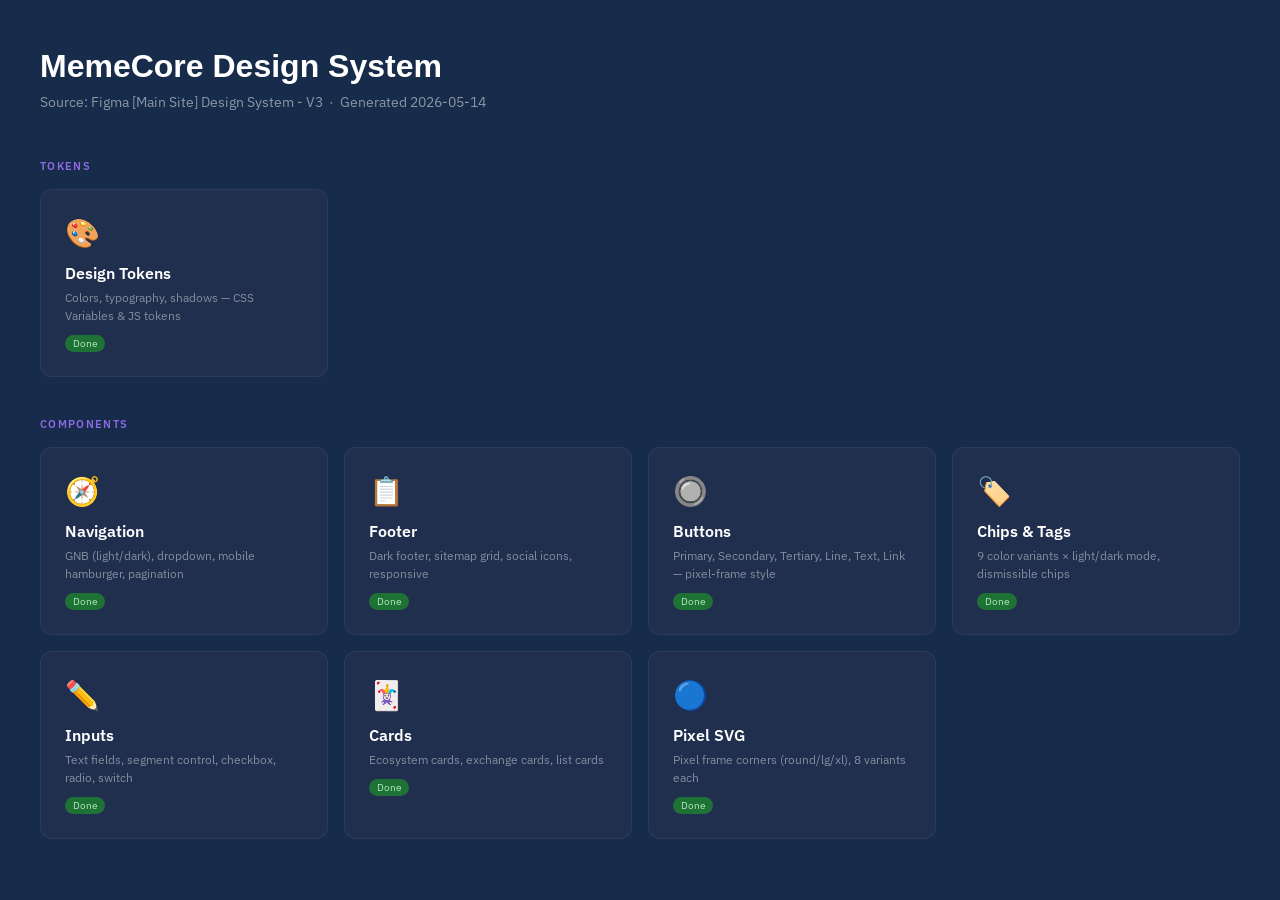
<file: DesignSystem/index.html>
<!DOCTYPE html>
<html lang="ko">
<head>
  <meta charset="UTF-8" />
  <meta name="viewport" content="width=device-width, initial-scale=1.0" />
  <title>MemeCore Design System</title>
  <link rel="stylesheet" href="tokens.css" />
  <style>
    * { box-sizing: border-box; margin: 0; padding: 0; }
    body { background: var(--color-bg-night); color: var(--color-white); font-family: var(--font-body); padding: 48px 40px; }
    h1 { font-family: var(--font-display); font-size: 32px; margin-bottom: 8px; }
    .subtitle { color: rgba(255,255,255,0.5); font-size: 14px; margin-bottom: 48px; }
    .grid { display: grid; grid-template-columns: repeat(auto-fill, minmax(240px, 1fr)); gap: 16px; }
    .card {
      background: var(--color-bg-night-mid);
      border-radius: 12px;
      padding: 24px;
      text-decoration: none;
      color: var(--color-white);
      transition: background 0.15s, transform 0.15s;
      border: 1px solid rgba(255,255,255,0.06);
    }
    .card:hover { background: #263450; transform: translateY(-2px); }
    .card-icon { font-size: 28px; margin-bottom: 12px; }
    .card-title { font-weight: 600; font-size: 16px; margin-bottom: 6px; }
    .card-desc { font-size: 12px; color: rgba(255,255,255,0.45); line-height: 1.5; }
    .card-status { display: inline-block; margin-top: 10px; font-size: 10px; padding: 2px 8px; border-radius: 999px; }
    .done { background: #1f7236; color: #b6ebc5; }
    .section-title { font-size: 11px; font-weight: 600; letter-spacing: 0.12em; text-transform: uppercase; color: var(--color-primary-light); margin: 40px 0 16px; }
  </style>
</head>
<body>
  <h1>MemeCore Design System</h1>
  <p class="subtitle">Source: Figma [Main Site] Design System - V3 &nbsp;·&nbsp; Generated 2026-05-14</p>

  <div class="section-title">Tokens</div>
  <div class="grid">
    <a class="card" href="tokens-preview.html">
      <div class="card-icon">🎨</div>
      <div class="card-title">Design Tokens</div>
      <div class="card-desc">Colors, typography, shadows — CSS Variables &amp; JS tokens</div>
      <span class="card-status done">Done</span>
    </a>
  </div>

  <div class="section-title">Components</div>
  <div class="grid">
    <a class="card" href="components/navigation-preview.html">
      <div class="card-icon">🧭</div>
      <div class="card-title">Navigation</div>
      <div class="card-desc">GNB (light/dark), dropdown, mobile hamburger, pagination</div>
      <span class="card-status done">Done</span>
    </a>
    <a class="card" href="components/footer-preview.html">
      <div class="card-icon">📋</div>
      <div class="card-title">Footer</div>
      <div class="card-desc">Dark footer, sitemap grid, social icons, responsive</div>
      <span class="card-status done">Done</span>
    </a>
    <a class="card" href="components/buttons.html">
      <div class="card-icon">🔘</div>
      <div class="card-title">Buttons</div>
      <div class="card-desc">Primary, Secondary, Tertiary, Line, Text, Link — pixel-frame style</div>
      <span class="card-status done">Done</span>
    </a>
    <a class="card" href="components/chips-preview.html">
      <div class="card-icon">🏷️</div>
      <div class="card-title">Chips &amp; Tags</div>
      <div class="card-desc">9 color variants × light/dark mode, dismissible chips</div>
      <span class="card-status done">Done</span>
    </a>
    <a class="card" href="components/inputs-preview.html">
      <div class="card-icon">✏️</div>
      <div class="card-title">Inputs</div>
      <div class="card-desc">Text fields, segment control, checkbox, radio, switch</div>
      <span class="card-status done">Done</span>
    </a>
    <a class="card" href="components/cards-preview.html">
      <div class="card-icon">🃏</div>
      <div class="card-title">Cards</div>
      <div class="card-desc">Ecosystem cards, exchange cards, list cards</div>
      <span class="card-status done">Done</span>
    </a>
    <a class="card" href="components/cards-preview.html#pixel-svg">
      <div class="card-icon">🔵</div>
      <div class="card-title">Pixel SVG</div>
      <div class="card-desc">Pixel frame corners (round/lg/xl), 8 variants each</div>
      <span class="card-status done">Done</span>
    </a>
  </div>
</body>
</html>
</file>
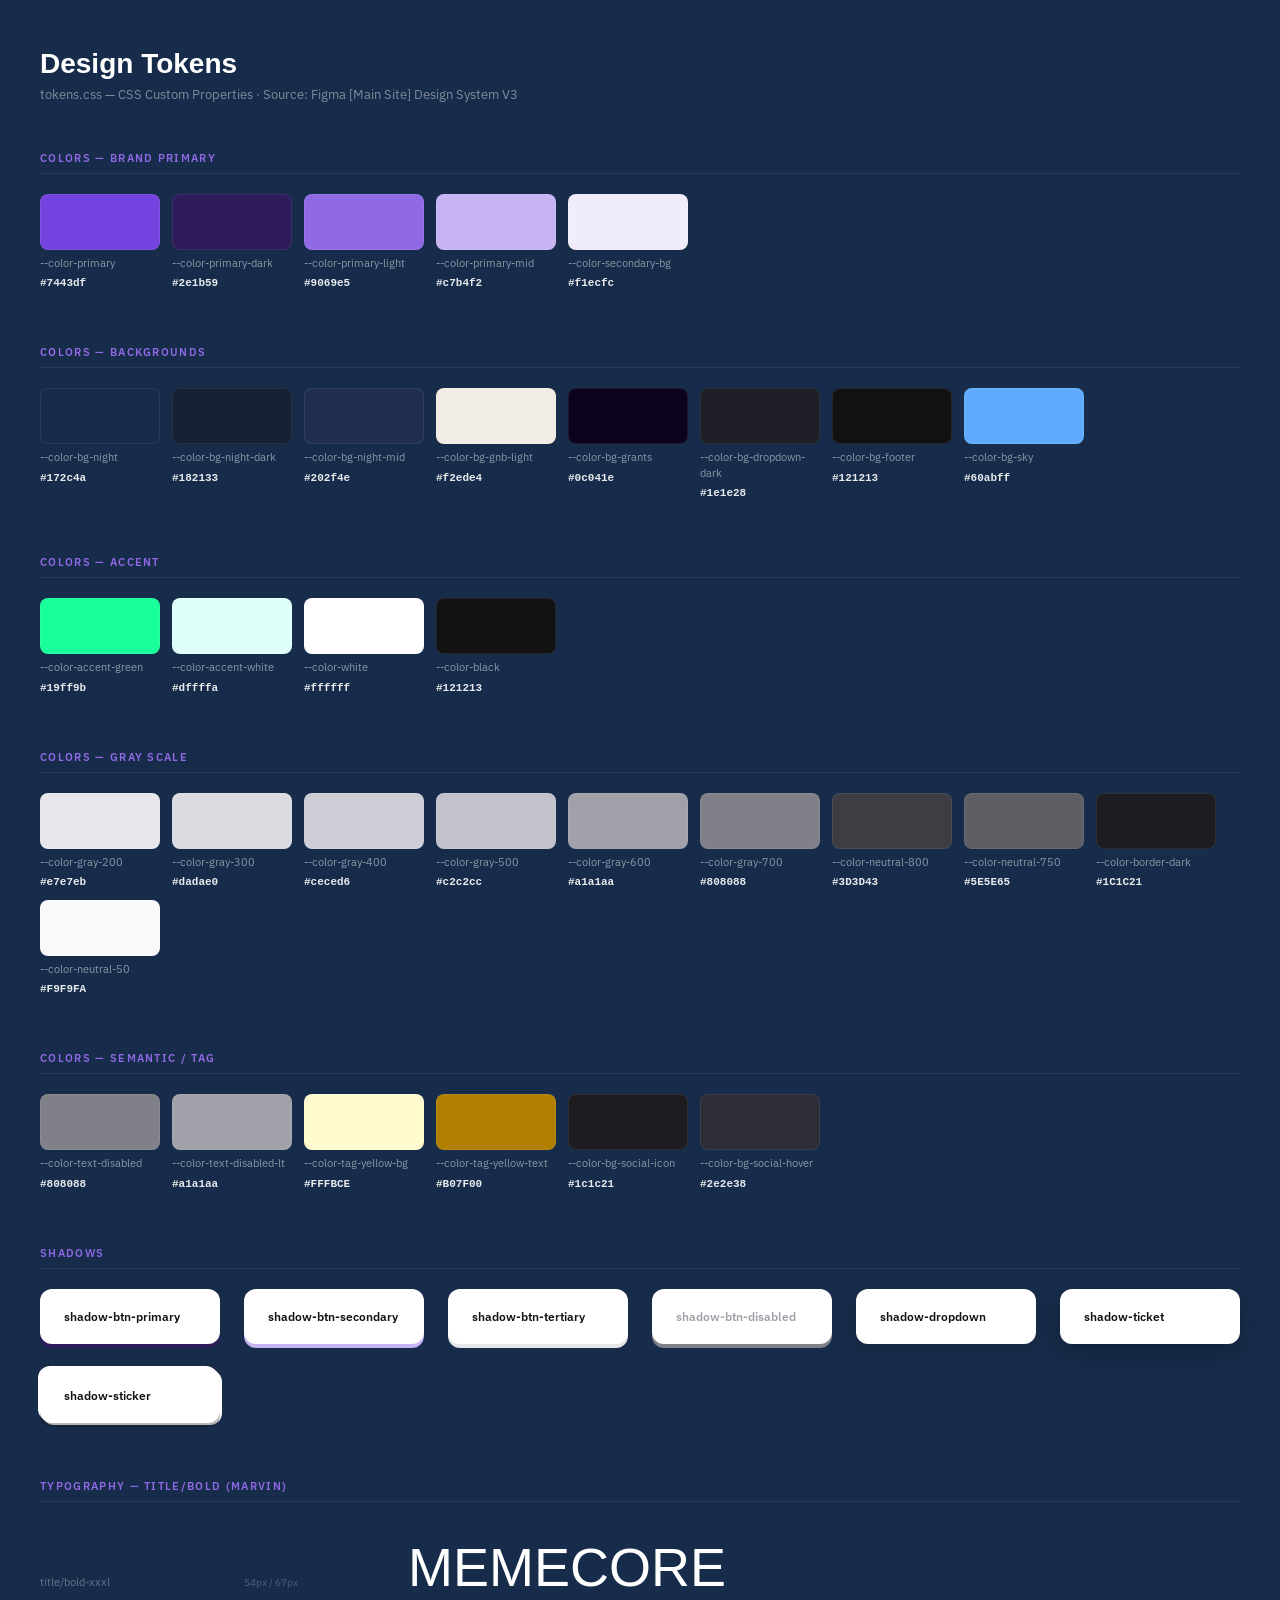
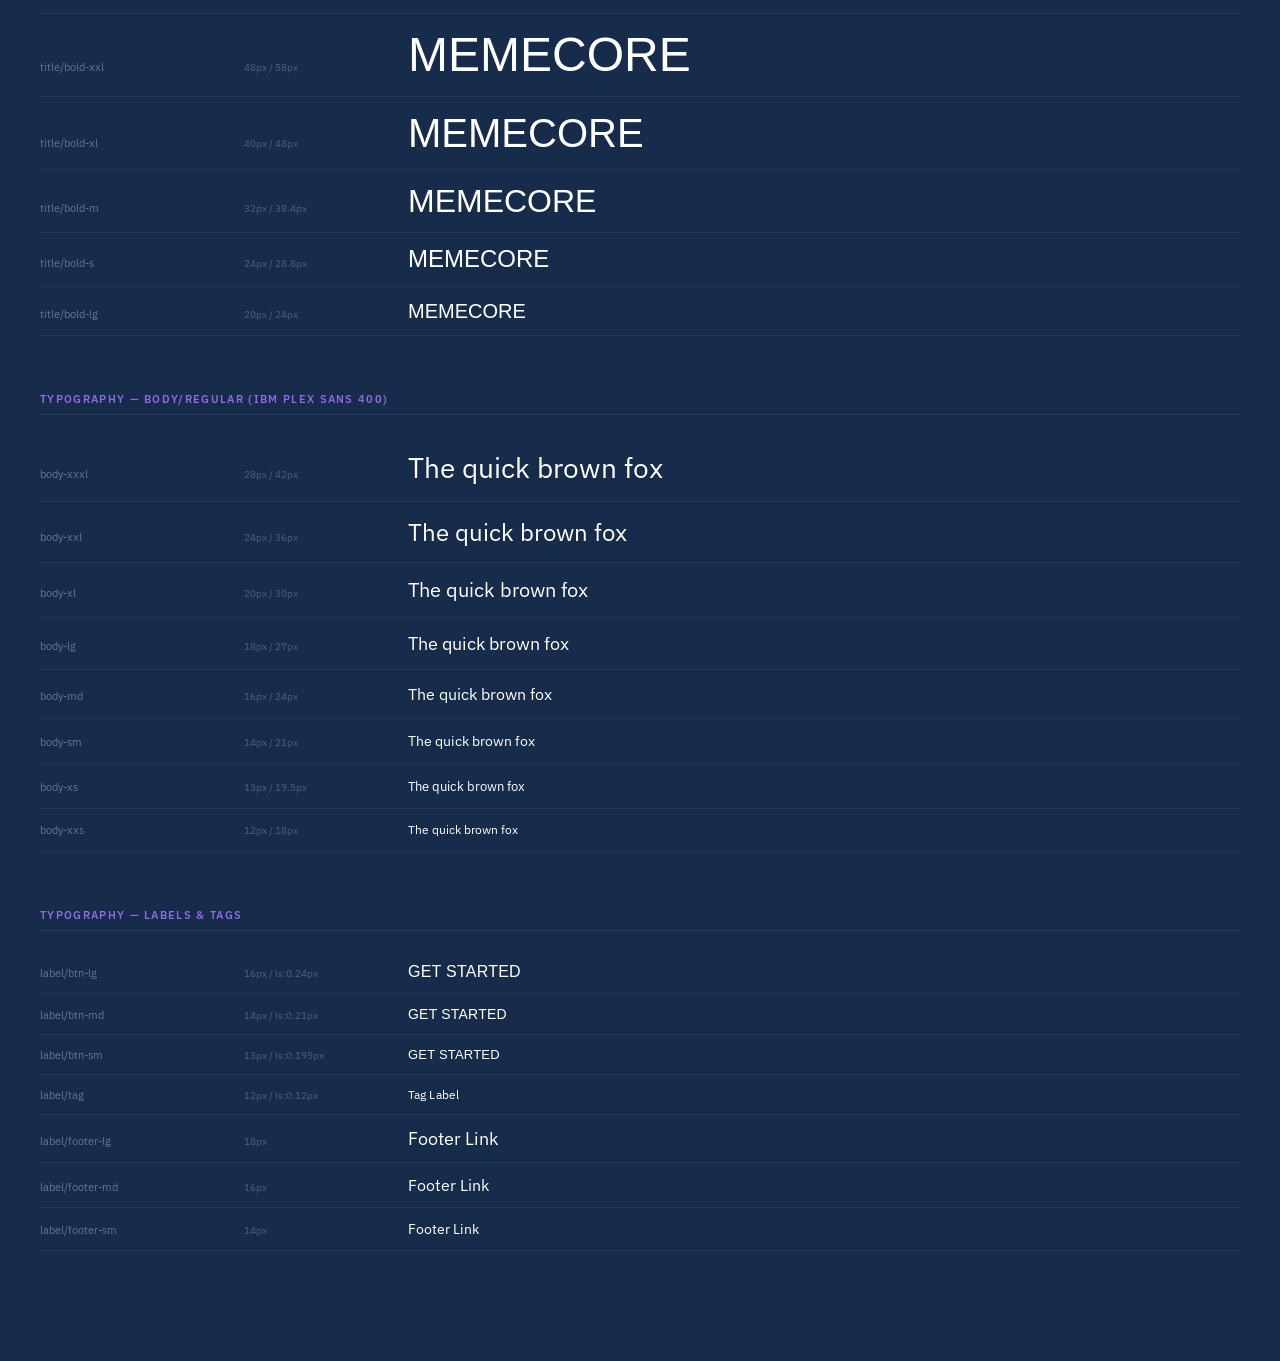
<file: DesignSystem/tokens-preview.html>
<!DOCTYPE html>
<html lang="ko">
<head>
  <meta charset="UTF-8" />
  <meta name="viewport" content="width=device-width, initial-scale=1.0" />
  <title>MemeCore — Design Tokens</title>
  <link rel="stylesheet" href="tokens.css" />
  <style>
    * { box-sizing: border-box; margin: 0; padding: 0; }
    body { background: var(--color-bg-night); color: var(--color-white); font-family: var(--font-body); padding: 48px 40px; }
    h1 { font-family: var(--font-display); font-size: 28px; margin-bottom: 6px; }
    .subtitle { color: rgba(255,255,255,0.45); font-size: 13px; margin-bottom: 48px; }
    .section { margin-bottom: 56px; }
    .section-title { font-size: 11px; font-weight: 600; letter-spacing: 0.12em; text-transform: uppercase; color: var(--color-primary-light); margin-bottom: 20px; padding-bottom: 8px; border-bottom: 1px solid rgba(255,255,255,0.08); }

    /* Color grid */
    .color-grid { display: flex; flex-wrap: wrap; gap: 12px; }
    .color-chip { display: flex; flex-direction: column; gap: 6px; width: 120px; }
    .color-swatch { height: 56px; border-radius: 8px; border: 1px solid rgba(255,255,255,0.08); }
    .color-name { font-size: 11px; color: rgba(255,255,255,0.5); line-height: 1.4; }
    .color-value { font-size: 11px; font-weight: 600; color: rgba(255,255,255,0.9); font-family: 'IBM Plex Mono', monospace; }

    /* Typography specimens */
    .type-row { display: flex; align-items: baseline; gap: 24px; padding: 12px 0; border-bottom: 1px solid rgba(255,255,255,0.05); }
    .type-label { font-size: 11px; color: rgba(255,255,255,0.35); width: 180px; flex-shrink: 0; }
    .type-spec { font-size: 10px; color: rgba(255,255,255,0.25); width: 140px; flex-shrink: 0; }

    /* Shadow samples */
    .shadow-grid { display: flex; flex-wrap: wrap; gap: 24px; }
    .shadow-chip { background: var(--color-white); border-radius: 12px; padding: 20px 24px; color: var(--color-black); font-size: 12px; font-weight: 600; min-width: 180px; }

    /* Spacing strip */
    .space-row { display: flex; align-items: center; gap: 16px; margin-bottom: 8px; }
    .space-bar { background: var(--color-primary-light); border-radius: 2px; height: 8px; }
    .space-label { font-size: 11px; color: rgba(255,255,255,0.45); }
  </style>
</head>
<body>

  <h1>Design Tokens</h1>
  <p class="subtitle">tokens.css — CSS Custom Properties · Source: Figma [Main Site] Design System V3</p>

  <!-- COLORS: Brand -->
  <div class="section">
    <div class="section-title">Colors — Brand Primary</div>
    <div class="color-grid">
      <div class="color-chip">
        <div class="color-swatch" style="background:var(--color-primary)"></div>
        <div class="color-name">--color-primary</div>
        <div class="color-value">#7443df</div>
      </div>
      <div class="color-chip">
        <div class="color-swatch" style="background:var(--color-primary-dark)"></div>
        <div class="color-name">--color-primary-dark</div>
        <div class="color-value">#2e1b59</div>
      </div>
      <div class="color-chip">
        <div class="color-swatch" style="background:var(--color-primary-light)"></div>
        <div class="color-name">--color-primary-light</div>
        <div class="color-value">#9069e5</div>
      </div>
      <div class="color-chip">
        <div class="color-swatch" style="background:var(--color-primary-mid)"></div>
        <div class="color-name">--color-primary-mid</div>
        <div class="color-value">#c7b4f2</div>
      </div>
      <div class="color-chip">
        <div class="color-swatch" style="background:var(--color-secondary-bg)"></div>
        <div class="color-name">--color-secondary-bg</div>
        <div class="color-value">#f1ecfc</div>
      </div>
    </div>
  </div>

  <!-- COLORS: Backgrounds -->
  <div class="section">
    <div class="section-title">Colors — Backgrounds</div>
    <div class="color-grid">
      <div class="color-chip">
        <div class="color-swatch" style="background:var(--color-bg-night)"></div>
        <div class="color-name">--color-bg-night</div>
        <div class="color-value">#172c4a</div>
      </div>
      <div class="color-chip">
        <div class="color-swatch" style="background:var(--color-bg-night-dark)"></div>
        <div class="color-name">--color-bg-night-dark</div>
        <div class="color-value">#182133</div>
      </div>
      <div class="color-chip">
        <div class="color-swatch" style="background:var(--color-bg-night-mid)"></div>
        <div class="color-name">--color-bg-night-mid</div>
        <div class="color-value">#202f4e</div>
      </div>
      <div class="color-chip">
        <div class="color-swatch" style="background:var(--color-bg-gnb-light)"></div>
        <div class="color-name">--color-bg-gnb-light</div>
        <div class="color-value">#f2ede4</div>
      </div>
      <div class="color-chip">
        <div class="color-swatch" style="background:var(--color-bg-grants)"></div>
        <div class="color-name">--color-bg-grants</div>
        <div class="color-value">#0c041e</div>
      </div>
      <div class="color-chip">
        <div class="color-swatch" style="background:var(--color-bg-dropdown-dark)"></div>
        <div class="color-name">--color-bg-dropdown-dark</div>
        <div class="color-value">#1e1e28</div>
      </div>
      <div class="color-chip">
        <div class="color-swatch" style="background:var(--color-bg-footer)"></div>
        <div class="color-name">--color-bg-footer</div>
        <div class="color-value">#121213</div>
      </div>
      <div class="color-chip">
        <div class="color-swatch" style="background:var(--color-bg-sky)"></div>
        <div class="color-name">--color-bg-sky</div>
        <div class="color-value">#60abff</div>
      </div>
    </div>
  </div>

  <!-- COLORS: Accent -->
  <div class="section">
    <div class="section-title">Colors — Accent</div>
    <div class="color-grid">
      <div class="color-chip">
        <div class="color-swatch" style="background:var(--color-accent-green)"></div>
        <div class="color-name">--color-accent-green</div>
        <div class="color-value">#19ff9b</div>
      </div>
      <div class="color-chip">
        <div class="color-swatch" style="background:var(--color-accent-white)"></div>
        <div class="color-name">--color-accent-white</div>
        <div class="color-value">#dffffa</div>
      </div>
      <div class="color-chip">
        <div class="color-swatch" style="background:var(--color-white); border:1px solid rgba(255,255,255,0.15)"></div>
        <div class="color-name">--color-white</div>
        <div class="color-value">#ffffff</div>
      </div>
      <div class="color-chip">
        <div class="color-swatch" style="background:var(--color-black)"></div>
        <div class="color-name">--color-black</div>
        <div class="color-value">#121213</div>
      </div>
    </div>
  </div>

  <!-- COLORS: Gray Scale -->
  <div class="section">
    <div class="section-title">Colors — Gray Scale</div>
    <div class="color-grid">
      <div class="color-chip">
        <div class="color-swatch" style="background:var(--color-gray-200)"></div>
        <div class="color-name">--color-gray-200</div>
        <div class="color-value">#e7e7eb</div>
      </div>
      <div class="color-chip">
        <div class="color-swatch" style="background:var(--color-gray-300)"></div>
        <div class="color-name">--color-gray-300</div>
        <div class="color-value">#dadae0</div>
      </div>
      <div class="color-chip">
        <div class="color-swatch" style="background:var(--color-gray-400)"></div>
        <div class="color-name">--color-gray-400</div>
        <div class="color-value">#ceced6</div>
      </div>
      <div class="color-chip">
        <div class="color-swatch" style="background:var(--color-gray-500)"></div>
        <div class="color-name">--color-gray-500</div>
        <div class="color-value">#c2c2cc</div>
      </div>
      <div class="color-chip">
        <div class="color-swatch" style="background:var(--color-gray-600)"></div>
        <div class="color-name">--color-gray-600</div>
        <div class="color-value">#a1a1aa</div>
      </div>
      <div class="color-chip">
        <div class="color-swatch" style="background:var(--color-gray-700)"></div>
        <div class="color-name">--color-gray-700</div>
        <div class="color-value">#808088</div>
      </div>
      <div class="color-chip">
        <div class="color-swatch" style="background:var(--color-neutral-800)"></div>
        <div class="color-name">--color-neutral-800</div>
        <div class="color-value">#3D3D43</div>
      </div>
      <div class="color-chip">
        <div class="color-swatch" style="background:var(--color-neutral-750)"></div>
        <div class="color-name">--color-neutral-750</div>
        <div class="color-value">#5E5E65</div>
      </div>
      <div class="color-chip">
        <div class="color-swatch" style="background:var(--color-border-dark)"></div>
        <div class="color-name">--color-border-dark</div>
        <div class="color-value">#1C1C21</div>
      </div>
      <div class="color-chip">
        <div class="color-swatch" style="background:var(--color-neutral-50); border:1px solid rgba(255,255,255,0.12)"></div>
        <div class="color-name">--color-neutral-50</div>
        <div class="color-value">#F9F9FA</div>
      </div>
    </div>
  </div>

  <!-- COLORS: Semantic -->
  <div class="section">
    <div class="section-title">Colors — Semantic / Tag</div>
    <div class="color-grid">
      <div class="color-chip">
        <div class="color-swatch" style="background:var(--color-text-disabled)"></div>
        <div class="color-name">--color-text-disabled</div>
        <div class="color-value">#808088</div>
      </div>
      <div class="color-chip">
        <div class="color-swatch" style="background:var(--color-text-disabled-lt)"></div>
        <div class="color-name">--color-text-disabled-lt</div>
        <div class="color-value">#a1a1aa</div>
      </div>
      <div class="color-chip">
        <div class="color-swatch" style="background:var(--color-tag-yellow-bg)"></div>
        <div class="color-name">--color-tag-yellow-bg</div>
        <div class="color-value">#FFFBCE</div>
      </div>
      <div class="color-chip">
        <div class="color-swatch" style="background:var(--color-tag-yellow-text)"></div>
        <div class="color-name">--color-tag-yellow-text</div>
        <div class="color-value">#B07F00</div>
      </div>
      <div class="color-chip">
        <div class="color-swatch" style="background:var(--color-bg-social-icon)"></div>
        <div class="color-name">--color-bg-social-icon</div>
        <div class="color-value">#1c1c21</div>
      </div>
      <div class="color-chip">
        <div class="color-swatch" style="background:var(--color-bg-social-hover)"></div>
        <div class="color-name">--color-bg-social-hover</div>
        <div class="color-value">#2e2e38</div>
      </div>
    </div>
  </div>

  <!-- SHADOWS -->
  <div class="section">
    <div class="section-title">Shadows</div>
    <div class="shadow-grid">
      <div class="shadow-chip" style="box-shadow:var(--shadow-btn-primary)">shadow-btn-primary</div>
      <div class="shadow-chip" style="box-shadow:var(--shadow-btn-secondary)">shadow-btn-secondary</div>
      <div class="shadow-chip" style="box-shadow:var(--shadow-btn-tertiary)">shadow-btn-tertiary</div>
      <div class="shadow-chip" style="box-shadow:var(--shadow-btn-disabled); color:#a1a1aa">shadow-btn-disabled</div>
      <div class="shadow-chip" style="box-shadow:var(--shadow-dropdown)">shadow-dropdown</div>
      <div class="shadow-chip" style="box-shadow:var(--shadow-ticket)">shadow-ticket</div>
      <div class="shadow-chip" style="box-shadow:var(--shadow-sticker)">shadow-sticker</div>
    </div>
  </div>

  <!-- TYPOGRAPHY: Marvin Display -->
  <div class="section">
    <div class="section-title">Typography — title/bold (Marvin)</div>
    <div class="type-row">
      <div class="type-label">title/bold-xxxl</div>
      <div class="type-spec">54px / 67px</div>
      <div style="font-family:var(--font-display);font-size:var(--text-title-bold-xxxl);line-height:var(--lh-title-bold-xxxl)">MEMECORE</div>
    </div>
    <div class="type-row">
      <div class="type-label">title/bold-xxl</div>
      <div class="type-spec">48px / 58px</div>
      <div style="font-family:var(--font-display);font-size:var(--text-title-bold-xxl);line-height:var(--lh-title-bold-xxl)">MEMECORE</div>
    </div>
    <div class="type-row">
      <div class="type-label">title/bold-xl</div>
      <div class="type-spec">40px / 48px</div>
      <div style="font-family:var(--font-display);font-size:var(--text-title-bold-xl);line-height:var(--lh-title-bold-xl)">MEMECORE</div>
    </div>
    <div class="type-row">
      <div class="type-label">title/bold-m</div>
      <div class="type-spec">32px / 38.4px</div>
      <div style="font-family:var(--font-display);font-size:var(--text-title-bold-m);line-height:var(--lh-title-bold-m)">MEMECORE</div>
    </div>
    <div class="type-row">
      <div class="type-label">title/bold-s</div>
      <div class="type-spec">24px / 28.8px</div>
      <div style="font-family:var(--font-display);font-size:var(--text-title-bold-s);line-height:var(--lh-title-bold-s)">MEMECORE</div>
    </div>
    <div class="type-row">
      <div class="type-label">title/bold-lg</div>
      <div class="type-spec">20px / 24px</div>
      <div style="font-family:var(--font-display);font-size:var(--text-title-bold-lg);line-height:var(--lh-title-bold-lg)">MEMECORE</div>
    </div>
  </div>

  <!-- TYPOGRAPHY: IBM Plex Sans Body -->
  <div class="section">
    <div class="section-title">Typography — body/regular (IBM Plex Sans 400)</div>
    <div class="type-row">
      <div class="type-label">body-xxxl</div>
      <div class="type-spec">28px / 42px</div>
      <div style="font-size:var(--text-body-xxxl);line-height:var(--lh-body-xxxl)">The quick brown fox</div>
    </div>
    <div class="type-row">
      <div class="type-label">body-xxl</div>
      <div class="type-spec">24px / 36px</div>
      <div style="font-size:var(--text-body-xxl);line-height:var(--lh-body-xxl)">The quick brown fox</div>
    </div>
    <div class="type-row">
      <div class="type-label">body-xl</div>
      <div class="type-spec">20px / 30px</div>
      <div style="font-size:var(--text-body-xl);line-height:var(--lh-body-xl)">The quick brown fox</div>
    </div>
    <div class="type-row">
      <div class="type-label">body-lg</div>
      <div class="type-spec">18px / 27px</div>
      <div style="font-size:var(--text-body-lg);line-height:var(--lh-body-lg)">The quick brown fox</div>
    </div>
    <div class="type-row">
      <div class="type-label">body-md</div>
      <div class="type-spec">16px / 24px</div>
      <div style="font-size:var(--text-body-md);line-height:var(--lh-body-md)">The quick brown fox</div>
    </div>
    <div class="type-row">
      <div class="type-label">body-sm</div>
      <div class="type-spec">14px / 21px</div>
      <div style="font-size:var(--text-body-sm);line-height:var(--lh-body-sm)">The quick brown fox</div>
    </div>
    <div class="type-row">
      <div class="type-label">body-xs</div>
      <div class="type-spec">13px / 19.5px</div>
      <div style="font-size:var(--text-body-xs);line-height:var(--lh-body-xs)">The quick brown fox</div>
    </div>
    <div class="type-row">
      <div class="type-label">body-xxs</div>
      <div class="type-spec">12px / 18px</div>
      <div style="font-size:var(--text-body-xxs);line-height:var(--lh-body-xxs)">The quick brown fox</div>
    </div>
  </div>

  <!-- TYPOGRAPHY: Labels -->
  <div class="section">
    <div class="section-title">Typography — Labels &amp; Tags</div>
    <div class="type-row">
      <div class="type-label">label/btn-lg</div>
      <div class="type-spec">16px / ls:0.24px</div>
      <div style="font-family:var(--font-display);font-size:var(--text-label-btn-lg);letter-spacing:var(--ls-label-btn-lg)">GET STARTED</div>
    </div>
    <div class="type-row">
      <div class="type-label">label/btn-md</div>
      <div class="type-spec">14px / ls:0.21px</div>
      <div style="font-family:var(--font-display);font-size:var(--text-label-btn-md);letter-spacing:var(--ls-label-btn-md)">GET STARTED</div>
    </div>
    <div class="type-row">
      <div class="type-label">label/btn-sm</div>
      <div class="type-spec">13px / ls:0.195px</div>
      <div style="font-family:var(--font-display);font-size:var(--text-label-btn-sm);letter-spacing:var(--ls-label-btn-sm)">GET STARTED</div>
    </div>
    <div class="type-row">
      <div class="type-label">label/tag</div>
      <div class="type-spec">12px / ls:0.12px</div>
      <div style="font-size:var(--text-label-tag);letter-spacing:var(--ls-label-tag)">Tag Label</div>
    </div>
    <div class="type-row">
      <div class="type-label">label/footer-lg</div>
      <div class="type-spec">18px</div>
      <div style="font-size:var(--text-label-footer-lg)">Footer Link</div>
    </div>
    <div class="type-row">
      <div class="type-label">label/footer-md</div>
      <div class="type-spec">16px</div>
      <div style="font-size:var(--text-label-footer-md)">Footer Link</div>
    </div>
    <div class="type-row">
      <div class="type-label">label/footer-sm</div>
      <div class="type-spec">14px</div>
      <div style="font-size:var(--text-label-footer-sm)">Footer Link</div>
    </div>
  </div>

</body>
</html>
</file>
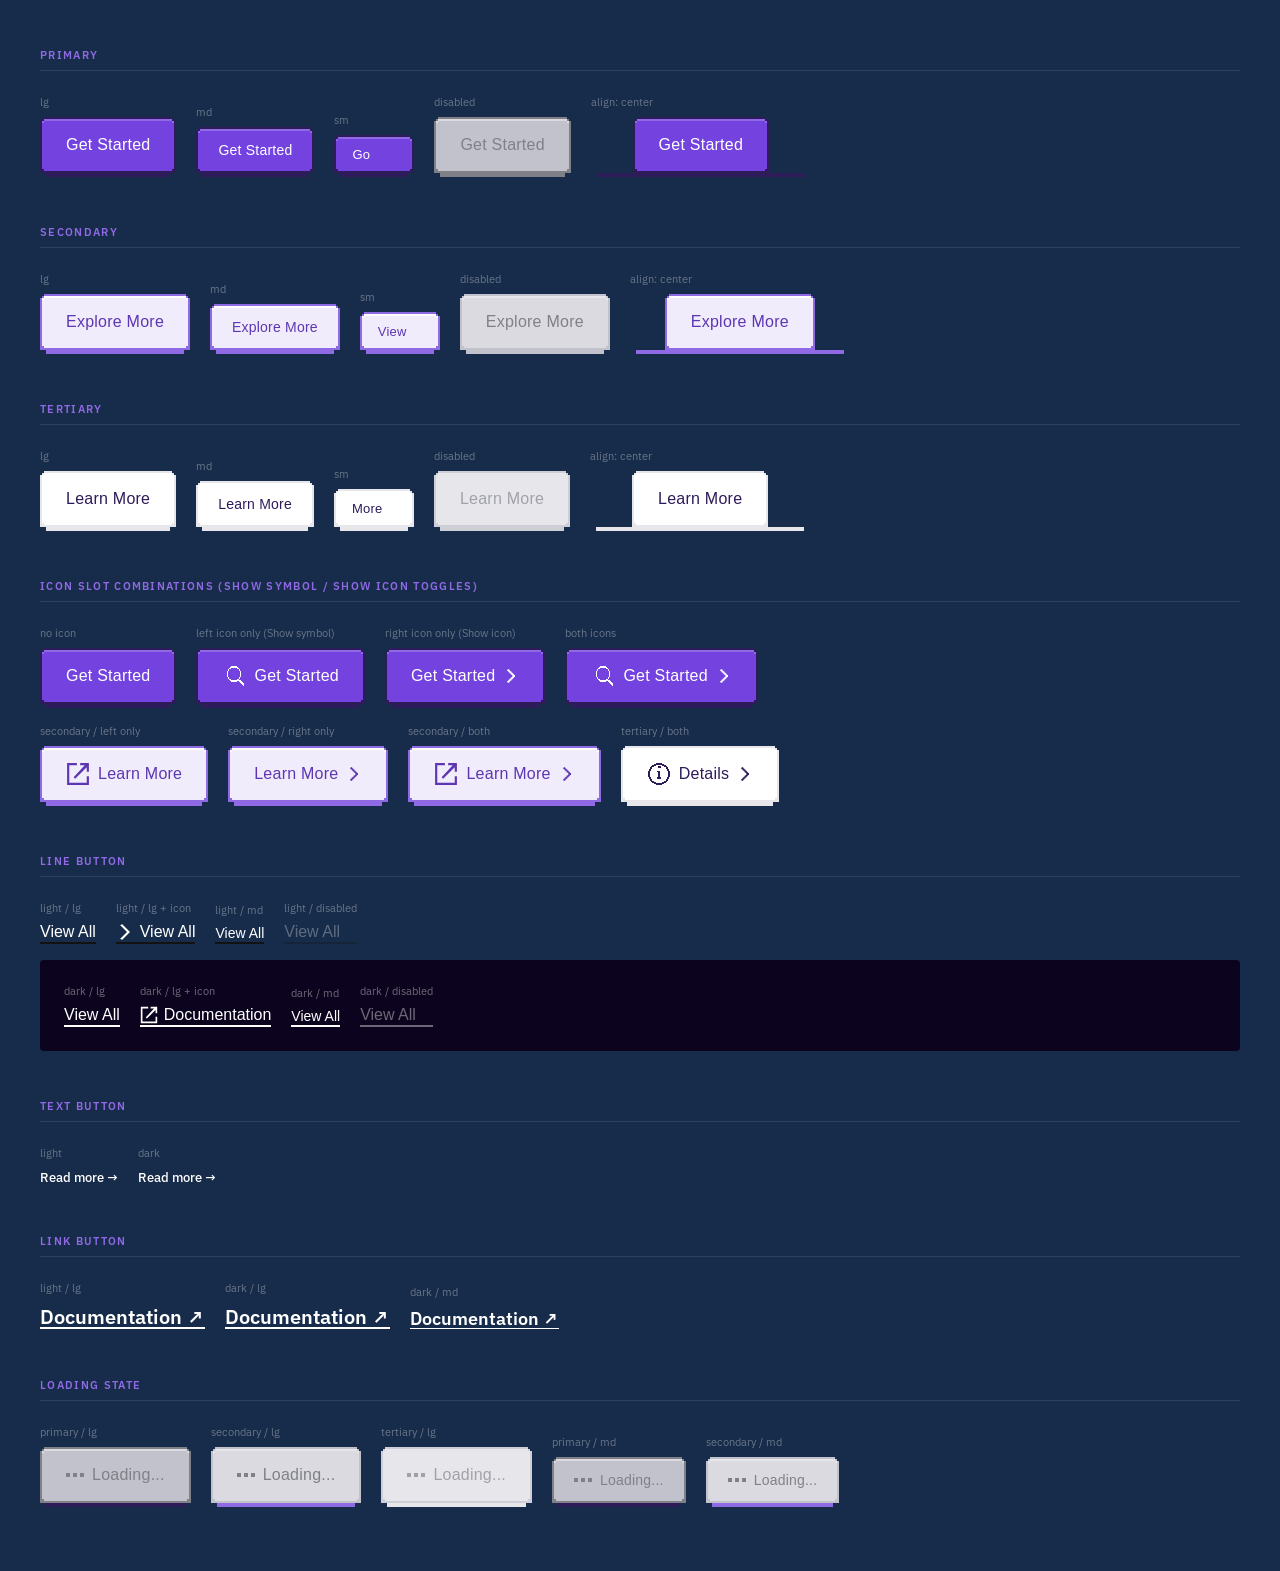
<file: DesignSystem/components/buttons.html>
<!DOCTYPE html>
<html lang="ko">
<head>
  <meta charset="UTF-8" />
  <meta name="viewport" content="width=device-width, initial-scale=1.0" />
  <title>MemeCore — Buttons</title>
  <link rel="stylesheet" href="../tokens.css" />
  <link rel="stylesheet" href="buttons.css" />
  <style>
    * { box-sizing: border-box; margin: 0; padding: 0; }
    body { background: var(--color-bg-night); color: var(--color-white); font-family: var(--font-body); padding: 48px 40px; }
    h2 { font-size: 11px; font-weight: 600; letter-spacing: 0.12em; text-transform: uppercase; color: var(--color-primary-light); margin: 48px 0 24px; padding-bottom: 8px; border-bottom: 1px solid rgba(255,255,255,0.1); }
    h2:first-of-type { margin-top: 0; }
    .row { display: flex; align-items: flex-end; gap: 20px; flex-wrap: wrap; margin-bottom: 16px; }
    .label { font-size: 11px; color: rgba(255,255,255,0.35); margin-bottom: 8px; }
    .col { display: flex; flex-direction: column; }
    .dark-bg { background: var(--color-bg-grants); padding: 24px; border-radius: 4px; display: flex; gap: 20px; flex-wrap: wrap; align-items: flex-end; }
  </style>
</head>
<body>

<!-- ═══════════════════════════════════════════════════════════
     Inline SVG sprite — all pixel icons as <symbol> elements
     Usage: <use href="#icon-NAME"/>
═══════════════════════════════════════════════════════════ -->
<svg xmlns="http://www.w3.org/2000/svg" style="display:none" aria-hidden="true">
  <symbol id="icon-arrow-down" viewBox="31.0 24.0 18.0 11.0">
    <path d="M48 26V27H47V28H46V29H45V30H44V31H43V32H42V33H41V34H39V33H38V32H37V31H36V30H35V29H34V28H33V27H32V26H33V25H34V26H35V27H36V28H37V29H38V30H39V31H41V30H42V29H43V28H44V27H45V26H46V25H47V26H48Z" fill="currentColor"/>
  </symbol>
  <symbol id="icon-arrow-left" viewBox="34.0 21.0 11.0 18.0">
    <path fill-rule="evenodd" clip-rule="evenodd" d="M42.5 22H43.5V23H44.5V24H43.5V25H42.5V26H41.5V27H40.5V28H39.5V29H38.5V30V31H39.5V32H40.5V33H41.5V34H42.5V35H43.5V36H44.5V37H43.5V38H42.5V37H41.5V36H40.5V35H39.5V34H38.5V33H37.5V32H36.5V31H35.5V29H36.5V28H37.5V27H38.5V26H39.5V25H40.5V24H41.5V23H42.5V22Z" fill="currentColor"/>
  </symbol>
  <symbol id="icon-arrow-right" viewBox="34.0 21.0 11.0 18.0">
    <path fill-rule="evenodd" clip-rule="evenodd" d="M37 22H36V23H35V24H36V25H37V26H38V27H39V28H40V29H41V30V31H40V32H39V33H38V34H37V35H36V36H35V37H36V38H37V37H38V36H39V35H40V34H41V33H42V32H43V31H44V29H43V28H42V27H41V26H40V25H39V24H38V23H37V22Z" fill="currentColor"/>
  </symbol>
  <symbol id="icon-arrow-up" viewBox="31.0 24.0 18.0 11.0">
    <path fill-rule="evenodd" clip-rule="evenodd" d="M39 25H41V26H42V27H43V28H44V29H45V30H46V31H47V32H46V33H45V32H44V31H43V30H42V29H41V28H40V27H39V28H38V29H37V30H36V31H35V32H34V33H33V32H32V31H33V30H34V29H35V28H36V27H37V26H38V25H39Z" fill="currentColor"/>
  </symbol>
  <symbol id="icon-check" viewBox="29.0 21.0 22.0 16.0">
    <path d="M50 [base64]" fill="currentColor"/>
  </symbol>
  <symbol id="icon-check-circle" viewBox="18.0 18.0 24.0 24.0">
    <path d="M37 27V28H36V29H35V30H34V31H33V32H32V33H31V34H30V35H28V34H27V33H26V32H25V31H24V30H25V29H26V30H27V31H28V32H30V31H31V30H32V29H33V28H34V27H35V26H36V27H37Z" fill="currentColor"/>
    <path d="M40 27V25H39V23H38V22H37V21H35V20H33V19H27V20H25V21H23V22H22V23H21V25H20V27H19V33H20V35H21V37H22V38H23V39H25V40H27V41H33V40H35V39H37V38H38V37H39V35H40V33H41V27H40ZM38 33V35H37V37H35V38H33V39H27V38H25V37H23V35H22V33H21V27H22V25H23V23H25V22H27V21H33V22H35V23H37V25H38V27H39V33H38Z" fill="currentColor"/>
  </symbol>
  <symbol id="icon-copy" viewBox="21.0 19.0 26.0 30.0">
    <path fill-rule="evenodd" clip-rule="evenodd" d="M29 20H39V27H46V43H45V44H29V43H28V27H29V20ZM38 21H30V27H29V43H45V28H38V21ZM39 21V27H45L39 21Z" fill="currentColor"/>
  </symbol>
  <symbol id="icon-delete" viewBox="20.0 18.0 21.0 24.0">
    <path d="M36.5 23V22H35.5V21H34.5V20H33.5V19H27.5V20H26.5V21H25.5V22H24.5V23H20.5V25H21.5V24H39.5V25H40.5V23H36.5Z" fill="currentColor"/>
    <path d="M38.5 25H22.5V41H23.5V42H37.5V41H38.5V25ZM24.5 26H23.5V41H24.5V26ZM37.5 26H36.5V41H37.5V26Z" fill="currentColor"/>
    <path d="M28.5 27H27.5V40H28.5V27Z" fill="currentColor"/>
    <path d="M31.5 27H30.5V40H31.5V27Z" fill="currentColor"/>
    <path d="M34.5 27H33.5V40H34.5V27Z" fill="currentColor"/>
  </symbol>
  <symbol id="icon-info-circle" viewBox="18.0 18.0 24.0 24.0">
    <path d="M32 33V35H28V33H29V28H28V27H31V33H32Z" fill="currentColor"/>
    <path d="M32 24V22H29V24H32Z" fill="currentColor"/>
    <path d="M40 27V25H39V23H38V22H37V21H35V20H33V19H27V20H25V21H23V22H22V23H21V25H20V27H19V33H20V35H21V37H22V38H23V39H25V40H27V41H33V40H35V39H37V38H38V37H39V35H40V33H41V27H40ZM38 33V35H37V37H35V38H33V39H27V38H25V37H23V35H22V33H21V27H22V25H23V23H25V22H27V21H33V22H35V23H37V25H38V27H39V33H38Z" fill="currentColor"/>
    <path d="M29 27V28H31V27H29Z" fill="currentColor"/>
  </symbol>
  <symbol id="icon-minus" viewBox="21.0 28.0 18.0 4.0">
    <path fill-rule="evenodd" clip-rule="evenodd" d="M39 29H21V31H39V29Z" fill="currentColor"/>
  </symbol>
  <symbol id="icon-more-dot" viewBox="18.0 40.0 24.0 8.0">
    <path d="M32 43H33V45H32V46H31V47H29V46H28V45H27V43H28V42H29V41H31V42H32V43Z" fill="currentColor"/>
    <path d="M22 43H23V45H22V46H21V47H19V46H18V45H17V43H18V42H19V41H21V42H22V43Z" fill="currentColor"/>
    <path d="M42 43H43V45H42V46H41V47H39V46H38V45H37V43H38V42H39V41H41V42H42V43Z" fill="currentColor"/>
  </symbol>
  <symbol id="icon-outlink" viewBox="19.0 19.0 22.0 22.0">
    <path fill-rule="evenodd" clip-rule="evenodd" d="M20 20H29V22H22V38H38V32H40V40H20V20ZM32 20H40V28H38V23.83L27.41 34.41L26 33L36.17 22H32V20Z" fill="currentColor"/>
  </symbol>
  <symbol id="icon-plus" viewBox="21.0 21.0 18.0 18.0">
    <path fill-rule="evenodd" clip-rule="evenodd" d="M31 22H29V29H22V31H29V38H31V31H38V29H31V22Z" fill="currentColor"/>
  </symbol>
  <symbol id="icon-refresh" viewBox="20.0 18.0 20.0 24.0">
    <path fill-rule="evenodd" clip-rule="evenodd" d="M35 23H23H21V25V29H23V25H35V26H37V28H38V30H37V32H36V33H35V34H23V30H21V42H39V30H37V34H35V36H23V32H25V34H35V32H37V30H39V28H38V26H37V24H35V23Z" fill="currentColor"/>
  </symbol>
  <symbol id="icon-search" viewBox="18.0 18.0 24.0 24.0">
    <path d="M40 38V37H39V36H38V35H37V34H35V33H36V31H37V25H36V23H35V22H34V21H33V20H27V21H26V22H25V23H24V25H23V31H24V33H25V34H26V35H27V36H33V35H35V36H36V37H37V38H38V39H39V40H40V38ZM35 31V33H33V34H27V33H25V31H24V25H25V23H27V22H33V23H35V25H36V31H35Z" fill="currentColor"/>
  </symbol>
  <symbol id="icon-warning" viewBox="18.0 18.0 24.0 24.0">
    <path d="M40 38V36H39V34H38V32H37V30H36V28H35V26H34V24H33V22H32V20H31V19H29V20H28V22H27V24H26V26H25V28H24V30H23V32H22V34H21V36H20V38H19V41H21V42H39V41H41V38H40ZM30 22H31V24H32V26H33V28H34V30H35V32H36V34H37V36H38V38H39V40H21V38H22V36H23V34H24V32H25V30H26V28H27V26H28V24H29V22H30Z" fill="currentColor"/>
    <path d="M31 33V24H30V33H31Z" fill="currentColor"/>
    <path d="M31 36V34H30V36H31Z" fill="currentColor"/>
  </symbol>
  <symbol id="icon-x-circle" viewBox="18.0 18.0 24.0 24.0">
    <path d="M40 27V25H39V23H38V22H37V21H35V20H33V19H27V20H25V21H23V22H22V23H21V25H20V27H19V33H20V35H21V37H22V38H23V39H25V40H27V41H33V40H35V39H37V38H38V37H39V35H40V33H41V27H40ZM38 33V35H37V37H35V38H33V39H27V38H25V37H23V35H22V33H21V27H22V25H23V23H25V22H27V21H33V22H35V23H37V25H38V27H39V33H38Z" fill="currentColor"/>
    <path d="M35 25V24H34V25H33V26H32V27H31V28H30V29H29V30H28V31H27V32H26V33H27V32H28V31H29V30H30V29H31V28H32V27H33V26H34V25H35Z" fill="currentColor"/>
  </symbol>
  <symbol id="icon-x-close" viewBox="21.0 22.0 18.0 16.0">
    <path fill-rule="evenodd" clip-rule="evenodd" d="M22 23H26V25H28V27H32V25H34V23H38V25H36V27H34V29H32V31H34V33H36V35H38V37H34V35H32V33H30V31H28V33H26V35H24V37H22V35H24V33H26V31H28V29H26V27H24V25H22V23Z" fill="currentColor"/>
  </symbol>
</svg>

<!-- ═══════════════════════════════════════════════════════════ -->

  <h2>Primary</h2>
  <div class="row">
    <div class="col"><div class="label">lg</div>
      <button class="btn btn-primary btn-lg">
        <span class="btn-body">
          <svg class="btn-icon-left" aria-hidden="true"><use href="#icon-check-circle"/></svg>
          Get Started
          <svg class="btn-icon-right" aria-hidden="true"><use href="#icon-arrow-right"/></svg>
        </span>
      </button>
    </div>
    <div class="col"><div class="label">md</div>
      <button class="btn btn-primary btn-md">
        <span class="btn-body">
          <svg class="btn-icon-left" aria-hidden="true"><use href="#icon-check-circle"/></svg>
          Get Started
          <svg class="btn-icon-right" aria-hidden="true"><use href="#icon-arrow-right"/></svg>
        </span>
      </button>
    </div>
    <div class="col"><div class="label">sm</div>
      <button class="btn btn-primary btn-sm">
        <span class="btn-body">
          <svg class="btn-icon-left" aria-hidden="true"><use href="#icon-check-circle"/></svg>
          Go
          <svg class="btn-icon-right" aria-hidden="true"><use href="#icon-arrow-right"/></svg>
        </span>
      </button>
    </div>
    <div class="col"><div class="label">disabled</div>
      <button class="btn btn-primary btn-lg" disabled>
        <span class="btn-body">
          <svg class="btn-icon-left" aria-hidden="true"><use href="#icon-check-circle"/></svg>
          Get Started
          <svg class="btn-icon-right" aria-hidden="true"><use href="#icon-arrow-right"/></svg>
        </span>
      </button>
    </div>
    <div class="col"><div class="label">align: center</div>
      <button class="btn btn-primary btn-lg btn-center" style="width:220px">
        <span class="btn-body">
          <svg class="btn-icon-left" aria-hidden="true"><use href="#icon-check-circle"/></svg>
          Get Started
          <svg class="btn-icon-right" aria-hidden="true"><use href="#icon-arrow-right"/></svg>
        </span>
      </button>
    </div>
  </div>

  <h2>Secondary</h2>
  <div class="row">
    <div class="col"><div class="label">lg</div>
      <button class="btn btn-secondary btn-lg">
        <span class="btn-body">
          <svg class="btn-icon-left" aria-hidden="true"><use href="#icon-outlink"/></svg>
          Explore More
          <svg class="btn-icon-right" aria-hidden="true"><use href="#icon-arrow-right"/></svg>
        </span>
      </button>
    </div>
    <div class="col"><div class="label">md</div>
      <button class="btn btn-secondary btn-md">
        <span class="btn-body">
          <svg class="btn-icon-left" aria-hidden="true"><use href="#icon-outlink"/></svg>
          Explore More
          <svg class="btn-icon-right" aria-hidden="true"><use href="#icon-arrow-right"/></svg>
        </span>
      </button>
    </div>
    <div class="col"><div class="label">sm</div>
      <button class="btn btn-secondary btn-sm">
        <span class="btn-body">
          <svg class="btn-icon-left" aria-hidden="true"><use href="#icon-outlink"/></svg>
          View
          <svg class="btn-icon-right" aria-hidden="true"><use href="#icon-arrow-right"/></svg>
        </span>
      </button>
    </div>
    <div class="col"><div class="label">disabled</div>
      <button class="btn btn-secondary btn-lg" disabled>
        <span class="btn-body">
          <svg class="btn-icon-left" aria-hidden="true"><use href="#icon-outlink"/></svg>
          Explore More
          <svg class="btn-icon-right" aria-hidden="true"><use href="#icon-arrow-right"/></svg>
        </span>
      </button>
    </div>
    <div class="col"><div class="label">align: center</div>
      <button class="btn btn-secondary btn-lg btn-center" style="width:220px">
        <span class="btn-body">
          <svg class="btn-icon-left" aria-hidden="true"><use href="#icon-outlink"/></svg>
          Explore More
          <svg class="btn-icon-right" aria-hidden="true"><use href="#icon-arrow-right"/></svg>
        </span>
      </button>
    </div>
  </div>

  <h2>Tertiary</h2>
  <div class="row">
    <div class="col"><div class="label">lg</div>
      <button class="btn btn-tertiary btn-lg">
        <span class="btn-body">
          <svg class="btn-icon-left" aria-hidden="true"><use href="#icon-info-circle"/></svg>
          Learn More
          <svg class="btn-icon-right" aria-hidden="true"><use href="#icon-arrow-right"/></svg>
        </span>
      </button>
    </div>
    <div class="col"><div class="label">md</div>
      <button class="btn btn-tertiary btn-md">
        <span class="btn-body">
          <svg class="btn-icon-left" aria-hidden="true"><use href="#icon-info-circle"/></svg>
          Learn More
          <svg class="btn-icon-right" aria-hidden="true"><use href="#icon-arrow-right"/></svg>
        </span>
      </button>
    </div>
    <div class="col"><div class="label">sm</div>
      <button class="btn btn-tertiary btn-sm">
        <span class="btn-body">
          <svg class="btn-icon-left" aria-hidden="true"><use href="#icon-info-circle"/></svg>
          More
          <svg class="btn-icon-right" aria-hidden="true"><use href="#icon-arrow-right"/></svg>
        </span>
      </button>
    </div>
    <div class="col"><div class="label">disabled</div>
      <button class="btn btn-tertiary btn-lg" disabled>
        <span class="btn-body">
          <svg class="btn-icon-left" aria-hidden="true"><use href="#icon-info-circle"/></svg>
          Learn More
          <svg class="btn-icon-right" aria-hidden="true"><use href="#icon-arrow-right"/></svg>
        </span>
      </button>
    </div>
    <div class="col"><div class="label">align: center</div>
      <button class="btn btn-tertiary btn-lg btn-center" style="width:220px">
        <span class="btn-body">
          <svg class="btn-icon-left" aria-hidden="true"><use href="#icon-info-circle"/></svg>
          Learn More
          <svg class="btn-icon-right" aria-hidden="true"><use href="#icon-arrow-right"/></svg>
        </span>
      </button>
    </div>
  </div>

  <h2>Icon Slot Combinations (Show symbol / Show icon toggles)</h2>
  <div class="row">
    <div class="col"><div class="label">no icon</div>
      <button class="btn btn-primary btn-lg">
        <span class="btn-body">
          <svg class="btn-icon-left" aria-hidden="true"><use href="#icon-search"/></svg>
          Get Started
          <svg class="btn-icon-right" aria-hidden="true"><use href="#icon-arrow-right"/></svg>
        </span>
      </button>
    </div>
    <div class="col"><div class="label">left icon only (Show symbol)</div>
      <button class="btn btn-primary btn-lg has-left-icon">
        <span class="btn-body">
          <svg class="btn-icon-left" aria-hidden="true"><use href="#icon-search"/></svg>
          Get Started
          <svg class="btn-icon-right" aria-hidden="true"><use href="#icon-arrow-right"/></svg>
        </span>
      </button>
    </div>
    <div class="col"><div class="label">right icon only (Show icon)</div>
      <button class="btn btn-primary btn-lg has-right-icon">
        <span class="btn-body">
          <svg class="btn-icon-left" aria-hidden="true"><use href="#icon-search"/></svg>
          Get Started
          <svg class="btn-icon-right" aria-hidden="true"><use href="#icon-arrow-right"/></svg>
        </span>
      </button>
    </div>
    <div class="col"><div class="label">both icons</div>
      <button class="btn btn-primary btn-lg has-left-icon has-right-icon">
        <span class="btn-body">
          <svg class="btn-icon-left" aria-hidden="true"><use href="#icon-search"/></svg>
          Get Started
          <svg class="btn-icon-right" aria-hidden="true"><use href="#icon-arrow-right"/></svg>
        </span>
      </button>
    </div>
  </div>
  <div class="row">
    <div class="col"><div class="label">secondary / left only</div>
      <button class="btn btn-secondary btn-lg has-left-icon">
        <span class="btn-body">
          <svg class="btn-icon-left" aria-hidden="true"><use href="#icon-outlink"/></svg>
          Learn More
          <svg class="btn-icon-right" aria-hidden="true"><use href="#icon-arrow-right"/></svg>
        </span>
      </button>
    </div>
    <div class="col"><div class="label">secondary / right only</div>
      <button class="btn btn-secondary btn-lg has-right-icon">
        <span class="btn-body">
          <svg class="btn-icon-left" aria-hidden="true"><use href="#icon-outlink"/></svg>
          Learn More
          <svg class="btn-icon-right" aria-hidden="true"><use href="#icon-arrow-right"/></svg>
        </span>
      </button>
    </div>
    <div class="col"><div class="label">secondary / both</div>
      <button class="btn btn-secondary btn-lg has-left-icon has-right-icon">
        <span class="btn-body">
          <svg class="btn-icon-left" aria-hidden="true"><use href="#icon-outlink"/></svg>
          Learn More
          <svg class="btn-icon-right" aria-hidden="true"><use href="#icon-arrow-right"/></svg>
        </span>
      </button>
    </div>
    <div class="col"><div class="label">tertiary / both</div>
      <button class="btn btn-tertiary btn-lg has-left-icon has-right-icon">
        <span class="btn-body">
          <svg class="btn-icon-left" aria-hidden="true"><use href="#icon-info-circle"/></svg>
          Details
          <svg class="btn-icon-right" aria-hidden="true"><use href="#icon-arrow-right"/></svg>
        </span>
      </button>
    </div>
  </div>

  <h2>Line Button</h2>
  <div class="row">
    <div class="col"><div class="label">light / lg</div>
      <button class="btn-line btn-line-light btn-lg" style="color:var(--color-white)">View All</button>
    </div>
    <div class="col"><div class="label">light / lg + icon</div>
      <button class="btn-line btn-line-light btn-lg" style="color:var(--color-white)">
        <svg class="btn-icon" aria-hidden="true"><use href="#icon-arrow-right"/></svg>
        View All
      </button>
    </div>
    <div class="col"><div class="label">light / md</div>
      <button class="btn-line btn-line-light btn-md" style="color:var(--color-white)">View All</button>
    </div>
    <div class="col"><div class="label">light / disabled</div>
      <button class="btn-line btn-line-light btn-lg disabled" style="color:rgba(255,255,255,.3)">View All</button>
    </div>
  </div>
  <div class="dark-bg">
    <div class="col"><div class="label" style="color:rgba(255,255,255,.4)">dark / lg</div>
      <button class="btn-line btn-line-dark btn-lg">View All</button>
    </div>
    <div class="col"><div class="label" style="color:rgba(255,255,255,.4)">dark / lg + icon</div>
      <button class="btn-line btn-line-dark btn-lg">
        <svg class="btn-icon" aria-hidden="true"><use href="#icon-outlink"/></svg>
        Documentation
      </button>
    </div>
    <div class="col"><div class="label" style="color:rgba(255,255,255,.4)">dark / md</div>
      <button class="btn-line btn-line-dark btn-md">View All</button>
    </div>
    <div class="col"><div class="label" style="color:rgba(255,255,255,.4)">dark / disabled</div>
      <button class="btn-line btn-line-dark btn-lg disabled">View All</button>
    </div>
  </div>

  <h2>Text Button</h2>
  <div class="row">
    <div class="col"><div class="label">light</div>
      <button class="btn-text btn-text-light body-medium-md" style="color:white">Read more →</button>
    </div>
    <div class="col"><div class="label">dark</div>
      <button class="btn-text btn-text-dark body-medium-md">Read more →</button>
    </div>
  </div>

  <h2>Link Button</h2>
  <div class="row">
    <div class="col"><div class="label">light / lg</div>
      <a href="#" class="btn-link btn-link-light btn-lg" style="color:var(--color-white)">Documentation ↗</a>
    </div>
    <div class="col"><div class="label">dark / lg</div>
      <a href="#" class="btn-link btn-link-dark btn-lg">Documentation ↗</a>
    </div>
    <div class="col"><div class="label">dark / md</div>
      <a href="#" class="btn-link btn-link-dark btn-md">Documentation ↗</a>
    </div>
  </div>

  <h2>Loading State</h2>
  <div class="row">
    <div class="col"><div class="label">primary / lg</div>
      <button class="btn btn-primary btn-lg btn-loading">
        <span class="btn-body">
          <span class="btn-spinner" aria-hidden="true">
            <span></span><span></span><span></span>
          </span>
          Loading...
        </span>
      </button>
    </div>
    <div class="col"><div class="label">secondary / lg</div>
      <button class="btn btn-secondary btn-lg btn-loading">
        <span class="btn-body">
          <span class="btn-spinner" aria-hidden="true">
            <span></span><span></span><span></span>
          </span>
          Loading...
        </span>
      </button>
    </div>
    <div class="col"><div class="label">tertiary / lg</div>
      <button class="btn btn-tertiary btn-lg btn-loading">
        <span class="btn-body">
          <span class="btn-spinner" aria-hidden="true">
            <span></span><span></span><span></span>
          </span>
          Loading...
        </span>
      </button>
    </div>
    <div class="col"><div class="label">primary / md</div>
      <button class="btn btn-primary btn-md btn-loading">
        <span class="btn-body">
          <span class="btn-spinner" aria-hidden="true">
            <span></span><span></span><span></span>
          </span>
          Loading...
        </span>
      </button>
    </div>
    <div class="col"><div class="label">secondary / md</div>
      <button class="btn btn-secondary btn-md btn-loading">
        <span class="btn-body">
          <span class="btn-spinner" aria-hidden="true">
            <span></span><span></span><span></span>
          </span>
          Loading...
        </span>
      </button>
    </div>
  </div>

</body>
</html>
</file>
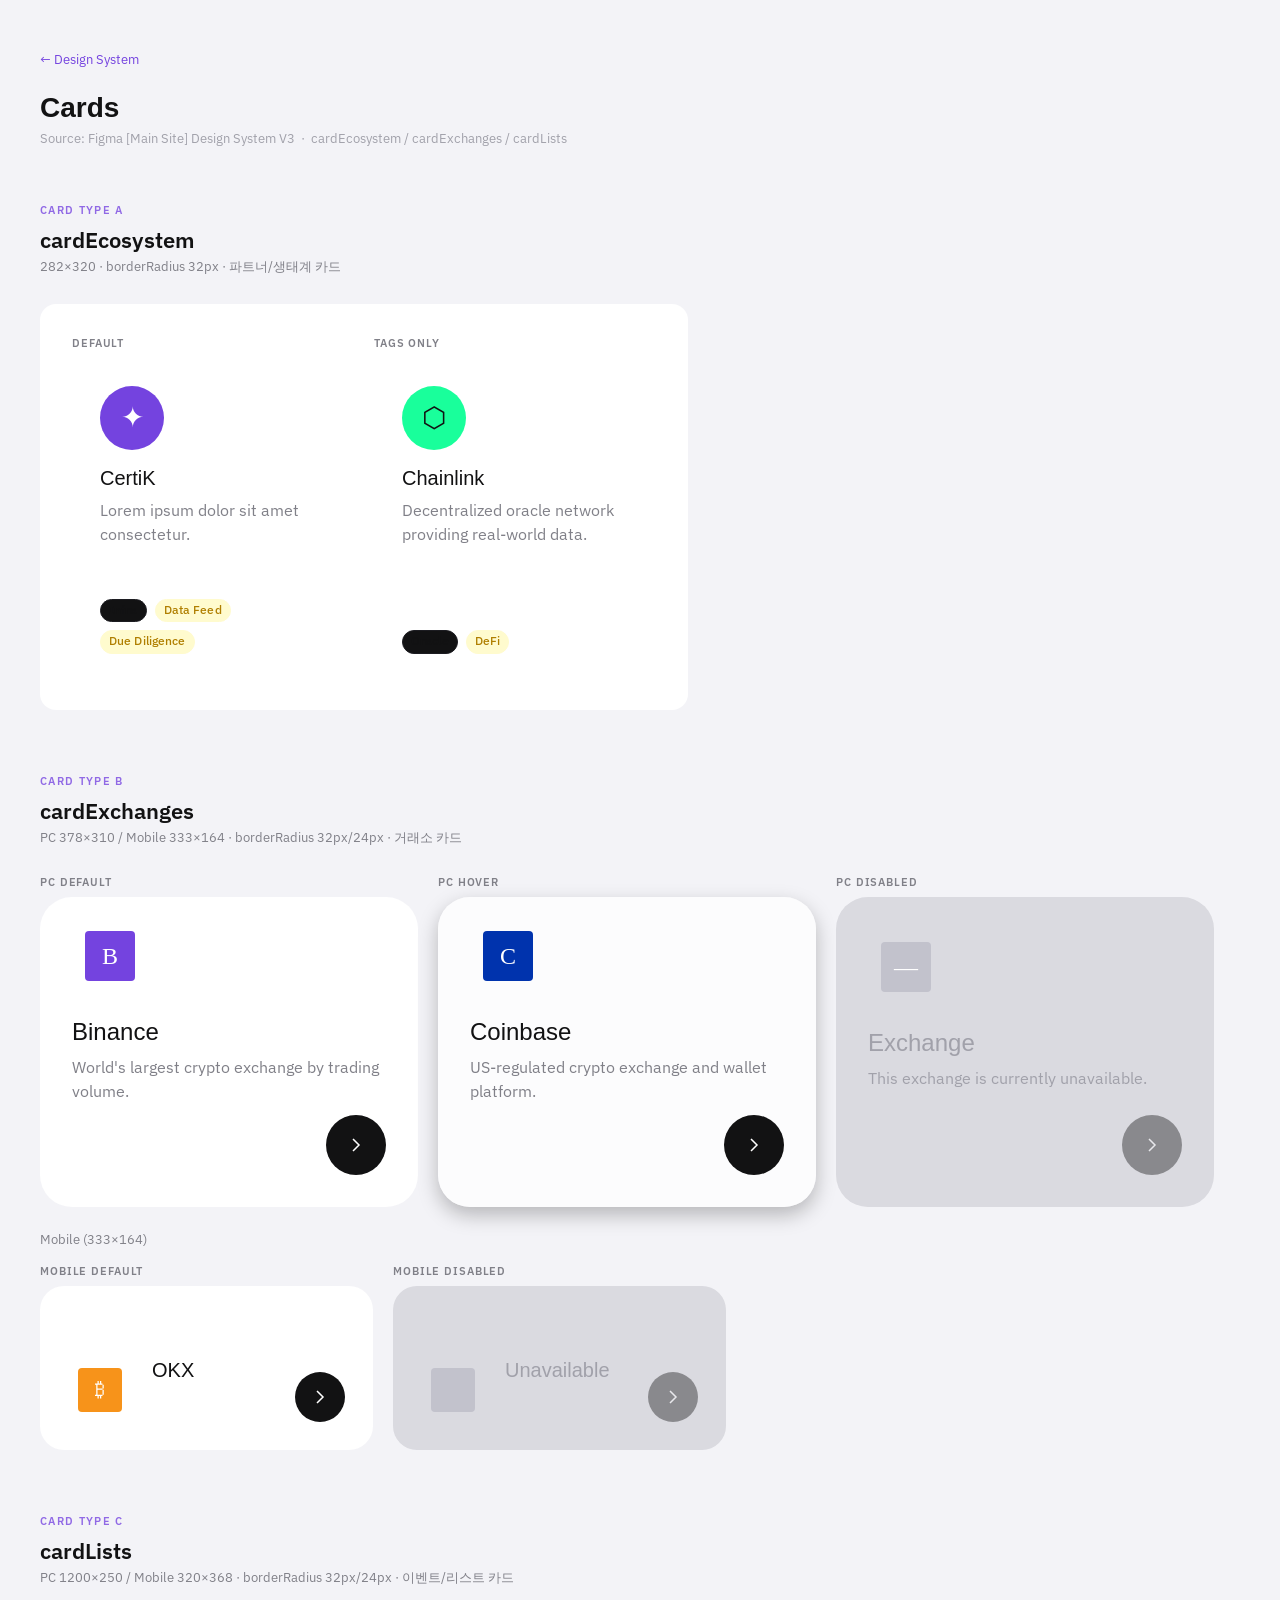
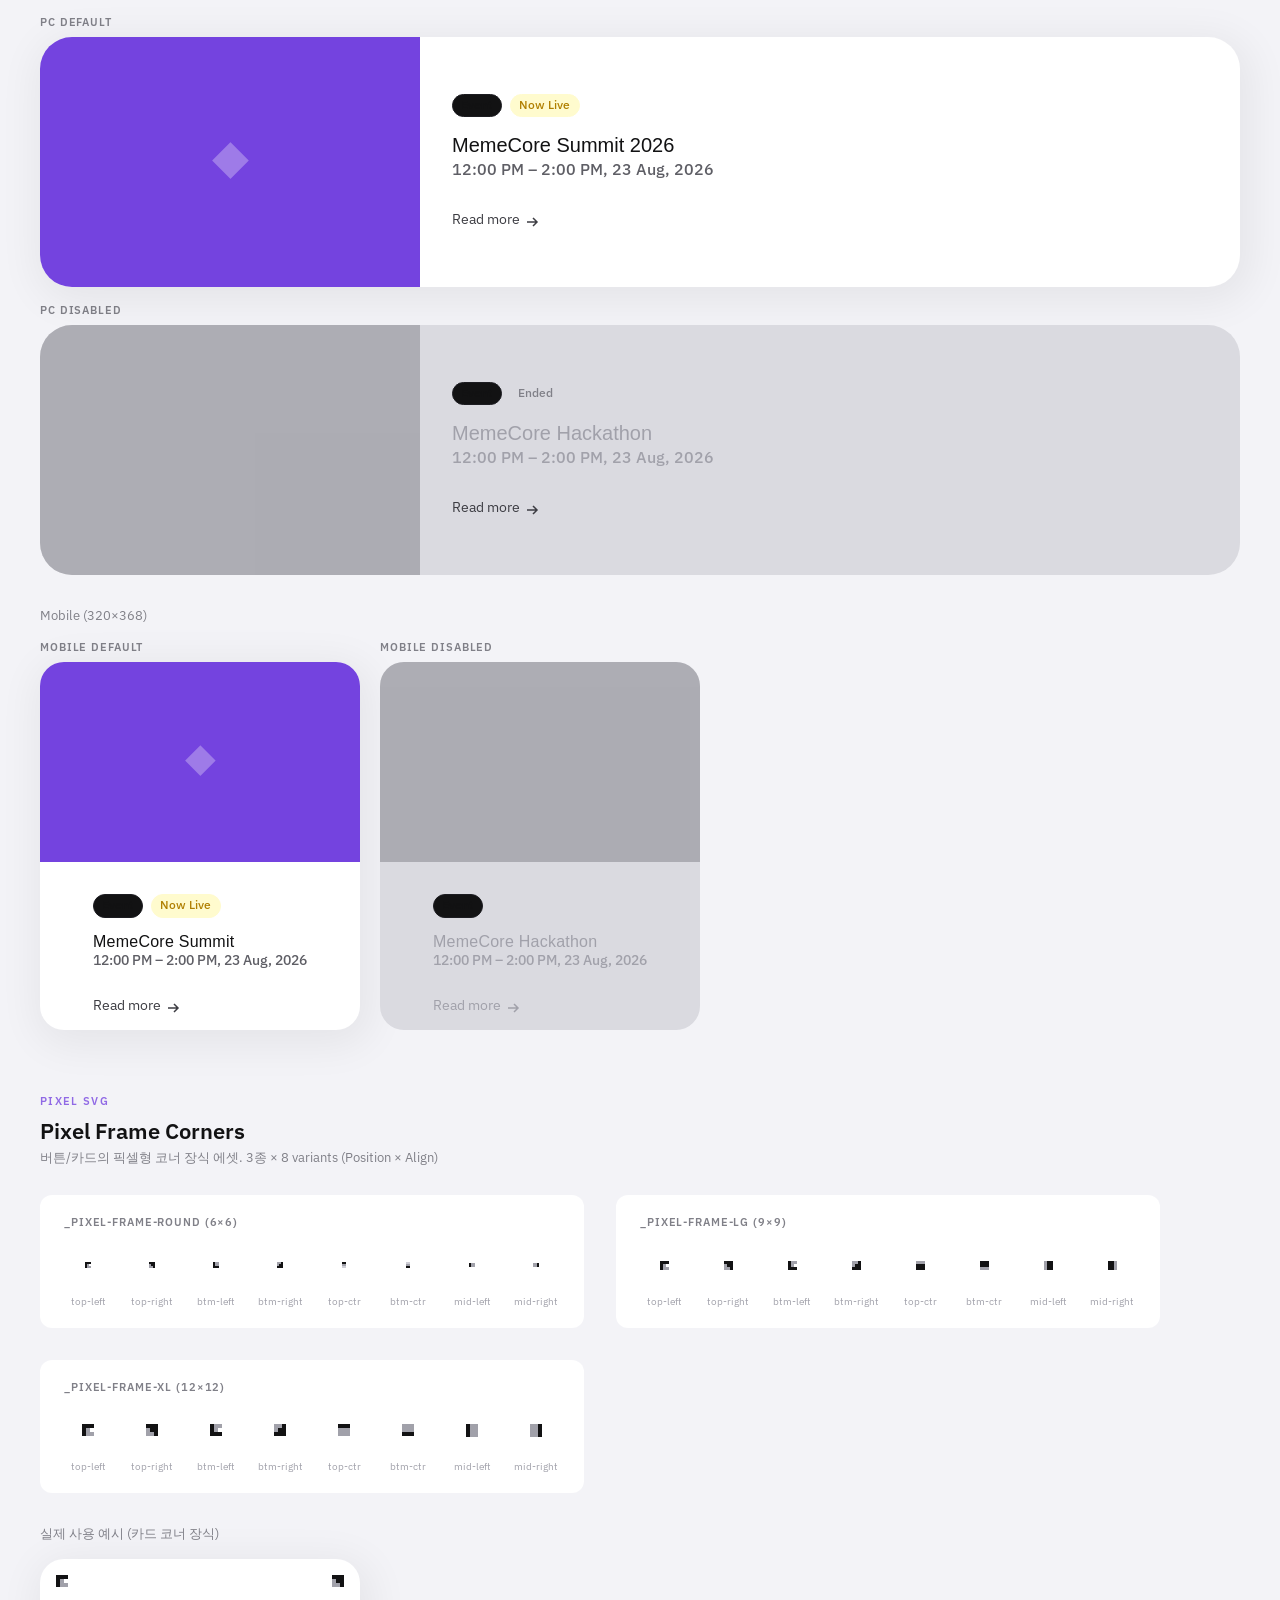
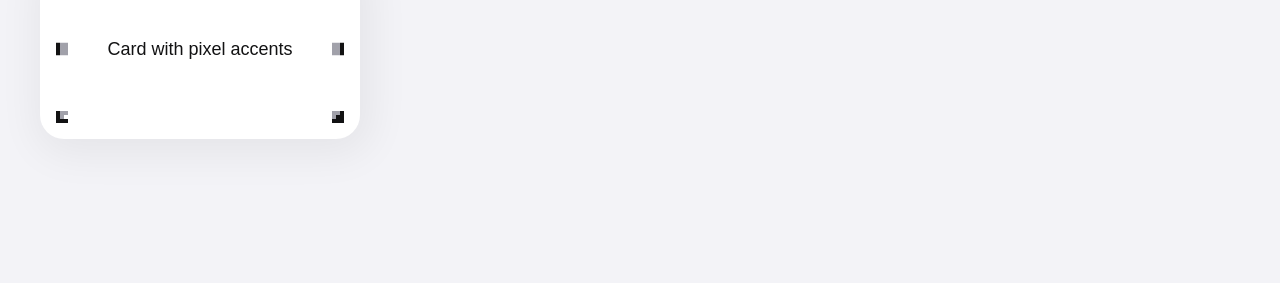
<file: DesignSystem/components/cards-preview.html>
<!DOCTYPE html>
<html lang="ko">
<head>
  <meta charset="UTF-8" />
  <meta name="viewport" content="width=device-width, initial-scale=1.0" />
  <title>Cards — MemeCore Design System</title>
  <link rel="stylesheet" href="../tokens.css" />
  <link rel="stylesheet" href="cards.css" />
  <style>
    * { box-sizing: border-box; margin: 0; padding: 0; }
    body {
      background: #F3F3F7;
      color: var(--color-black);
      font-family: var(--font-body);
      padding: 48px 40px 80px;
    }

    /* Page chrome */
    .page-title {
      font-family: var(--font-display);
      font-size: 28px;
      color: var(--color-black);
      margin-bottom: 6px;
    }
    .page-sub {
      font-size: 13px;
      color: var(--color-gray-600);
      margin-bottom: 56px;
    }
    .back-link {
      display: inline-block;
      font-size: 13px;
      color: var(--color-primary);
      text-decoration: none;
      margin-bottom: 24px;
    }
    .back-link:hover { text-decoration: underline; }

    /* Section headers */
    .section { margin-bottom: 64px; }
    .section-label {
      font-size: 11px;
      font-weight: 600;
      letter-spacing: 0.12em;
      text-transform: uppercase;
      color: var(--color-primary-light);
      margin-bottom: 8px;
    }
    .section-title {
      font-size: 22px;
      font-weight: 600;
      color: var(--color-black);
      margin-bottom: 4px;
    }
    .section-desc {
      font-size: 13px;
      color: var(--color-gray-700);
      margin-bottom: 28px;
    }

    /* Card row / grid */
    .card-row {
      display: flex;
      flex-wrap: wrap;
      gap: 20px;
      align-items: flex-start;
    }
    .card-group {
      display: flex;
      flex-direction: column;
      gap: 8px;
    }
    .card-group-label {
      font-size: 11px;
      font-weight: 600;
      color: var(--color-gray-700);
      text-transform: uppercase;
      letter-spacing: 0.08em;
    }

    /* Full-width list section */
    .list-section {
      display: flex;
      flex-direction: column;
      gap: 16px;
    }

    /* Light background swatch for ecosystem cards */
    .on-white { background: #fff; padding: 32px; border-radius: 16px; display: inline-flex; gap: 20px; flex-wrap: wrap; }

    /* ── Pixel SVG section ───────────────────────────── */
    #pixel-svg { scroll-margin-top: 40px; }
    .pixel-grid {
      display: flex;
      flex-wrap: wrap;
      gap: 32px;
      align-items: flex-start;
    }
    .pixel-swatch {
      background: #fff;
      border-radius: 12px;
      padding: 20px 24px;
      display: flex;
      flex-direction: column;
      gap: 12px;
      min-width: 160px;
    }
    .pixel-swatch-label {
      font-size: 11px;
      font-weight: 600;
      color: var(--color-gray-700);
      text-transform: uppercase;
      letter-spacing: 0.08em;
    }
    .pixel-swatch-row {
      display: flex;
      gap: 16px;
      align-items: center;
      flex-wrap: wrap;
    }
    .pixel-item {
      display: flex;
      flex-direction: column;
      align-items: center;
      gap: 6px;
    }
    .pixel-item span {
      font-size: 10px;
      color: var(--color-gray-600);
      text-align: center;
    }
    .pixel-demo {
      position: relative;
      width: 48px;
      height: 48px;
      background: var(--color-neutral-100);
      border-radius: 8px;
      display: flex;
      align-items: center;
      justify-content: center;
    }
    .pixel-demo svg { display: block; }
  </style>
</head>
<body>

  <a class="back-link" href="../index.html">← Design System</a>
  <h1 class="page-title">Cards</h1>
  <p class="page-sub">Source: Figma [Main Site] Design System V3 &nbsp;·&nbsp; cardEcosystem / cardExchanges / cardLists</p>

  <!-- ═══════════════════════════════════════════════
       A. cardEcosystem
  ═══════════════════════════════════════════════ -->
  <div class="section">
    <div class="section-label">Card Type A</div>
    <div class="section-title">cardEcosystem</div>
    <div class="section-desc">282×320 · borderRadius 32px · 파트너/생태계 카드</div>

    <div class="on-white">
      <!-- Default -->
      <div class="card-group">
        <span class="card-group-label">Default</span>
        <div class="card-ecosystem">
          <div class="card-ecosystem__text-area">
            <div class="card-ecosystem__header">
              <div class="card-ecosystem__icon">
                <img src="data:image/svg+xml,%3Csvg xmlns='http://www.w3.org/2000/svg' width='64' height='64'%3E%3Crect width='64' height='64' fill='%237443df'/%3E%3Ctext x='50%25' y='54%25' dominant-baseline='middle' text-anchor='middle' font-size='28' fill='white'%3E✦%3C/text%3E%3C/svg%3E" alt="icon" />
              </div>
              <div class="card-ecosystem__slot">
                <div class="card-ecosystem__title">CertiK</div>
                <div class="card-ecosystem__desc">Lorem ipsum dolor sit amet consectetur.</div>
              </div>
            </div>
            <div class="card-ecosystem__tags">
              <span class="card-tag card-tag--black">Infra</span>
              <span class="card-tag card-tag--yellow">Data Feed</span>
              <span class="card-tag card-tag--yellow">Due Diligence</span>
            </div>
          </div>
        </div>
      </div>

      <!-- Show tags2 variant -->
      <div class="card-group">
        <span class="card-group-label">Tags Only</span>
        <div class="card-ecosystem">
          <div class="card-ecosystem__text-area">
            <div class="card-ecosystem__header">
              <div class="card-ecosystem__icon">
                <img src="data:image/svg+xml,%3Csvg xmlns='http://www.w3.org/2000/svg' width='64' height='64'%3E%3Crect width='64' height='64' fill='%2319ff9b'/%3E%3Ctext x='50%25' y='54%25' dominant-baseline='middle' text-anchor='middle' font-size='28' fill='%23121213'%3E⬡%3C/text%3E%3C/svg%3E" alt="icon" />
              </div>
              <div class="card-ecosystem__slot">
                <div class="card-ecosystem__title">Chainlink</div>
                <div class="card-ecosystem__desc">Decentralized oracle network providing real-world data.</div>
              </div>
            </div>
            <div class="card-ecosystem__tags">
              <span class="card-tag card-tag--black">Oracle</span>
              <span class="card-tag card-tag--yellow">DeFi</span>
            </div>
          </div>
        </div>
      </div>
    </div>
  </div>

  <!-- ═══════════════════════════════════════════════
       B. cardExchanges
  ═══════════════════════════════════════════════ -->
  <div class="section">
    <div class="section-label">Card Type B</div>
    <div class="section-title">cardExchanges</div>
    <div class="section-desc">PC 378×310 / Mobile 333×164 · borderRadius 32px/24px · 거래소 카드</div>

    <div class="card-row">
      <div class="card-group">
        <span class="card-group-label">PC Default</span>
        <div class="card-exchange">
          <div class="card-exchange__text-area">
            <div class="card-exchange__img">
              <img src="data:image/svg+xml,%3Csvg xmlns='http://www.w3.org/2000/svg' width='50' height='50'%3E%3Crect width='50' height='50' rx='4' fill='%237443df'/%3E%3Ctext x='50%25' y='54%25' dominant-baseline='middle' text-anchor='middle' font-size='24' fill='white'%3EB%3C/text%3E%3C/svg%3E" alt="Binance" />
            </div>
            <div class="card-exchange__body">
              <div class="card-exchange__title">Binance</div>
              <div class="card-exchange__desc">World's largest crypto exchange by trading volume.</div>
            </div>
          </div>
          <button class="card-exchange__btn" aria-label="Go">
            <svg viewBox="0 0 24 24"><polyline points="9 18 15 12 9 6"/></svg>
          </button>
        </div>
      </div>

      <div class="card-group">
        <span class="card-group-label">PC Hover</span>
        <div class="card-exchange" style="background:rgba(255,255,255,0.8);box-shadow:var(--shadow-ticket);">
          <div class="card-exchange__text-area">
            <div class="card-exchange__img">
              <img src="data:image/svg+xml,%3Csvg xmlns='http://www.w3.org/2000/svg' width='50' height='50'%3E%3Crect width='50' height='50' rx='4' fill='%230033ad'/%3E%3Ctext x='50%25' y='54%25' dominant-baseline='middle' text-anchor='middle' font-size='24' fill='white'%3EC%3C/text%3E%3C/svg%3E" alt="Coinbase" />
            </div>
            <div class="card-exchange__body">
              <div class="card-exchange__title">Coinbase</div>
              <div class="card-exchange__desc">US-regulated crypto exchange and wallet platform.</div>
            </div>
          </div>
          <button class="card-exchange__btn" aria-label="Go">
            <svg viewBox="0 0 24 24"><polyline points="9 18 15 12 9 6"/></svg>
          </button>
        </div>
      </div>

      <div class="card-group">
        <span class="card-group-label">PC Disabled</span>
        <div class="card-exchange card-exchange--disabled">
          <div class="card-exchange__text-area">
            <div class="card-exchange__img">
              <img src="data:image/svg+xml,%3Csvg xmlns='http://www.w3.org/2000/svg' width='50' height='50'%3E%3Crect width='50' height='50' rx='4' fill='%23c2c2cc'/%3E%3Ctext x='50%25' y='54%25' dominant-baseline='middle' text-anchor='middle' font-size='24' fill='white'%3E—%3C/text%3E%3C/svg%3E" alt="Disabled" />
            </div>
            <div class="card-exchange__body">
              <div class="card-exchange__title">Exchange</div>
              <div class="card-exchange__desc">This exchange is currently unavailable.</div>
            </div>
          </div>
          <button class="card-exchange__btn" aria-label="Go" disabled>
            <svg viewBox="0 0 24 24"><polyline points="9 18 15 12 9 6"/></svg>
          </button>
        </div>
      </div>
    </div>

    <!-- Mobile variants -->
    <div style="margin-top: 24px;">
      <div class="section-desc" style="margin-bottom:16px;">Mobile (333×164)</div>
      <div class="card-row">
        <div class="card-group">
          <span class="card-group-label">Mobile Default</span>
          <div class="card-exchange" style="width:333px;height:164px;border-radius:24px;padding:28px;flex-direction:row;align-items:flex-end;">
            <div class="card-exchange__text-area" style="flex-direction:row;gap:20px;align-items:flex-start;">
              <div class="card-exchange__img" style="width:64px;height:64px;border-radius:12px;padding:10px;">
                <img src="data:image/svg+xml,%3Csvg xmlns='http://www.w3.org/2000/svg' width='44' height='44'%3E%3Crect width='44' height='44' rx='4' fill='%23f7931a'/%3E%3Ctext x='50%25' y='54%25' dominant-baseline='middle' text-anchor='middle' font-size='20' fill='white'%3E₿%3C/text%3E%3C/svg%3E" alt="OKX" />
              </div>
              <div class="card-exchange__body">
                <div class="card-exchange__title" style="font-size:20px;">OKX</div>
              </div>
            </div>
            <button class="card-exchange__btn" style="width:50px;height:50px;" aria-label="Go">
              <svg viewBox="0 0 24 24"><polyline points="9 18 15 12 9 6"/></svg>
            </button>
          </div>
        </div>

        <div class="card-group">
          <span class="card-group-label">Mobile Disabled</span>
          <div class="card-exchange card-exchange--disabled" style="width:333px;height:164px;border-radius:24px;padding:28px;flex-direction:row;align-items:flex-end;">
            <div class="card-exchange__text-area" style="flex-direction:row;gap:20px;align-items:flex-start;">
              <div class="card-exchange__img" style="width:64px;height:64px;border-radius:12px;padding:10px;background:var(--color-neutral-100);">
                <img src="data:image/svg+xml,%3Csvg xmlns='http://www.w3.org/2000/svg' width='44' height='44'%3E%3Crect width='44' height='44' rx='4' fill='%23c2c2cc'/%3E%3C/svg%3E" alt="" />
              </div>
              <div class="card-exchange__body">
                <div class="card-exchange__title" style="font-size:20px;">Unavailable</div>
              </div>
            </div>
            <button class="card-exchange__btn" style="width:50px;height:50px;opacity:0.4;" aria-label="Go" disabled>
              <svg viewBox="0 0 24 24"><polyline points="9 18 15 12 9 6"/></svg>
            </button>
          </div>
        </div>
      </div>
    </div>
  </div>

  <!-- ═══════════════════════════════════════════════
       C. cardLists
  ═══════════════════════════════════════════════ -->
  <div class="section">
    <div class="section-label">Card Type C</div>
    <div class="section-title">cardLists</div>
    <div class="section-desc">PC 1200×250 / Mobile 320×368 · borderRadius 32px/24px · 이벤트/리스트 카드</div>

    <div class="list-section">
      <!-- PC Default -->
      <div class="card-group">
        <span class="card-group-label">PC Default</span>
        <div class="card-list">
          <div class="card-list__img">
            <img src="data:image/svg+xml,%3Csvg xmlns='http://www.w3.org/2000/svg' width='380' height='250'%3E%3Crect width='380' height='250' fill='%237443df'/%3E%3Ctext x='50%25' y='50%25' dominant-baseline='middle' text-anchor='middle' font-size='48' fill='rgba(255,255,255,0.3)'%3E◆%3C/text%3E%3C/svg%3E" alt="Event thumbnail" />
          </div>
          <div class="card-list__content">
            <div class="card-list__meta">
              <div class="card-list__tags">
                <span class="card-tag card-tag--black">Event</span>
                <span class="card-tag card-tag--yellow">Now Live</span>
              </div>
              <div>
                <div class="card-list__title">MemeCore Summit 2026</div>
                <div class="card-list__date">12:00 PM – 2:00 PM, 23 Aug, 2026</div>
              </div>
            </div>
            <a class="card-list__readmore" href="#">
              Read more
              <svg viewBox="0 0 16 16" fill="none" stroke="currentColor" stroke-width="1.5">
                <path d="M3 8h10M9 4l4 4-4 4"/>
              </svg>
            </a>
          </div>
        </div>
      </div>

      <!-- PC Disabled -->
      <div class="card-group">
        <span class="card-group-label">PC Disabled</span>
        <div class="card-list card-list--disabled">
          <div class="card-list__img">
            <img src="data:image/svg+xml,%3Csvg xmlns='http://www.w3.org/2000/svg' width='380' height='250'%3E%3Crect width='380' height='250' fill='%23808088'/%3E%3C/svg%3E" alt="" />
          </div>
          <div class="card-list__content">
            <div class="card-list__meta">
              <div class="card-list__tags">
                <span class="card-tag card-tag--black">Event</span>
                <span class="card-tag" style="background:var(--color-neutral-300);border-color:var(--color-neutral-300);color:var(--color-gray-700);border-radius:999px;padding:2px 8px 4px;font-family:var(--font-body);font-weight:500;font-size:12px;line-height:130%;">Ended</span>
              </div>
              <div>
                <div class="card-list__title">MemeCore Hackathon</div>
                <div class="card-list__date">12:00 PM – 2:00 PM, 23 Aug, 2026</div>
              </div>
            </div>
            <a class="card-list__readmore" href="#" style="pointer-events:none;">
              Read more
              <svg viewBox="0 0 16 16" fill="none" stroke="currentColor" stroke-width="1.5">
                <path d="M3 8h10M9 4l4 4-4 4"/>
              </svg>
            </a>
          </div>
        </div>
      </div>
    </div>

    <!-- Mobile -->
    <div style="margin-top:32px;">
      <div class="section-desc" style="margin-bottom:16px;">Mobile (320×368)</div>
      <div class="card-row">
        <div class="card-group">
          <span class="card-group-label">Mobile Default</span>
          <div class="card-list" style="width:320px;height:368px;flex-direction:column;border-radius:24px;">
            <div class="card-list__img" style="width:100%;height:200px;flex-shrink:0;">
              <img src="data:image/svg+xml,%3Csvg xmlns='http://www.w3.org/2000/svg' width='320' height='200'%3E%3Crect width='320' height='200' fill='%237443df'/%3E%3Ctext x='50%25' y='50%25' dominant-baseline='middle' text-anchor='middle' font-size='40' fill='rgba(255,255,255,0.3)'%3E◆%3C/text%3E%3C/svg%3E" alt="" />
            </div>
            <div class="card-list__content" style="padding:0 20px 20px;gap:24px;">
              <div class="card-list__meta">
                <div class="card-list__tags">
                  <span class="card-tag card-tag--black">Event</span>
                  <span class="card-tag card-tag--yellow">Now Live</span>
                </div>
                <div>
                  <div class="card-list__title" style="font-family:var(--font-display);font-size:16px;line-height:100%;letter-spacing:0.015em;">MemeCore Summit</div>
                  <div class="card-list__date" style="font-size:14px;">12:00 PM – 2:00 PM, 23 Aug, 2026</div>
                </div>
              </div>
              <a class="card-list__readmore" href="#">
                Read more
                <svg viewBox="0 0 16 16" fill="none" stroke="currentColor" stroke-width="1.5">
                  <path d="M3 8h10M9 4l4 4-4 4"/>
                </svg>
              </a>
            </div>
          </div>
        </div>

        <div class="card-group">
          <span class="card-group-label">Mobile Disabled</span>
          <div class="card-list card-list--disabled" style="width:320px;height:368px;flex-direction:column;border-radius:24px;">
            <div class="card-list__img" style="width:100%;height:200px;flex-shrink:0;">
              <img src="data:image/svg+xml,%3Csvg xmlns='http://www.w3.org/2000/svg' width='320' height='200'%3E%3Crect width='320' height='200' fill='%23808088'/%3E%3C/svg%3E" alt="" />
            </div>
            <div class="card-list__content" style="padding:0 20px 20px;gap:24px;">
              <div class="card-list__meta">
                <div class="card-list__tags">
                  <span class="card-tag card-tag--black">Event</span>
                </div>
                <div>
                  <div class="card-list__title" style="font-family:var(--font-display);font-size:16px;line-height:100%;letter-spacing:0.015em;color:var(--color-gray-600);">MemeCore Hackathon</div>
                  <div class="card-list__date" style="font-size:14px;color:var(--color-gray-600);">12:00 PM – 2:00 PM, 23 Aug, 2026</div>
                </div>
              </div>
              <a class="card-list__readmore" href="#" style="pointer-events:none;color:var(--color-gray-600);">
                Read more
                <svg viewBox="0 0 16 16" fill="none" stroke="currentColor" stroke-width="1.5">
                  <path d="M3 8h10M9 4l4 4-4 4"/>
                </svg>
              </a>
            </div>
          </div>
        </div>
      </div>
    </div>
  </div>

  <!-- ═══════════════════════════════════════════════
       D. Pixel SVG Assets
  ═══════════════════════════════════════════════ -->
  <div class="section" id="pixel-svg">
    <div class="section-label">Pixel SVG</div>
    <div class="section-title">Pixel Frame Corners</div>
    <div class="section-desc">버튼/카드의 픽셀형 코너 장식 에셋. 3종 × 8 variants (Position × Align)</div>

    <!-- Inline sprites -->
    <svg xmlns="http://www.w3.org/2000/svg" style="display:none" id="sprite-round">
      <symbol id="pf-round-top-left" viewBox="0 0 6 6"><rect x="0" y="0" width="6" height="2" fill="#121213"/><rect x="0" y="2" width="4" height="2" fill="#121213"/><rect x="0" y="4" width="2" height="2" fill="#121213"/><rect x="2" y="2" width="2" height="2" fill="#A1A1AA"/><rect x="4" y="4" width="2" height="2" fill="#A1A1AA"/><rect x="2" y="4" width="2" height="2" fill="#A1A1AA"/></symbol>
      <symbol id="pf-round-top-right" viewBox="0 0 6 6"><rect x="0" y="0" width="6" height="2" fill="#121213"/><rect x="2" y="2" width="4" height="2" fill="#121213"/><rect x="4" y="4" width="2" height="2" fill="#121213"/><rect x="0" y="2" width="2" height="2" fill="#A1A1AA"/><rect x="0" y="4" width="4" height="2" fill="#A1A1AA"/></symbol>
      <symbol id="pf-round-bottom-left" viewBox="0 0 6 6"><rect x="0" y="4" width="6" height="2" fill="#121213"/><rect x="0" y="2" width="4" height="2" fill="#121213"/><rect x="0" y="0" width="2" height="2" fill="#121213"/><rect x="2" y="2" width="2" height="2" fill="#A1A1AA"/><rect x="2" y="0" width="4" height="2" fill="#A1A1AA"/><rect x="4" y="2" width="2" height="2" fill="#A1A1AA"/></symbol>
      <symbol id="pf-round-bottom-right" viewBox="0 0 6 6"><rect x="0" y="4" width="6" height="2" fill="#121213"/><rect x="2" y="2" width="4" height="2" fill="#121213"/><rect x="4" y="0" width="2" height="2" fill="#121213"/><rect x="0" y="0" width="4" height="2" fill="#A1A1AA"/><rect x="0" y="2" width="2" height="2" fill="#A1A1AA"/></symbol>
      <symbol id="pf-round-top-center" viewBox="0 0 4 6"><rect x="0" y="0" width="4" height="2" fill="#121213"/><rect x="0" y="2" width="4" height="2" fill="#A1A1AA"/><rect x="0" y="4" width="4" height="2" fill="#CECED6"/></symbol>
      <symbol id="pf-round-bottom-center" viewBox="0 0 4 6"><rect x="0" y="4" width="4" height="2" fill="#121213"/><rect x="0" y="2" width="4" height="2" fill="#A1A1AA"/><rect x="0" y="0" width="4" height="2" fill="#CECED6"/></symbol>
      <symbol id="pf-round-middle-left" viewBox="0 0 6 4"><rect x="0" y="0" width="2" height="4" fill="#121213"/><rect x="2" y="0" width="4" height="4" fill="#A1A1AA"/></symbol>
      <symbol id="pf-round-middle-right" viewBox="0 0 6 4"><rect x="4" y="0" width="2" height="4" fill="#121213"/><rect x="0" y="0" width="4" height="4" fill="#A1A1AA"/></symbol>
    </svg>
    <svg xmlns="http://www.w3.org/2000/svg" style="display:none">
      <symbol id="pf-lg-top-left" viewBox="0 0 9 9"><rect x="0" y="0" width="9" height="3" fill="#121213"/><rect x="0" y="3" width="6" height="3" fill="#121213"/><rect x="0" y="6" width="3" height="3" fill="#121213"/><rect x="3" y="3" width="3" height="3" fill="#A1A1AA"/><rect x="3" y="6" width="6" height="3" fill="#A1A1AA"/></symbol>
      <symbol id="pf-lg-top-right" viewBox="0 0 9 9"><rect x="0" y="0" width="9" height="3" fill="#121213"/><rect x="3" y="3" width="6" height="3" fill="#121213"/><rect x="6" y="6" width="3" height="3" fill="#121213"/><rect x="0" y="3" width="3" height="3" fill="#A1A1AA"/><rect x="0" y="6" width="6" height="3" fill="#A1A1AA"/></symbol>
      <symbol id="pf-lg-bottom-left" viewBox="0 0 9 9"><rect x="0" y="6" width="9" height="3" fill="#121213"/><rect x="0" y="3" width="6" height="3" fill="#121213"/><rect x="0" y="0" width="3" height="3" fill="#121213"/><rect x="3" y="3" width="3" height="3" fill="#A1A1AA"/><rect x="3" y="0" width="6" height="3" fill="#A1A1AA"/></symbol>
      <symbol id="pf-lg-bottom-right" viewBox="0 0 9 9"><rect x="0" y="6" width="9" height="3" fill="#121213"/><rect x="3" y="3" width="6" height="3" fill="#121213"/><rect x="6" y="0" width="3" height="3" fill="#121213"/><rect x="0" y="0" width="6" height="3" fill="#A1A1AA"/><rect x="0" y="3" width="3" height="3" fill="#A1A1AA"/></symbol>
      <symbol id="pf-lg-top-center" viewBox="0 0 9 9"><rect x="0" y="0" width="9" height="3" fill="#A1A1AA"/><rect x="0" y="3" width="9" height="6" fill="#121213"/></symbol>
      <symbol id="pf-lg-bottom-center" viewBox="0 0 9 9"><rect x="0" y="6" width="9" height="3" fill="#A1A1AA"/><rect x="0" y="0" width="9" height="6" fill="#121213"/></symbol>
      <symbol id="pf-lg-middle-left" viewBox="0 0 9 9"><rect x="0" y="0" width="3" height="9" fill="#A1A1AA"/><rect x="3" y="0" width="6" height="9" fill="#121213"/></symbol>
      <symbol id="pf-lg-middle-right" viewBox="0 0 9 9"><rect x="6" y="0" width="3" height="9" fill="#A1A1AA"/><rect x="0" y="0" width="6" height="9" fill="#121213"/></symbol>
    </svg>
    <svg xmlns="http://www.w3.org/2000/svg" style="display:none">
      <symbol id="pf-xl-top-left" viewBox="0 0 12 12"><rect x="0" y="0" width="12" height="4" fill="#121213"/><rect x="0" y="4" width="8" height="4" fill="#121213"/><rect x="0" y="8" width="4" height="4" fill="#121213"/><rect x="4" y="4" width="4" height="4" fill="#A1A1AA"/><rect x="4" y="8" width="8" height="4" fill="#A1A1AA"/></symbol>
      <symbol id="pf-xl-top-right" viewBox="0 0 12 12"><rect x="0" y="0" width="12" height="4" fill="#121213"/><rect x="4" y="4" width="8" height="4" fill="#121213"/><rect x="8" y="8" width="4" height="4" fill="#121213"/><rect x="0" y="4" width="4" height="4" fill="#A1A1AA"/><rect x="0" y="8" width="8" height="4" fill="#A1A1AA"/></symbol>
      <symbol id="pf-xl-bottom-left" viewBox="0 0 12 12"><rect x="0" y="8" width="12" height="4" fill="#121213"/><rect x="0" y="4" width="8" height="4" fill="#121213"/><rect x="0" y="0" width="4" height="4" fill="#121213"/><rect x="4" y="4" width="4" height="4" fill="#A1A1AA"/><rect x="4" y="0" width="8" height="4" fill="#A1A1AA"/></symbol>
      <symbol id="pf-xl-bottom-right" viewBox="0 0 12 12"><rect x="0" y="8" width="12" height="4" fill="#121213"/><rect x="4" y="4" width="8" height="4" fill="#121213"/><rect x="8" y="0" width="4" height="4" fill="#121213"/><rect x="0" y="0" width="8" height="4" fill="#A1A1AA"/><rect x="0" y="4" width="4" height="4" fill="#A1A1AA"/></symbol>
      <symbol id="pf-xl-top-center" viewBox="0 0 12 12"><rect x="0" y="0" width="12" height="4" fill="#121213"/><rect x="0" y="4" width="12" height="8" fill="#A1A1AA"/></symbol>
      <symbol id="pf-xl-bottom-center" viewBox="0 0 12 12"><rect x="0" y="8" width="12" height="4" fill="#121213"/><rect x="0" y="0" width="12" height="8" fill="#A1A1AA"/></symbol>
      <symbol id="pf-xl-middle-left" viewBox="0 0 12 13"><rect x="0" y="0" width="4" height="13" fill="#121213"/><rect x="4" y="0" width="8" height="13" fill="#A1A1AA"/></symbol>
      <symbol id="pf-xl-middle-right" viewBox="0 0 12 13"><rect x="8" y="0" width="4" height="13" fill="#121213"/><rect x="0" y="0" width="8" height="13" fill="#A1A1AA"/></symbol>
    </svg>

    <div class="pixel-grid">
      <!-- Round (6px) -->
      <div class="pixel-swatch">
        <div class="pixel-swatch-label">_pixel-frame-round (6×6)</div>
        <div class="pixel-swatch-row">
          <div class="pixel-item">
            <div class="pixel-demo"><svg width="6" height="6"><use href="#pf-round-top-left"/></svg></div>
            <span>top-left</span>
          </div>
          <div class="pixel-item">
            <div class="pixel-demo"><svg width="6" height="6"><use href="#pf-round-top-right"/></svg></div>
            <span>top-right</span>
          </div>
          <div class="pixel-item">
            <div class="pixel-demo"><svg width="6" height="6"><use href="#pf-round-bottom-left"/></svg></div>
            <span>btm-left</span>
          </div>
          <div class="pixel-item">
            <div class="pixel-demo"><svg width="6" height="6"><use href="#pf-round-bottom-right"/></svg></div>
            <span>btm-right</span>
          </div>
          <div class="pixel-item">
            <div class="pixel-demo"><svg width="4" height="6"><use href="#pf-round-top-center"/></svg></div>
            <span>top-ctr</span>
          </div>
          <div class="pixel-item">
            <div class="pixel-demo"><svg width="4" height="6"><use href="#pf-round-bottom-center"/></svg></div>
            <span>btm-ctr</span>
          </div>
          <div class="pixel-item">
            <div class="pixel-demo"><svg width="6" height="4"><use href="#pf-round-middle-left"/></svg></div>
            <span>mid-left</span>
          </div>
          <div class="pixel-item">
            <div class="pixel-demo"><svg width="6" height="4"><use href="#pf-round-middle-right"/></svg></div>
            <span>mid-right</span>
          </div>
        </div>
      </div>

      <!-- LG (9px) -->
      <div class="pixel-swatch">
        <div class="pixel-swatch-label">_pixel-frame-lg (9×9)</div>
        <div class="pixel-swatch-row">
          <div class="pixel-item">
            <div class="pixel-demo"><svg width="9" height="9"><use href="#pf-lg-top-left"/></svg></div>
            <span>top-left</span>
          </div>
          <div class="pixel-item">
            <div class="pixel-demo"><svg width="9" height="9"><use href="#pf-lg-top-right"/></svg></div>
            <span>top-right</span>
          </div>
          <div class="pixel-item">
            <div class="pixel-demo"><svg width="9" height="9"><use href="#pf-lg-bottom-left"/></svg></div>
            <span>btm-left</span>
          </div>
          <div class="pixel-item">
            <div class="pixel-demo"><svg width="9" height="9"><use href="#pf-lg-bottom-right"/></svg></div>
            <span>btm-right</span>
          </div>
          <div class="pixel-item">
            <div class="pixel-demo"><svg width="9" height="9"><use href="#pf-lg-top-center"/></svg></div>
            <span>top-ctr</span>
          </div>
          <div class="pixel-item">
            <div class="pixel-demo"><svg width="9" height="9"><use href="#pf-lg-bottom-center"/></svg></div>
            <span>btm-ctr</span>
          </div>
          <div class="pixel-item">
            <div class="pixel-demo"><svg width="9" height="9"><use href="#pf-lg-middle-left"/></svg></div>
            <span>mid-left</span>
          </div>
          <div class="pixel-item">
            <div class="pixel-demo"><svg width="9" height="9"><use href="#pf-lg-middle-right"/></svg></div>
            <span>mid-right</span>
          </div>
        </div>
      </div>

      <!-- XL (12px) -->
      <div class="pixel-swatch">
        <div class="pixel-swatch-label">_pixel-frame-xl (12×12)</div>
        <div class="pixel-swatch-row">
          <div class="pixel-item">
            <div class="pixel-demo"><svg width="12" height="12"><use href="#pf-xl-top-left"/></svg></div>
            <span>top-left</span>
          </div>
          <div class="pixel-item">
            <div class="pixel-demo"><svg width="12" height="12"><use href="#pf-xl-top-right"/></svg></div>
            <span>top-right</span>
          </div>
          <div class="pixel-item">
            <div class="pixel-demo"><svg width="12" height="12"><use href="#pf-xl-bottom-left"/></svg></div>
            <span>btm-left</span>
          </div>
          <div class="pixel-item">
            <div class="pixel-demo"><svg width="12" height="12"><use href="#pf-xl-bottom-right"/></svg></div>
            <span>btm-right</span>
          </div>
          <div class="pixel-item">
            <div class="pixel-demo"><svg width="12" height="12"><use href="#pf-xl-top-center"/></svg></div>
            <span>top-ctr</span>
          </div>
          <div class="pixel-item">
            <div class="pixel-demo"><svg width="12" height="12"><use href="#pf-xl-bottom-center"/></svg></div>
            <span>btm-ctr</span>
          </div>
          <div class="pixel-item">
            <div class="pixel-demo"><svg width="12" height="13"><use href="#pf-xl-middle-left"/></svg></div>
            <span>mid-left</span>
          </div>
          <div class="pixel-item">
            <div class="pixel-demo"><svg width="12" height="13"><use href="#pf-xl-middle-right"/></svg></div>
            <span>mid-right</span>
          </div>
        </div>
      </div>
    </div>

    <!-- Scale demo -->
    <div style="margin-top:32px;">
      <div class="section-desc" style="margin-bottom:16px;">실제 사용 예시 (카드 코너 장식)</div>
      <div style="position:relative;width:320px;height:180px;background:#fff;border-radius:24px;box-shadow:4px 8px 40px 8px rgba(0,0,0,0.06);display:flex;align-items:center;justify-content:center;">
        <span style="font-family:var(--font-display);font-size:18px;color:var(--color-black);">Card with pixel accents</span>
        <!-- corners: xl -->
        <svg style="position:absolute;top:16px;left:16px;" width="12" height="12"><use href="#pf-xl-top-left"/></svg>
        <svg style="position:absolute;top:16px;right:16px;" width="12" height="12"><use href="#pf-xl-top-right"/></svg>
        <svg style="position:absolute;bottom:16px;left:16px;" width="12" height="12"><use href="#pf-xl-bottom-left"/></svg>
        <svg style="position:absolute;bottom:16px;right:16px;" width="12" height="12"><use href="#pf-xl-bottom-right"/></svg>
        <!-- mid edges -->
        <svg style="position:absolute;top:50%;left:16px;transform:translateY(-50%);" width="12" height="13"><use href="#pf-xl-middle-left"/></svg>
        <svg style="position:absolute;top:50%;right:16px;transform:translateY(-50%);" width="12" height="13"><use href="#pf-xl-middle-right"/></svg>
      </div>
    </div>
  </div>

</body>
</html>
</file>
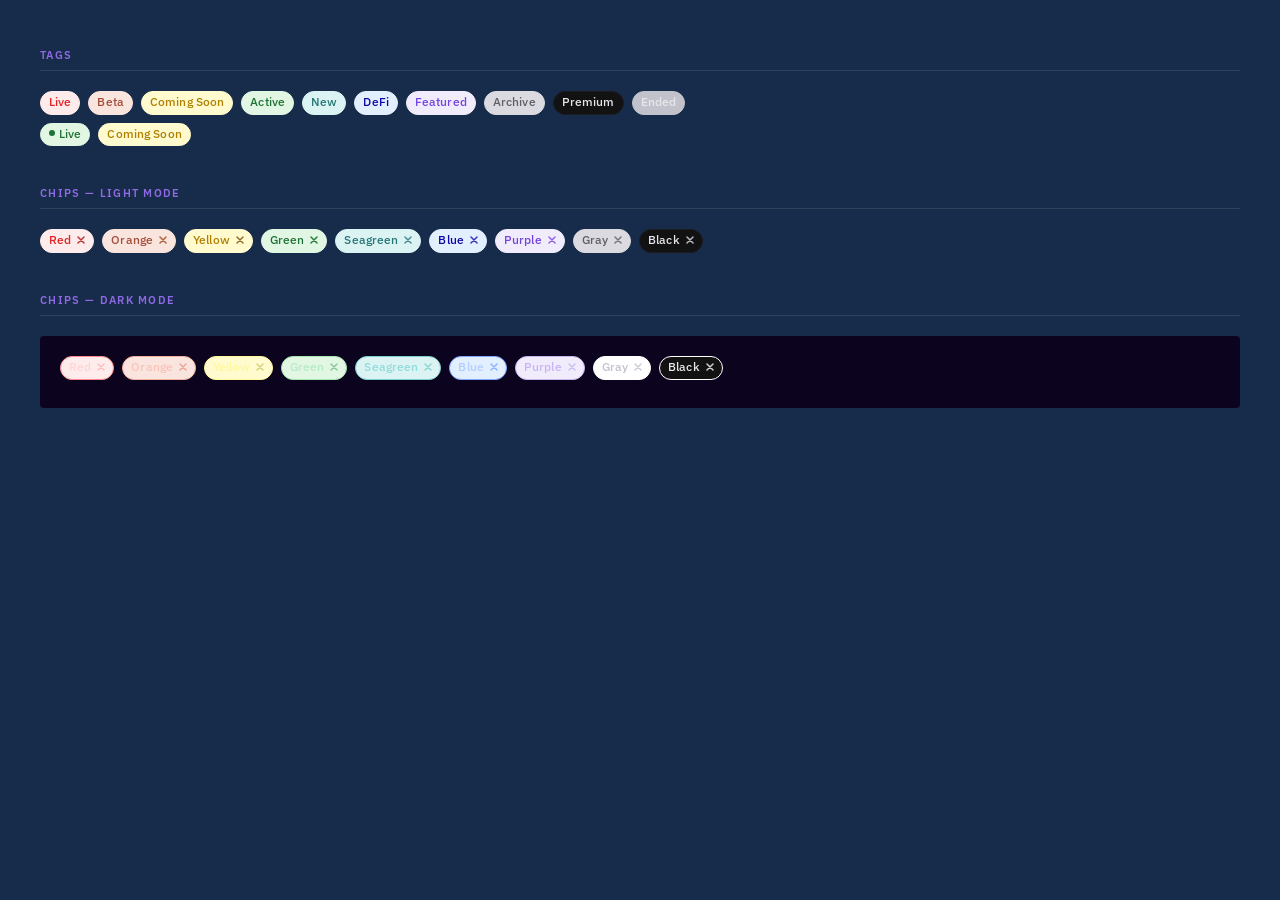
<file: DesignSystem/components/chips-preview.html>
<!DOCTYPE html>
<html lang="ko">
<head>
  <meta charset="UTF-8" /><meta name="viewport" content="width=device-width, initial-scale=1.0" />
  <title>MemeCore — Chips &amp; Tags</title>
  <link rel="stylesheet" href="../tokens.css" />
  <link rel="stylesheet" href="chips.css" />
  <link rel="stylesheet" href="tags.css" />
  <style>
    * { box-sizing: border-box; margin: 0; padding: 0; }
    body { background: var(--color-bg-night); color: var(--color-white); font-family: var(--font-body); padding: 48px 40px; }
    h2 { font-size: 11px; font-weight: 600; letter-spacing: 0.12em; text-transform: uppercase; color: var(--color-primary-light); margin: 40px 0 20px; padding-bottom: 8px; border-bottom: 1px solid rgba(255,255,255,0.1); }
    h2:first-of-type { margin-top: 0; }
    .row { display: flex; flex-wrap: wrap; gap: 8px; align-items: center; margin-bottom: 8px; }
    .dark-bg { background: var(--color-bg-grants); padding: 20px; border-radius: 4px; }
    .close-svg { pointer-events: none; }
  </style>
</head>
<body>

  <h2>Tags</h2>
  <div class="row">
    <span class="tag tag-red">Live</span>
    <span class="tag tag-orange">Beta</span>
    <span class="tag tag-yellow">Coming Soon</span>
    <span class="tag tag-green">Active</span>
    <span class="tag tag-seagreen">New</span>
    <span class="tag tag-blue">DeFi</span>
    <span class="tag tag-purple">Featured</span>
    <span class="tag tag-gray">Archive</span>
    <span class="tag tag-black">Premium</span>
    <span class="tag tag-ended">Ended</span>
  </div>
  <div class="row">
    <span class="tag tag-live">Live</span>
    <span class="tag tag-coming-soon">Coming Soon</span>
  </div>

  <h2>Chips — Light Mode</h2>
  <div class="row">
    <span class="chip chip-red">Red <button class="chip-close"><svg class="close-svg" width="8" height="8" viewBox="0 0 8 8" fill="none"><path d="M1 1L7 7M7 1L1 7" stroke="#b00c0c" stroke-width="1.5" stroke-linecap="round"/></svg></button></span>
    <span class="chip chip-orange">Orange <button class="chip-close"><svg class="close-svg" width="8" height="8" viewBox="0 0 8 8" fill="none"><path d="M1 1L7 7M7 1L1 7" stroke="#9f4614" stroke-width="1.5" stroke-linecap="round"/></svg></button></span>
    <span class="chip chip-yellow">Yellow <button class="chip-close"><svg class="close-svg" width="8" height="8" viewBox="0 0 8 8" fill="none"><path d="M1 1L7 7M7 1L1 7" stroke="#7b4b07" stroke-width="1.5" stroke-linecap="round"/></svg></button></span>
    <span class="chip chip-green">Green <button class="chip-close"><svg class="close-svg" width="8" height="8" viewBox="0 0 8 8" fill="none"><path d="M1 1L7 7M7 1L1 7" stroke="#006110" stroke-width="1.5" stroke-linecap="round"/></svg></button></span>
    <span class="chip chip-seagreen">Seagreen <button class="chip-close"><svg class="close-svg" width="8" height="8" viewBox="0 0 8 8" fill="none"><path d="M1 1L7 7M7 1L1 7" stroke="#257676" stroke-width="1.5" stroke-linecap="round"/></svg></button></span>
    <span class="chip chip-blue">Blue <button class="chip-close"><svg class="close-svg" width="8" height="8" viewBox="0 0 8 8" fill="none"><path d="M1 1L7 7M7 1L1 7" stroke="#0f06aa" stroke-width="1.5" stroke-linecap="round"/></svg></button></span>
    <span class="chip chip-purple">Purple <button class="chip-close"><svg class="close-svg" width="8" height="8" viewBox="0 0 8 8" fill="none"><path d="M1 1L7 7M7 1L1 7" stroke="#7443df" stroke-width="1.5" stroke-linecap="round"/></svg></button></span>
    <span class="chip chip-gray">Gray <button class="chip-close"><svg class="close-svg" width="8" height="8" viewBox="0 0 8 8" fill="none"><path d="M1 1L7 7M7 1L1 7" stroke="#5e5e65" stroke-width="1.5" stroke-linecap="round"/></svg></button></span>
    <span class="chip chip-black">Black <button class="chip-close"><svg class="close-svg" width="8" height="8" viewBox="0 0 8 8" fill="none"><path d="M1 1L7 7M7 1L1 7" stroke="#e7e7eb" stroke-width="1.5" stroke-linecap="round"/></svg></button></span>
  </div>

  <h2>Chips — Dark Mode</h2>
  <div class="dark-bg">
    <div class="row">
      <span class="chip chip-dark chip-red">Red <button class="chip-close"><svg class="close-svg" width="8" height="8" viewBox="0 0 8 8" fill="none"><path d="M1 1L7 7M7 1L1 7" stroke="#ffb5b5" stroke-width="1.5" stroke-linecap="round"/></svg></button></span>
      <span class="chip chip-dark chip-orange">Orange <button class="chip-close"><svg class="close-svg" width="8" height="8" viewBox="0 0 8 8" fill="none"><path d="M1 1L7 7M7 1L1 7" stroke="#eb9785" stroke-width="1.5" stroke-linecap="round"/></svg></button></span>
      <span class="chip chip-dark chip-yellow">Yellow <button class="chip-close"><svg class="close-svg" width="8" height="8" viewBox="0 0 8 8" fill="none"><path d="M1 1L7 7M7 1L1 7" stroke="#d2c96a" stroke-width="1.5" stroke-linecap="round"/></svg></button></span>
      <span class="chip chip-dark chip-green">Green <button class="chip-close"><svg class="close-svg" width="8" height="8" viewBox="0 0 8 8" fill="none"><path d="M1 1L7 7M7 1L1 7" stroke="#76bd8a" stroke-width="1.5" stroke-linecap="round"/></svg></button></span>
      <span class="chip chip-dark chip-seagreen">Seagreen <button class="chip-close"><svg class="close-svg" width="8" height="8" viewBox="0 0 8 8" fill="none"><path d="M1 1L7 7M7 1L1 7" stroke="#7bcfcf" stroke-width="1.5" stroke-linecap="round"/></svg></button></span>
      <span class="chip chip-dark chip-blue">Blue <button class="chip-close"><svg class="close-svg" width="8" height="8" viewBox="0 0 8 8" fill="none"><path d="M1 1L7 7M7 1L1 7" stroke="#81a5ff" stroke-width="1.5" stroke-linecap="round"/></svg></button></span>
      <span class="chip chip-dark chip-purple">Purple <button class="chip-close"><svg class="close-svg" width="8" height="8" viewBox="0 0 8 8" fill="none"><path d="M1 1L7 7M7 1L1 7" stroke="#c7b4f2" stroke-width="1.5" stroke-linecap="round"/></svg></button></span>
      <span class="chip chip-dark chip-gray">Gray <button class="chip-close"><svg class="close-svg" width="8" height="8" viewBox="0 0 8 8" fill="none"><path d="M1 1L7 7M7 1L1 7" stroke="#c2c2cc" stroke-width="1.5" stroke-linecap="round"/></svg></button></span>
      <span class="chip chip-dark chip-black">Black <button class="chip-close"><svg class="close-svg" width="8" height="8" viewBox="0 0 8 8" fill="none"><path d="M1 1L7 7M7 1L1 7" stroke="#ffffff" stroke-width="1.5" stroke-linecap="round"/></svg></button></span>
    </div>
  </div>

</body>
</html>
</file>
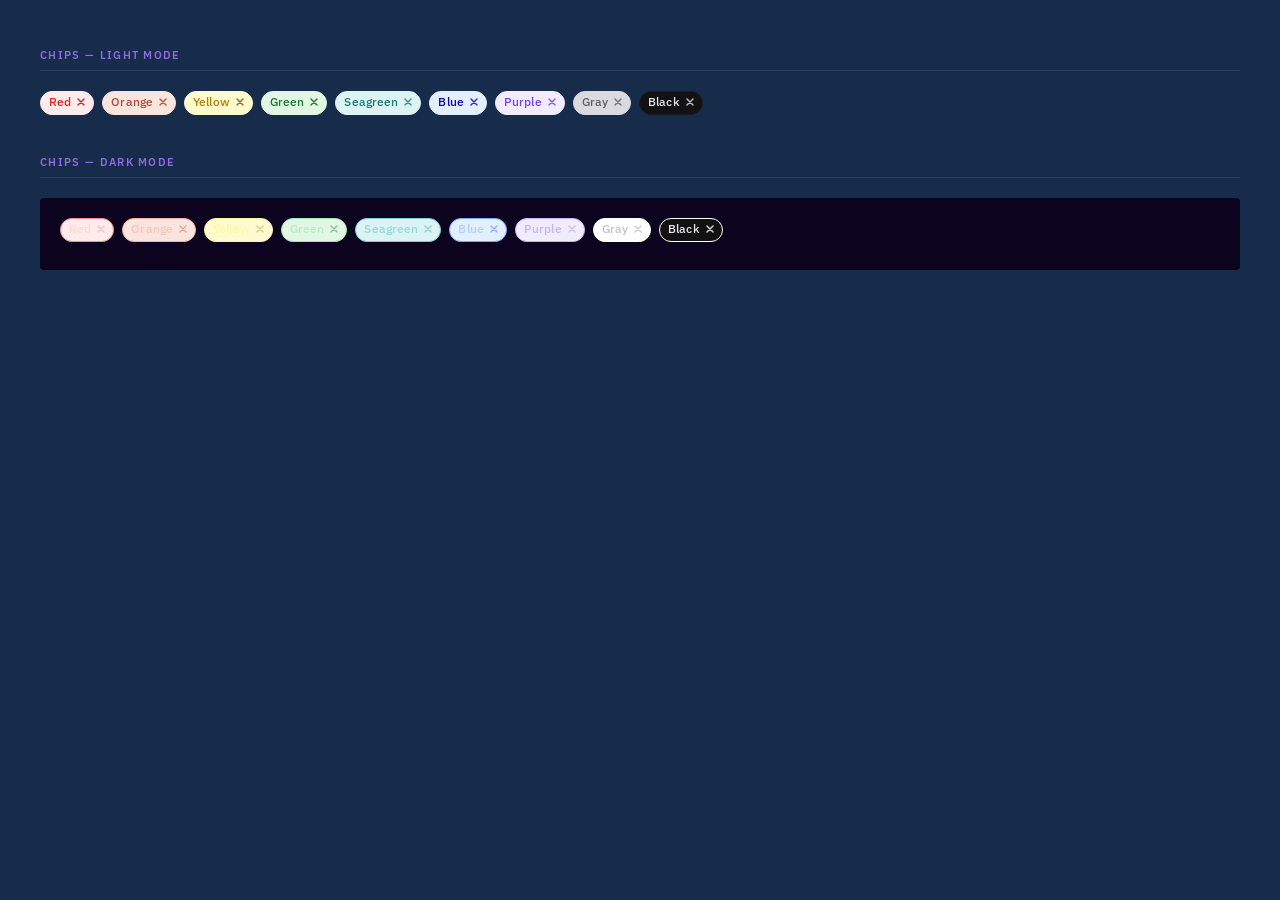
<file: DesignSystem/components/chips.html>
<!DOCTYPE html>
<html lang="ko">
<head>
  <meta charset="UTF-8" />
  <meta name="viewport" content="width=device-width, initial-scale=1.0" />
  <title>MemeCore — Chips</title>
  <link rel="stylesheet" href="../tokens.css" />
  <link rel="stylesheet" href="chips.css" />
  <style>
    * { box-sizing: border-box; margin: 0; padding: 0; }
    body { background: var(--color-bg-night); color: var(--color-white); font-family: var(--font-body); padding: 48px 40px; }
    h2 { font-size: 11px; font-weight: 600; letter-spacing: 0.12em; text-transform: uppercase; color: var(--color-primary-light); margin: 40px 0 20px; padding-bottom: 8px; border-bottom: 1px solid rgba(255,255,255,0.1); }
    h2:first-of-type { margin-top: 0; }
    .row { display: flex; flex-wrap: wrap; gap: 8px; align-items: center; margin-bottom: 8px; }
    .dark-bg { background: var(--color-bg-grants); padding: 20px; border-radius: 4px; margin-top: 8px; }
  </style>
</head>
<body>

  <h2>Chips — Light Mode</h2>
  <div class="row">
    <span class="chip chip-red">Red<button class="chip-close" aria-label="remove"><svg width="8" height="8" viewBox="0 0 8 8" fill="none"><path d="M1 1L7 7M7 1L1 7" stroke="#b00c0c" stroke-width="1.5" stroke-linecap="round"/></svg></button></span>
    <span class="chip chip-orange">Orange<button class="chip-close" aria-label="remove"><svg width="8" height="8" viewBox="0 0 8 8" fill="none"><path d="M1 1L7 7M7 1L1 7" stroke="#9f4614" stroke-width="1.5" stroke-linecap="round"/></svg></button></span>
    <span class="chip chip-yellow">Yellow<button class="chip-close" aria-label="remove"><svg width="8" height="8" viewBox="0 0 8 8" fill="none"><path d="M1 1L7 7M7 1L1 7" stroke="#7b4b07" stroke-width="1.5" stroke-linecap="round"/></svg></button></span>
    <span class="chip chip-green">Green<button class="chip-close" aria-label="remove"><svg width="8" height="8" viewBox="0 0 8 8" fill="none"><path d="M1 1L7 7M7 1L1 7" stroke="#006110" stroke-width="1.5" stroke-linecap="round"/></svg></button></span>
    <span class="chip chip-seagreen">Seagreen<button class="chip-close" aria-label="remove"><svg width="8" height="8" viewBox="0 0 8 8" fill="none"><path d="M1 1L7 7M7 1L1 7" stroke="#257676" stroke-width="1.5" stroke-linecap="round"/></svg></button></span>
    <span class="chip chip-blue">Blue<button class="chip-close" aria-label="remove"><svg width="8" height="8" viewBox="0 0 8 8" fill="none"><path d="M1 1L7 7M7 1L1 7" stroke="#0f06aa" stroke-width="1.5" stroke-linecap="round"/></svg></button></span>
    <span class="chip chip-purple">Purple<button class="chip-close" aria-label="remove"><svg width="8" height="8" viewBox="0 0 8 8" fill="none"><path d="M1 1L7 7M7 1L1 7" stroke="#7443df" stroke-width="1.5" stroke-linecap="round"/></svg></button></span>
    <span class="chip chip-gray">Gray<button class="chip-close" aria-label="remove"><svg width="8" height="8" viewBox="0 0 8 8" fill="none"><path d="M1 1L7 7M7 1L1 7" stroke="#5e5e65" stroke-width="1.5" stroke-linecap="round"/></svg></button></span>
    <span class="chip chip-black">Black<button class="chip-close" aria-label="remove"><svg width="8" height="8" viewBox="0 0 8 8" fill="none"><path d="M1 1L7 7M7 1L1 7" stroke="#e7e7eb" stroke-width="1.5" stroke-linecap="round"/></svg></button></span>
  </div>

  <h2>Chips — Dark Mode</h2>
  <div class="dark-bg">
    <div class="row">
      <span class="chip chip-dark chip-red">Red<button class="chip-close"><svg width="8" height="8" viewBox="0 0 8 8" fill="none"><path d="M1 1L7 7M7 1L1 7" stroke="#ffb5b5" stroke-width="1.5" stroke-linecap="round"/></svg></button></span>
      <span class="chip chip-dark chip-orange">Orange<button class="chip-close"><svg width="8" height="8" viewBox="0 0 8 8" fill="none"><path d="M1 1L7 7M7 1L1 7" stroke="#eb9785" stroke-width="1.5" stroke-linecap="round"/></svg></button></span>
      <span class="chip chip-dark chip-yellow">Yellow<button class="chip-close"><svg width="8" height="8" viewBox="0 0 8 8" fill="none"><path d="M1 1L7 7M7 1L1 7" stroke="#d2c96a" stroke-width="1.5" stroke-linecap="round"/></svg></button></span>
      <span class="chip chip-dark chip-green">Green<button class="chip-close"><svg width="8" height="8" viewBox="0 0 8 8" fill="none"><path d="M1 1L7 7M7 1L1 7" stroke="#76bd8a" stroke-width="1.5" stroke-linecap="round"/></svg></button></span>
      <span class="chip chip-dark chip-seagreen">Seagreen<button class="chip-close"><svg width="8" height="8" viewBox="0 0 8 8" fill="none"><path d="M1 1L7 7M7 1L1 7" stroke="#7bcfcf" stroke-width="1.5" stroke-linecap="round"/></svg></button></span>
      <span class="chip chip-dark chip-blue">Blue<button class="chip-close"><svg width="8" height="8" viewBox="0 0 8 8" fill="none"><path d="M1 1L7 7M7 1L1 7" stroke="#81a5ff" stroke-width="1.5" stroke-linecap="round"/></svg></button></span>
      <span class="chip chip-dark chip-purple">Purple<button class="chip-close"><svg width="8" height="8" viewBox="0 0 8 8" fill="none"><path d="M1 1L7 7M7 1L1 7" stroke="#c7b4f2" stroke-width="1.5" stroke-linecap="round"/></svg></button></span>
      <span class="chip chip-dark chip-gray">Gray<button class="chip-close"><svg width="8" height="8" viewBox="0 0 8 8" fill="none"><path d="M1 1L7 7M7 1L1 7" stroke="#c2c2cc" stroke-width="1.5" stroke-linecap="round"/></svg></button></span>
      <span class="chip chip-dark chip-black">Black<button class="chip-close"><svg width="8" height="8" viewBox="0 0 8 8" fill="none"><path d="M1 1L7 7M7 1L1 7" stroke="#ffffff" stroke-width="1.5" stroke-linecap="round"/></svg></button></span>
    </div>
  </div>

</body>
</html>
</file>
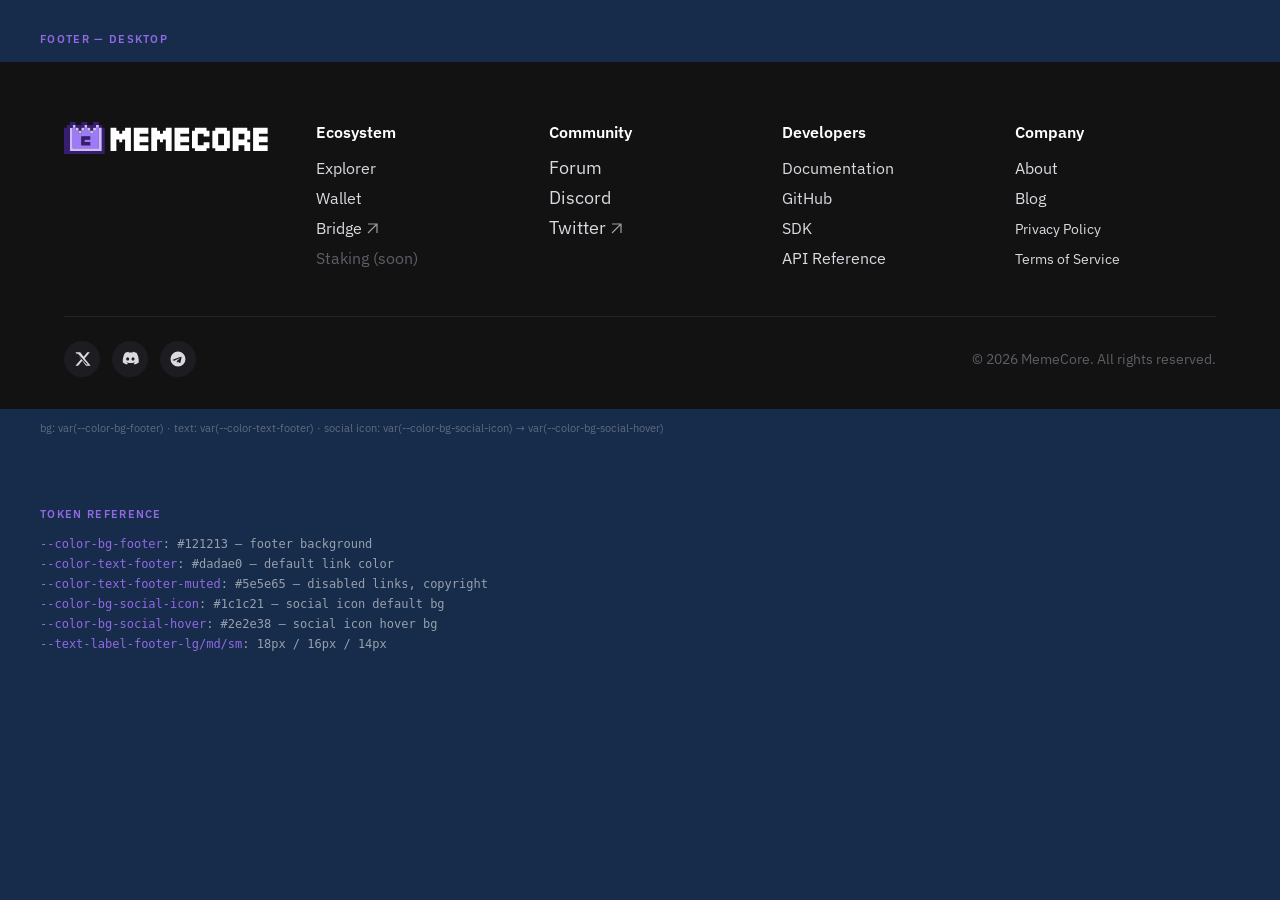
<file: DesignSystem/components/footer-preview.html>
<!DOCTYPE html>
<html lang="ko">
<head>
  <meta charset="UTF-8" />
  <meta name="viewport" content="width=device-width, initial-scale=1.0" />
  <title>MemeCore — Footer</title>
  <link rel="stylesheet" href="../tokens.css" />
  <link rel="stylesheet" href="footer.css" />
  <style>
    * { box-sizing: border-box; margin: 0; padding: 0; }
    body { background: var(--color-bg-night); font-family: var(--font-body); }
    .preview-label { font-size: 11px; font-weight: 600; letter-spacing: 0.12em; text-transform: uppercase; color: var(--color-primary-light); padding: 32px 40px 16px; }
    .preview-note { font-size: 11px; color: rgba(255,255,255,0.3); padding: 12px 40px 0; }
  </style>
</head>
<body>

  <!-- ═══ Footer — Desktop ═══ -->
  <div class="preview-label">Footer — Desktop</div>

  <footer class="site-footer">
    <div class="footer-inner">
      <div class="footer-sitemap">

        <!-- Logo -->
        <div class="footer-logo">
          <img src="../icons/logo-dark.svg" alt="MemeCore" height="32" />
        </div>

        <!-- Nav Groups -->
        <div class="footer-nav-groups">
          <div class="footer-nav-group">
            <h4>Ecosystem</h4>
            <ul>
              <li><a class="footer-link" href="#">Explorer</a></li>
              <li><a class="footer-link" href="#">Wallet</a></li>
              <li>
                <a class="footer-link" href="#">
                  Bridge
                  <svg class="outlink-icon" viewBox="0 0 13 13" fill="none" stroke="currentColor" stroke-width="1.2">
                    <path d="M2 2h9v9M11 2 2 11"/>
                  </svg>
                </a>
              </li>
              <li><a class="footer-link disabled" href="#">Staking (soon)</a></li>
            </ul>
          </div>
          <div class="footer-nav-group">
            <h4>Community</h4>
            <ul>
              <li><a class="footer-link footer-link-lg" href="#">Forum</a></li>
              <li><a class="footer-link footer-link-lg" href="#">Discord</a></li>
              <li>
                <a class="footer-link footer-link-lg" href="#">
                  Twitter
                  <svg class="outlink-icon" viewBox="0 0 13 13" fill="none" stroke="currentColor" stroke-width="1.2">
                    <path d="M2 2h9v9M11 2 2 11"/>
                  </svg>
                </a>
              </li>
            </ul>
          </div>
          <div class="footer-nav-group">
            <h4>Developers</h4>
            <ul>
              <li><a class="footer-link" href="#">Documentation</a></li>
              <li><a class="footer-link" href="#">GitHub</a></li>
              <li><a class="footer-link" href="#">SDK</a></li>
              <li><a class="footer-link" href="#">API Reference</a></li>
            </ul>
          </div>
          <div class="footer-nav-group">
            <h4>Company</h4>
            <ul>
              <li><a class="footer-link" href="#">About</a></li>
              <li><a class="footer-link" href="#">Blog</a></li>
              <li><a class="footer-link footer-link-sm" href="#">Privacy Policy</a></li>
              <li><a class="footer-link footer-link-sm" href="#">Terms of Service</a></li>
            </ul>
          </div>
        </div>
      </div>

      <!-- Bottom bar -->
      <div class="footer-bottom">
        <div class="footer-community">
          <!-- Twitter -->
          <a class="footer-social-icon" href="#" aria-label="Twitter">
            <svg viewBox="0 0 18 18" fill="currentColor">
              <path d="M14.25 2.25h2.625L11.625 8.4 17.625 15.75H13.05l-3.825-5.025L5.1 15.75H2.475L8.1 9.225 2.475 2.25H7.2l3.45 4.575 3.6-4.575Zm-.9 12.15h1.425L5.025 3.675H3.45L13.35 14.4Z"/>
            </svg>
          </a>
          <!-- Discord -->
          <a class="footer-social-icon" href="#" aria-label="Discord">
            <svg viewBox="0 0 18 18" fill="currentColor">
              <path d="M15.25 2.75A13.2 13.2 0 0 0 12 1.75a.05.05 0 0 0-.05.025 9.2 9.2 0 0 0-.41.84 12.2 12.2 0 0 0-3.68 0 8.5 8.5 0 0 0-.42-.84A.05.05 0 0 0 7.39 1.75a13.2 13.2 0 0 0-3.25 1 .045.045 0 0 0-.02.018C2.135 6.075 1.59 9.3 1.84 12.48a.055.055 0 0 0 .02.037 13.25 13.25 0 0 0 3.995 2.02.055.055 0 0 0 .06-.02c.308-.42.582-.863.818-1.33a.054.054 0 0 0-.03-.075 8.74 8.74 0 0 1-1.248-.595.055.055 0 0 1-.005-.09c.084-.063.168-.129.248-.195a.053.053 0 0 1 .055-.008c2.62 1.196 5.457 1.196 8.048 0a.053.053 0 0 1 .056.007c.08.067.163.133.248.196a.055.055 0 0 1-.004.09 8.195 8.195 0 0 1-1.25.594.054.054 0 0 0-.028.076c.24.466.514.91.817 1.33a.054.054 0 0 0 .06.019 13.2 13.2 0 0 0 4.002-2.02.055.055 0 0 0 .02-.036c.296-3.597-.504-6.795-2.13-9.594a.043.043 0 0 0-.02-.018ZM6.678 10.55c-.793 0-1.447-.727-1.447-1.62 0-.892.64-1.62 1.447-1.62.813 0 1.46.734 1.447 1.62 0 .893-.64 1.62-1.447 1.62Zm5.35 0c-.793 0-1.447-.727-1.447-1.62 0-.892.64-1.62 1.447-1.62.812 0 1.46.734 1.447 1.62 0 .893-.634 1.62-1.447 1.62Z"/>
            </svg>
          </a>
          <!-- Telegram -->
          <a class="footer-social-icon" href="#" aria-label="Telegram">
            <svg viewBox="0 0 18 18" fill="currentColor">
              <path d="M9 1.5a7.5 7.5 0 1 0 0 15A7.5 7.5 0 0 0 9 1.5Zm3.688 5.156-1.29 6.075c-.093.428-.346.534-.702.33L8.97 11.69l-.82.788c-.09.09-.167.167-.343.167l.122-1.73 3.148-2.843c.137-.122-.03-.19-.21-.068L5.39 10.745l-1.68-.524c-.364-.115-.372-.364.078-.538l6.557-2.53c.305-.11.573.075.343.003Z"/>
            </svg>
          </a>
        </div>
        <p class="footer-copyright">© 2026 MemeCore. All rights reserved.</p>
      </div>
    </div>
  </footer>

  <div class="preview-note">bg: var(--color-bg-footer) · text: var(--color-text-footer) · social icon: var(--color-bg-social-icon) → var(--color-bg-social-hover)</div>

  <!-- ═══ Component Tokens Reference ═══ -->
  <div class="preview-label" style="margin-top:40px">Token Reference</div>
  <div style="padding:0 40px 40px;display:flex;flex-direction:column;gap:6px;font-size:12px;font-family:monospace;color:rgba(255,255,255,0.55)">
    <div><span style="color:var(--color-primary-light)">--color-bg-footer</span>: #121213 — footer background</div>
    <div><span style="color:var(--color-primary-light)">--color-text-footer</span>: #dadae0 — default link color</div>
    <div><span style="color:var(--color-primary-light)">--color-text-footer-muted</span>: #5e5e65 — disabled links, copyright</div>
    <div><span style="color:var(--color-primary-light)">--color-bg-social-icon</span>: #1c1c21 — social icon default bg</div>
    <div><span style="color:var(--color-primary-light)">--color-bg-social-hover</span>: #2e2e38 — social icon hover bg</div>
    <div><span style="color:var(--color-primary-light)">--text-label-footer-lg/md/sm</span>: 18px / 16px / 14px</div>
  </div>

</body>
</html>
</file>
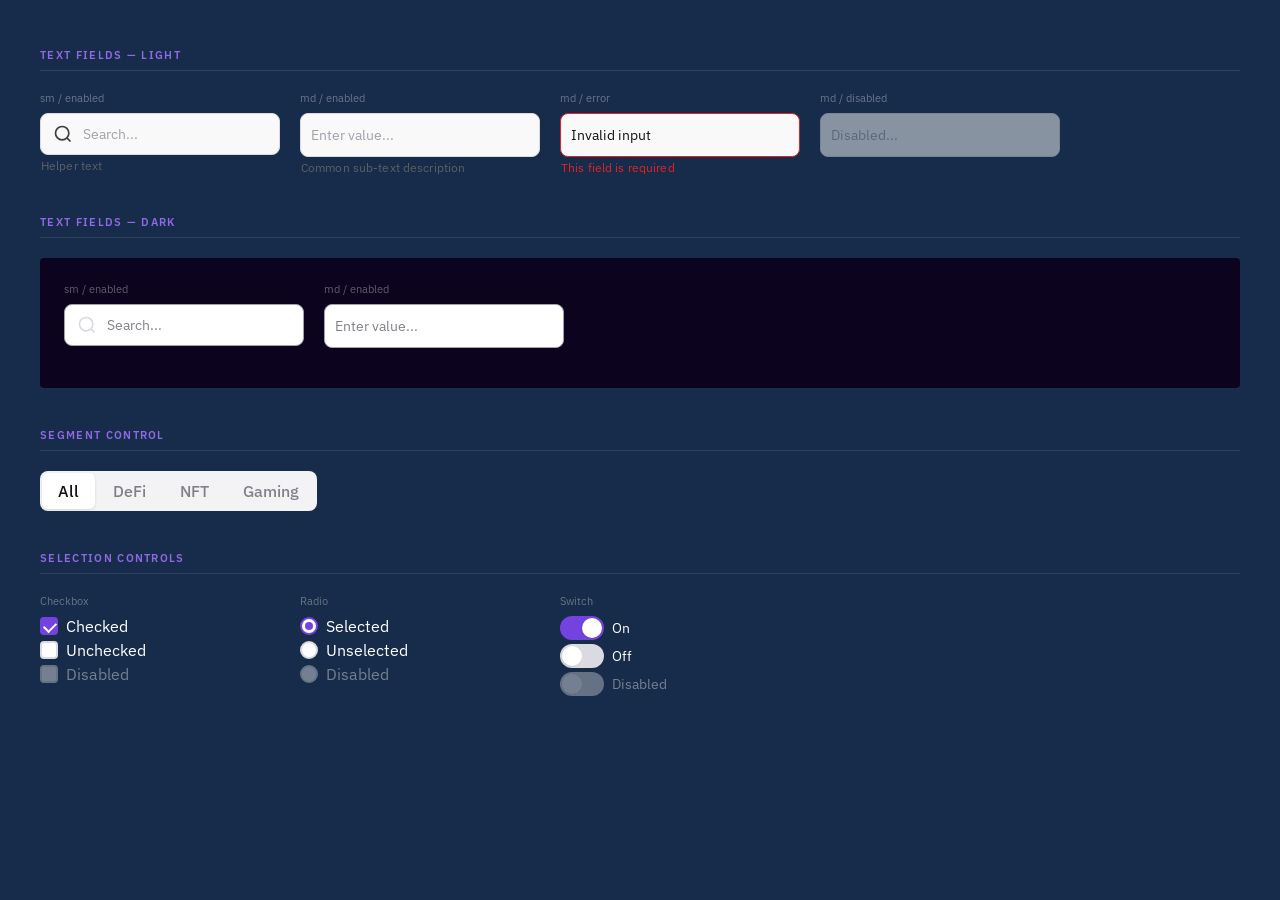
<file: DesignSystem/components/inputs-preview.html>
<!DOCTYPE html>
<html lang="ko">
<head>
  <meta charset="UTF-8" /><meta name="viewport" content="width=device-width, initial-scale=1.0" />
  <title>MemeCore — Inputs</title>
  <link rel="stylesheet" href="../tokens.css" />
  <link rel="stylesheet" href="inputs.css" />
  <style>
    * { box-sizing: border-box; margin: 0; padding: 0; }
    body { background: var(--color-bg-night); color: var(--color-white); font-family: var(--font-body); padding: 48px 40px; }
    h2 { font-size: 11px; font-weight: 600; letter-spacing: 0.12em; text-transform: uppercase; color: var(--color-primary-light); margin: 40px 0 20px; padding-bottom: 8px; border-bottom: 1px solid rgba(255,255,255,0.1); }
    h2:first-of-type { margin-top: 0; }
    .row { display: flex; flex-wrap: wrap; gap: 20px; align-items: flex-start; margin-bottom: 16px; }
    .col { display: flex; flex-direction: column; gap: 4px; min-width: 240px; }
    .col-label { font-size: 11px; color: rgba(255,255,255,0.35); margin-bottom: 4px; }
    .dark-bg { background: var(--color-bg-grants); padding: 24px; border-radius: 4px; }
    .search-icon { width: 20px; height: 20px; }
  </style>
</head>
<body>

  <h2>Text Fields — Light</h2>
  <div class="row">
    <div class="col">
      <div class="col-label">sm / enabled</div>
      <div class="input-field input-sm">
        <div class="input-wrap">
          <span class="input-icon"><svg class="search-icon" viewBox="0 0 24 24" fill="none" stroke="currentColor" stroke-width="2"><circle cx="11" cy="11" r="8"/><path d="m21 21-4.35-4.35"/></svg></span>
          <input type="text" placeholder="Search..." />
        </div>
        <span class="input-sub">Helper text</span>
      </div>
    </div>
    <div class="col">
      <div class="col-label">md / enabled</div>
      <div class="input-field input-md">
        <div class="input-wrap">
          <input type="text" placeholder="Enter value..." />
        </div>
        <span class="input-sub">Common sub-text description</span>
      </div>
    </div>
    <div class="col">
      <div class="col-label">md / error</div>
      <div class="input-field input-md error">
        <div class="input-wrap">
          <input type="text" value="Invalid input" />
        </div>
        <span class="input-sub">This field is required</span>
      </div>
    </div>
    <div class="col">
      <div class="col-label">md / disabled</div>
      <div class="input-field input-md disabled">
        <div class="input-wrap">
          <input type="text" placeholder="Disabled..." disabled />
        </div>
      </div>
    </div>
  </div>

  <h2>Text Fields — Dark</h2>
  <div class="dark-bg">
    <div class="row">
      <div class="col">
        <div class="col-label" style="color:rgba(255,255,255,.35)">sm / enabled</div>
        <div class="input-field input-sm input-dark">
          <div class="input-wrap">
            <span class="input-icon"><svg class="search-icon" viewBox="0 0 24 24" fill="none" stroke="currentColor" stroke-width="2"><circle cx="11" cy="11" r="8"/><path d="m21 21-4.35-4.35"/></svg></span>
            <input type="text" placeholder="Search..." />
          </div>
        </div>
      </div>
      <div class="col">
        <div class="col-label" style="color:rgba(255,255,255,.35)">md / enabled</div>
        <div class="input-field input-md input-dark">
          <div class="input-wrap">
            <input type="text" placeholder="Enter value..." />
          </div>
        </div>
      </div>
    </div>
  </div>

  <h2>Segment Control</h2>
  <div class="row">
    <div class="segment">
      <button class="segment-item active">All</button>
      <button class="segment-item">DeFi</button>
      <button class="segment-item">NFT</button>
      <button class="segment-item">Gaming</button>
    </div>
  </div>

  <h2>Selection Controls</h2>
  <div class="row">
    <div class="col">
      <div class="col-label">Checkbox</div>
      <label class="checkbox-wrap"><input class="checkbox-input" type="checkbox" checked /><span class="checkbox-label" style="color:white">Checked</span></label>
      <label class="checkbox-wrap"><input class="checkbox-input" type="checkbox" /><span class="checkbox-label" style="color:white">Unchecked</span></label>
      <label class="checkbox-wrap"><input class="checkbox-input" type="checkbox" disabled /><span class="checkbox-label" style="color:rgba(255,255,255,.4)">Disabled</span></label>
    </div>
    <div class="col">
      <div class="col-label">Radio</div>
      <label class="radio-wrap"><input class="radio-input" type="radio" name="demo" checked /><span class="radio-label" style="color:white">Selected</span></label>
      <label class="radio-wrap"><input class="radio-input" type="radio" name="demo" /><span class="radio-label" style="color:white">Unselected</span></label>
      <label class="radio-wrap"><input class="radio-input" type="radio" disabled /><span class="radio-label" style="color:rgba(255,255,255,.4)">Disabled</span></label>
    </div>
    <div class="col">
      <div class="col-label">Switch</div>
      <label class="switch-wrap"><input class="switch-input" type="checkbox" checked /><span style="color:white;font-size:14px">On</span></label>
      <label class="switch-wrap"><input class="switch-input" type="checkbox" /><span style="color:white;font-size:14px">Off</span></label>
      <label class="switch-wrap"><input class="switch-input" type="checkbox" disabled /><span style="color:rgba(255,255,255,.4);font-size:14px">Disabled</span></label>
    </div>
  </div>

</body>
</html>
</file>
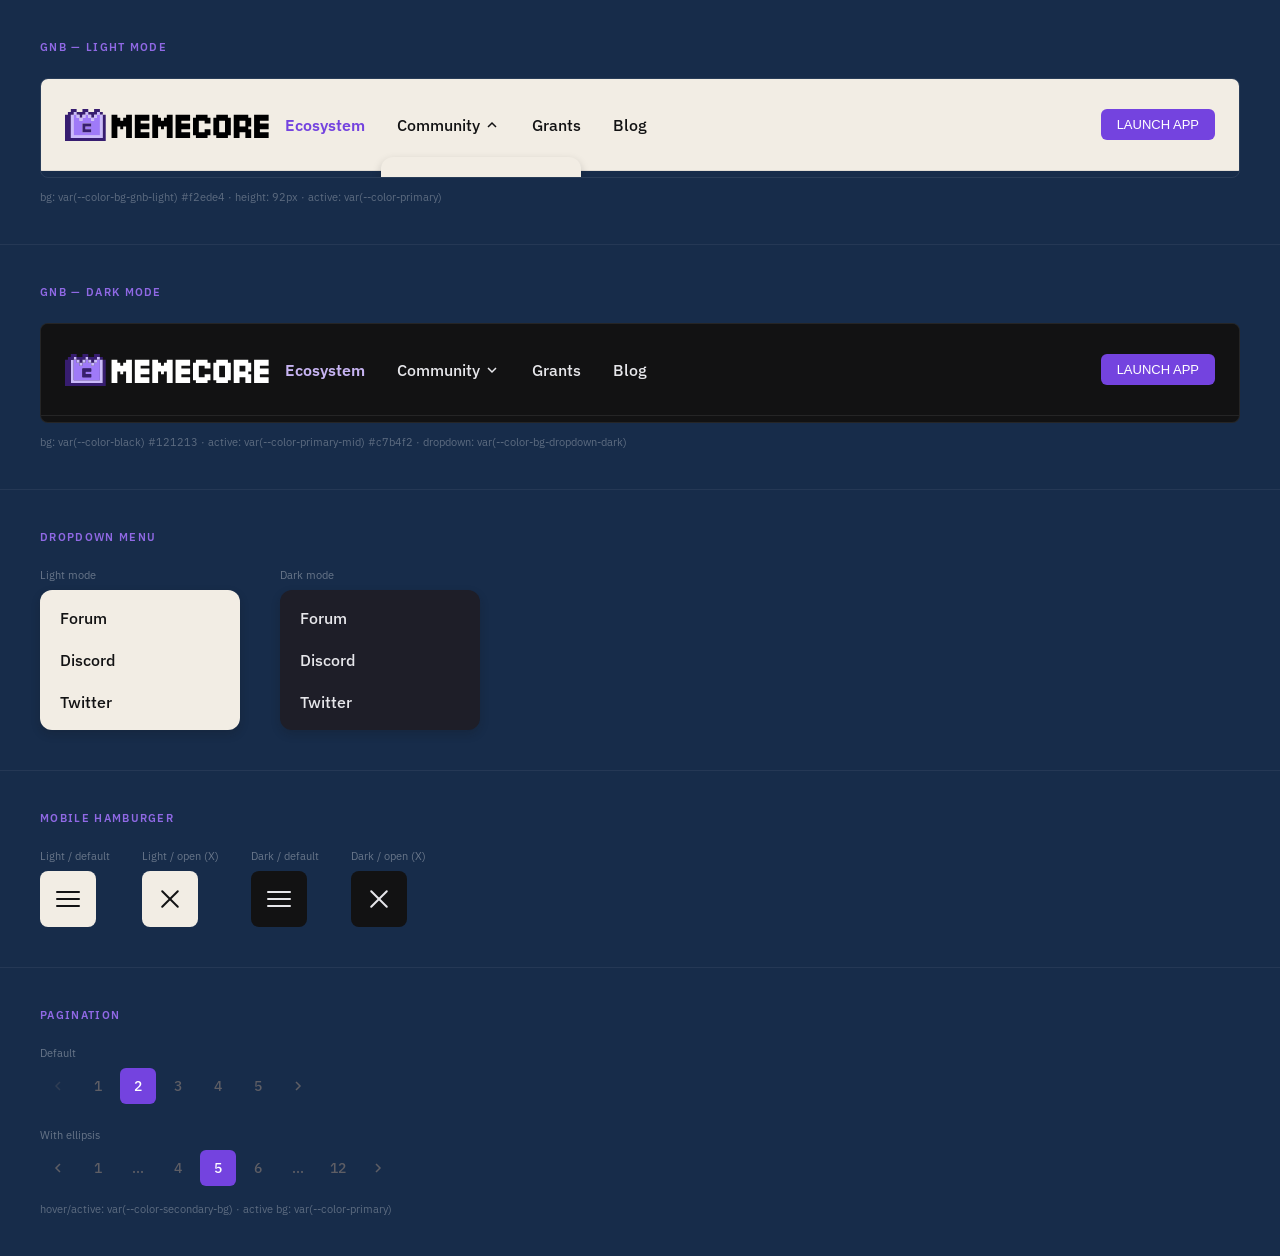
<file: DesignSystem/components/navigation-preview.html>
<!DOCTYPE html>
<html lang="ko">
<head>
  <meta charset="UTF-8" />
  <meta name="viewport" content="width=device-width, initial-scale=1.0" />
  <title>MemeCore — Navigation</title>
  <link rel="stylesheet" href="../tokens.css" />
  <link rel="stylesheet" href="navigation.css" />
  <style>
    * { box-sizing: border-box; margin: 0; padding: 0; }
    body { background: var(--color-bg-night); color: var(--color-white); font-family: var(--font-body); }
    .preview-section { padding: 40px; }
    .preview-section + .preview-section { border-top: 1px solid rgba(255,255,255,0.06); }
    h2 { font-size: 11px; font-weight: 600; letter-spacing: 0.12em; text-transform: uppercase; color: var(--color-primary-light); margin-bottom: 24px; }
    .nav-frame { position: relative; height: 100px; margin-bottom: 8px; border-radius: 8px; overflow: hidden; border: 1px solid rgba(255,255,255,0.08); }
    .nav-frame .gnb { position: absolute; }
    .spacer { height: 120px; }
    .pagination-wrap { display: flex; gap: 24px; flex-wrap: wrap; align-items: center; }
    .label { font-size: 11px; color: rgba(255,255,255,0.35); margin-bottom: 8px; }
    .col { display: flex; flex-direction: column; }
  </style>
</head>
<body>

  <!-- ═══ GNB Light ═══ -->
  <div class="preview-section">
    <h2>GNB — Light Mode</h2>
    <div class="nav-frame">
      <nav class="gnb" style="position:absolute;width:100%">
        <div class="gnb-inner">
          <a class="gnb-logo" href="#">
            <img src="../icons/logo-light.svg" alt="MemeCore" height="32" />
          </a>
          <ul class="gnb-menu">
            <li class="gnb-menu-item">
              <button class="gnb-menu-btn active">Ecosystem</button>
            </li>
            <li class="gnb-menu-item open">
              <button class="gnb-menu-btn">
                Community
                <svg class="chevron" viewBox="0 0 16 16" fill="none" stroke="currentColor" stroke-width="1.5">
                  <polyline points="4,6 8,10 12,6"/>
                </svg>
              </button>
              <div class="gnb-dropdown" style="opacity:1;pointer-events:auto;transform:translateY(0)">
                <a class="gnb-dropdown-item" href="#">
                  <svg class="icon" viewBox="0 0 20 20" fill="currentColor"><circle cx="10" cy="10" r="8" fill="#e7e7eb"/></svg>
                  Forum
                </a>
                <a class="gnb-dropdown-item" href="#">
                  <svg class="icon" viewBox="0 0 20 20" fill="currentColor"><circle cx="10" cy="10" r="8" fill="#e7e7eb"/></svg>
                  Discord
                </a>
              </div>
            </li>
            <li class="gnb-menu-item"><button class="gnb-menu-btn">Grants</button></li>
            <li class="gnb-menu-item"><button class="gnb-menu-btn">Blog</button></li>
          </ul>
          <div class="gnb-actions">
            <button style="padding:8px 16px;background:var(--color-primary);color:#fff;border:none;border-radius:6px;font-family:var(--font-display);font-size:13px;cursor:pointer">LAUNCH APP</button>
          </div>
          <button class="gnb-hamburger" aria-label="메뉴">
            <span></span><span></span><span></span>
          </button>
        </div>
      </nav>
    </div>
    <div style="font-size:11px;color:rgba(255,255,255,0.3);padding-top:4px">bg: var(--color-bg-gnb-light) #f2ede4 · height: 92px · active: var(--color-primary)</div>
  </div>

  <!-- ═══ GNB Dark ═══ -->
  <div class="preview-section">
    <h2>GNB — Dark Mode</h2>
    <div class="nav-frame" style="background:#121213">
      <nav class="gnb gnb-dark" style="position:absolute;width:100%">
        <div class="gnb-inner">
          <a class="gnb-logo" href="#">
            <img src="../icons/logo-dark.svg" alt="MemeCore" height="32" />
          </a>
          <ul class="gnb-menu">
            <li class="gnb-menu-item"><button class="gnb-menu-btn active">Ecosystem</button></li>
            <li class="gnb-menu-item">
              <button class="gnb-menu-btn">
                Community
                <svg class="chevron" viewBox="0 0 16 16" fill="none" stroke="currentColor" stroke-width="1.5">
                  <polyline points="4,6 8,10 12,6"/>
                </svg>
              </button>
            </li>
            <li class="gnb-menu-item"><button class="gnb-menu-btn">Grants</button></li>
            <li class="gnb-menu-item"><button class="gnb-menu-btn">Blog</button></li>
          </ul>
          <div class="gnb-actions">
            <button style="padding:8px 16px;background:var(--color-primary);color:#fff;border:none;border-radius:6px;font-family:var(--font-display);font-size:13px;cursor:pointer">LAUNCH APP</button>
          </div>
          <button class="gnb-hamburger" aria-label="메뉴">
            <span></span><span></span><span></span>
          </button>
        </div>
      </nav>
    </div>
    <div style="font-size:11px;color:rgba(255,255,255,0.3);padding-top:4px">bg: var(--color-black) #121213 · active: var(--color-primary-mid) #c7b4f2 · dropdown: var(--color-bg-dropdown-dark)</div>
  </div>

  <!-- ═══ Dropdown (isolated) ═══ -->
  <div class="preview-section">
    <h2>Dropdown Menu</h2>
    <div style="display:flex;gap:40px;flex-wrap:wrap">
      <div class="col">
        <div class="label">Light mode</div>
        <div style="background:var(--color-bg-gnb-light);border-radius:12px;box-shadow:var(--shadow-dropdown);padding:8px;display:inline-flex;flex-direction:column;gap:2px;min-width:200px">
          <a class="gnb-dropdown-item" href="#">Forum</a>
          <a class="gnb-dropdown-item" href="#">Discord</a>
          <a class="gnb-dropdown-item" href="#">Twitter</a>
        </div>
      </div>
      <div class="col">
        <div class="label">Dark mode</div>
        <div style="background:var(--color-bg-dropdown-dark);border-radius:12px;box-shadow:var(--shadow-dropdown);padding:8px;display:inline-flex;flex-direction:column;gap:2px;min-width:200px">
          <a class="gnb-dropdown-item" style="color:var(--color-gray-200)" href="#">Forum</a>
          <a class="gnb-dropdown-item" style="color:var(--color-gray-200)" href="#">Discord</a>
          <a class="gnb-dropdown-item" style="color:var(--color-gray-200)" href="#">Twitter</a>
        </div>
      </div>
    </div>
  </div>

  <!-- ═══ Mobile Hamburger ═══ -->
  <div class="preview-section">
    <h2>Mobile Hamburger</h2>
    <div style="display:flex;gap:32px;align-items:center;flex-wrap:wrap">
      <div class="col">
        <div class="label">Light / default</div>
        <button class="gnb-hamburger" style="display:flex;background:var(--color-bg-gnb-light)">
          <span style="background:var(--color-black)"></span>
          <span style="background:var(--color-black)"></span>
          <span style="background:var(--color-black)"></span>
        </button>
      </div>
      <div class="col">
        <div class="label">Light / open (X)</div>
        <button class="gnb-hamburger" style="display:flex;background:var(--color-bg-gnb-light)">
          <span style="background:var(--color-black);transform:translateY(7px) rotate(45deg)"></span>
          <span style="background:var(--color-black);opacity:0"></span>
          <span style="background:var(--color-black);transform:translateY(-7px) rotate(-45deg)"></span>
        </button>
      </div>
      <div class="col">
        <div class="label">Dark / default</div>
        <button class="gnb-hamburger" style="display:flex;background:#121213">
          <span style="background:var(--color-gray-200)"></span>
          <span style="background:var(--color-gray-200)"></span>
          <span style="background:var(--color-gray-200)"></span>
        </button>
      </div>
      <div class="col">
        <div class="label">Dark / open (X)</div>
        <button class="gnb-hamburger" style="display:flex;background:#121213">
          <span style="background:var(--color-gray-200);transform:translateY(7px) rotate(45deg)"></span>
          <span style="background:var(--color-gray-200);opacity:0"></span>
          <span style="background:var(--color-gray-200);transform:translateY(-7px) rotate(-45deg)"></span>
        </button>
      </div>
    </div>
  </div>

  <!-- ═══ Pagination ═══ -->
  <div class="preview-section">
    <h2>Pagination</h2>
    <div style="display:flex;flex-direction:column;gap:24px">
      <div class="col">
        <div class="label">Default</div>
        <nav class="pagination">
          <button class="page-arrow" disabled>
            <svg width="16" height="16" viewBox="0 0 16 16" fill="none" stroke="currentColor" stroke-width="1.5"><polyline points="10,4 6,8 10,12"/></svg>
          </button>
          <button class="page-btn">1</button>
          <button class="page-btn active">2</button>
          <button class="page-btn">3</button>
          <button class="page-btn">4</button>
          <button class="page-btn">5</button>
          <button class="page-arrow">
            <svg width="16" height="16" viewBox="0 0 16 16" fill="none" stroke="currentColor" stroke-width="1.5"><polyline points="6,4 10,8 6,12"/></svg>
          </button>
        </nav>
      </div>
      <div class="col">
        <div class="label">With ellipsis</div>
        <nav class="pagination">
          <button class="page-arrow">
            <svg width="16" height="16" viewBox="0 0 16 16" fill="none" stroke="currentColor" stroke-width="1.5"><polyline points="10,4 6,8 10,12"/></svg>
          </button>
          <button class="page-btn">1</button>
          <button class="page-btn">...</button>
          <button class="page-btn">4</button>
          <button class="page-btn active">5</button>
          <button class="page-btn">6</button>
          <button class="page-btn">...</button>
          <button class="page-btn">12</button>
          <button class="page-arrow">
            <svg width="16" height="16" viewBox="0 0 16 16" fill="none" stroke="currentColor" stroke-width="1.5"><polyline points="6,4 10,8 6,12"/></svg>
          </button>
        </nav>
      </div>
    </div>
    <div style="font-size:11px;color:rgba(255,255,255,0.3);margin-top:16px">hover/active: var(--color-secondary-bg) · active bg: var(--color-primary)</div>
  </div>

  <script>
    // Dropdown toggle demo
    document.querySelectorAll('.gnb-menu-btn').forEach(btn => {
      btn.addEventListener('click', () => {
        const item = btn.closest('.gnb-menu-item');
        if (item) item.classList.toggle('open');
      });
    });
  </script>
</body>
</html>
</file>
<file: DesignSystem/tokens.css>
/* ==========================================================
   MemeCore Design System — CSS Tokens
   Source: Figma [Main Site] Design System - V3
   Generated: 2026-05-14
   ========================================================== */

@import url('https://fonts.googleapis.com/css2?family=IBM+Plex+Sans:wght@400;500;600&display=swap');

:root {

  /* --------------------------------------------------------
     TYPOGRAPHY — Font Families
  -------------------------------------------------------- */
  --font-display: 'Marvin', sans-serif;   /* title/bold-* */
  --font-body:    'IBM Plex Sans', sans-serif; /* body, title, label */

  /* --------------------------------------------------------
     TYPOGRAPHY — Font Sizes
  -------------------------------------------------------- */
  /* title/bold (Marvin) */
  --text-title-bold-xxxl: 54px;
  --text-title-bold-xxl:  48px;
  --text-title-bold-xl:   40px;
  --text-title-bold-m:    32px;
  --text-title-bold-s:    24px;
  --text-title-bold-lg:   20px;
  --text-title-bold-xs:   20px;

  /* title (IBM Plex Sans 600) */
  --text-title-xxxl: 20px;
  --text-title-xxl:  28px;
  --text-title-xl:   24px;
  --text-title-lg:   20px;
  --text-title-md:   18px;
  --text-title-sm:   16px;
  --text-title-xs:   14px;

  /* body/regular (IBM Plex Sans 400) */
  --text-body-xxxl: 28px;
  --text-body-xxl:  24px;
  --text-body-xl:   20px;
  --text-body-lg:   18px;
  --text-body-md:   16px;
  --text-body-sm:   14px;
  --text-body-xs:   13px;
  --text-body-xxs:  12px;

  /* body/medium (IBM Plex Sans 500) */
  --text-medium-xxl:  24px;
  --text-medium-xl:   20px;
  --text-medium-lg:   18px;
  --text-medium-md:   16px;
  --text-medium-sm:   15px;
  --text-medium-xs:   14px;
  --text-medium-xxxs: 13px;

  /* label */
  --text-label-btn-lg: 16px;
  --text-label-btn-md: 14px;
  --text-label-btn-sm: 13px;
  --text-label-footer-lg: 18px;
  --text-label-footer-md: 16px;
  --text-label-footer-sm: 14px;
  --text-label-segment-md: 16px;
  --text-label-segment-sm: 14px;
  --text-label-tag: 12px;
  --text-sub-message: 12px;

  /* --------------------------------------------------------
     TYPOGRAPHY — Line Heights
  -------------------------------------------------------- */
  --lh-title-bold-xxxl: 67px;
  --lh-title-bold-xxl:  58px;
  --lh-title-bold-xl:   48px;
  --lh-title-bold-m:    38.4px;
  --lh-title-bold-s:    28.8px;
  --lh-title-bold-lg:   24px;
  --lh-title-bold-xs:   24px;

  --lh-title-xxl:  42px;
  --lh-title-xl:   36px;
  --lh-title-lg:   30px;
  --lh-title-md:   27px;
  --lh-title-sm:   24px;
  --lh-title-xs:   21px;

  --lh-body-xxxl: 42px;
  --lh-body-xxl:  36px;
  --lh-body-xl:   30px;
  --lh-body-lg:   27px;
  --lh-body-md:   24px;
  --lh-body-sm:   21px;
  --lh-body-xs:   19.5px;
  --lh-body-xxs:  18px;

  --lh-label-btn-lg: 16px;
  --lh-label-btn-md: 14px;
  --lh-label-btn-sm: 13px;
  --lh-label-tag: 15.6px;
  --lh-sub-message: 14.4px;

  /* --------------------------------------------------------
     TYPOGRAPHY — Letter Spacing
  -------------------------------------------------------- */
  --ls-label-btn-lg: 0.24px;
  --ls-label-btn-md: 0.21px;
  --ls-label-btn-sm: 0.195px;
  --ls-body-xs:  0.13px;
  --ls-body-xxs: 0.12px;
  --ls-label-tag: 0.12px;
  --ls-sub-message: 0.12px;
  --ls-none: 0;

  /* --------------------------------------------------------
     COLORS — Brand Primary (Purple)
  -------------------------------------------------------- */
  --color-primary:       #7443df;
  --color-primary-dark:  #2e1b59;
  --color-primary-light: #9069e5;

  /* --------------------------------------------------------
     COLORS — Backgrounds
  -------------------------------------------------------- */
  --color-bg-night:        #172c4a;
  --color-bg-night-dark:   #182133;
  --color-bg-night-mid:    #202f4e;
  --color-bg-sky:          #60abff;
  --color-bg-menu:         #76a7ff;
  --color-bg-grants:       #0c041e;
  --color-bg-thunder-dark: #211f1e;
  --color-bg-thunder-teal: #0c2930;
  --color-bg-loading-dark: #170d2d;
  --color-bg-loading-purple: #ac8eec;

  /* --------------------------------------------------------
     COLORS — Semantic / Accent
  -------------------------------------------------------- */
  --color-accent-green:  #19ff9b;
  --color-accent-white:  #dffffa;
  --color-white:         #ffffff;
  --color-black:         #121213;

  /* --------------------------------------------------------
     SHADOWS
  -------------------------------------------------------- */
  --shadow-btn-primary:    0 4px 0 0 #2e1b59;
  --shadow-btn-secondary:  0 4px 0 0 #c7b4f2;
  --shadow-btn-tertiary:   0 4px 0 0 #e7e7eb;
  --shadow-btn-line-light: 0 4px 0 0 rgba(18,18,19,0.50);
  --shadow-btn-line-dark:  0 4px 0 0 #f3f3f5;
  --shadow-btn-disabled:   0 4px 0 0 #808088;
  --shadow-dropdown:       0 4px 10px 0 rgba(18,18,19,0.20);
  --shadow-ticket:         0 8px 20px 0 rgba(0,0,0,0.25);
  --shadow-sticker:        0 4px 0 0 rgba(18,18,19,0.30), -2px -2px 0 0 #fff, 2px 2px 0 0 #fff;
  --shadow-switch-thumb:   -1px 1px 2px 0 rgba(18,18,19,0.08);
  --shadow-ecosystem-glow: 0 0 200px 0 rgba(25,255,155,0.60);
  --shadow-ecosystem-glow2: 0 0 200px 0 rgba(223,255,250,0.60);

  /* --------------------------------------------------------
     COLORS — Gray Scale
  -------------------------------------------------------- */
  --color-gray-200: #e7e7eb;
  --color-gray-300: #dadae0;
  --color-gray-400: #ceced6;
  --color-gray-500: #c2c2cc;
  --color-gray-600: #a1a1aa;
  --color-gray-700: #808088;   /* base/gray/700 */

  /* --------------------------------------------------------
     COLORS — Semantic
  -------------------------------------------------------- */
  --color-text-disabled:    #808088;   /* semantic/text/disabled — for dark bg buttons */
  --color-text-disabled-lt: #a1a1aa;   /* semantic/text/disabled — for light bg (tertiary) */

  /* --------------------------------------------------------
     COLORS — Neutrals (Cards / UI 공통)
  -------------------------------------------------------- */
  --color-neutral-800: #3D3D43;
  --color-neutral-750: #5E5E65;
  --color-border-dark: #1C1C21;
  --color-neutral-50:  #F9F9FA;

  /* --------------------------------------------------------
     COLORS — Tag
  -------------------------------------------------------- */
  --color-tag-yellow-bg:   #FFFBCE;
  --color-tag-yellow-text: #B07F00;

  /* --------------------------------------------------------
     COLORS — Navigation
  -------------------------------------------------------- */
  --color-bg-gnb-light:     #f2ede4;  /* GNB light mode bg (warm cream) */
  --color-bg-dropdown-dark: #1e1e28;  /* dark mode dropdown bg */
  --color-primary-mid:      #c7b4f2;  /* mid-purple: dark nav active, secondary shadow */
  --color-secondary-bg:     #f1ecfc;  /* very light purple: secondary btn bg, pagination hover */

  /* --------------------------------------------------------
     COLORS — Footer
  -------------------------------------------------------- */
  --color-bg-footer:          #121213;  /* = --color-black */
  --color-text-footer:        #dadae0;  /* = --color-gray-300 */
  --color-text-footer-muted:  #5e5e65;  /* = --color-neutral-750 */
  --color-bg-social-icon:     #1c1c21;  /* = --color-border-dark */
  --color-bg-social-hover:    #2e2e38;  /* social icon hover */

}
</file>
<file: DesignSystem/components/buttons.css>
/* ==========================================================
   MemeCore — Buttons
   Source: Figma [Main Site] Design System V3 > Buttons
   Pixel-art staircase corners via border-image 9-slice SVG
   ========================================================== */

/* ──────────────────────────────────────────────────────────
   Pixel border-image data URIs (14×14 SVG, slice=6 fill)
   Each variant has: normal / hover / active / disabled
────────────────────────────────────────────────────────── */

/* PRIMARY  dark=#2e1b59  light=#9069e5  main=#7443df */
:root {
  --_btn-primary:
    url("[data-uri]");
  --_btn-primary-hover:
    url("[data-uri]");
  --_btn-primary-active:
    url("[data-uri]");
  --_btn-primary-disabled:
    url("[data-uri]");

  /* SECONDARY  dark=#9069e5  light=#fff  main=#f1ecfc */
  --_btn-secondary:
    url("[data-uri]");
  --_btn-secondary-hover:
    url("[data-uri]");
  --_btn-secondary-disabled:
    url("[data-uri]");

  /* TERTIARY  dark=#e7e7eb  light=#fff  main=#fff */
  --_btn-tertiary:
    url("[data-uri]");
  --_btn-tertiary-hover:
    url("[data-uri]");
  --_btn-tertiary-disabled:
    url("[data-uri]");
}

/* ──────────────────────────────────────────────────────────
   Shared border-image mixin
────────────────────────────────────────────────────────── */
.btn-primary .btn-body,
.btn-secondary .btn-body,
.btn-tertiary .btn-body {
  border: 6px solid transparent;
  border-image-slice: 6 fill;
  border-image-width: 6px;
  border-image-outset: 0;
  border-image-repeat: stretch;
  box-sizing: border-box;
}

/* ──────────────────────────────────────────────────────────
   Base wrapper
────────────────────────────────────────────────────────── */
.btn {
  position: relative;
  display: inline-flex;
  align-items: center;
  justify-content: flex-start;
  gap: 8px;
  cursor: pointer;
  border: none;
  background: none;
  padding: 0;
  margin-bottom: 4px;
  font-family: var(--font-display);
  letter-spacing: var(--ls-label-btn-lg);
  text-decoration: none;
  user-select: none;
  -webkit-user-select: none;
  transition: transform 0.07s ease, margin-bottom 0.07s ease;
}

/* Drop-shadow strip below the button body */
.btn::after {
  content: '';
  position: absolute;
  bottom: -4px;
  left: 6px;
  right: 6px;
  height: 4px;
  pointer-events: none;
}

/* Press animation */
.btn:active {
  transform: translateY(4px);
  margin-bottom: 0;
}
.btn:active::after { opacity: 0; }

/* Disabled wrapper */
.btn:disabled,
.btn.disabled {
  pointer-events: none;
  cursor: not-allowed;
}

/* Button body — flex container, frame painted by border-image */
.btn-body {
  display: inline-flex;
  align-items: center;
  justify-content: flex-start;
  gap: 8px;
}

/* Alignment */
.btn-left   { justify-content: flex-start; } /* default */
.btn-center { justify-content: center; }
.btn-center .btn-body { justify-content: center; }
/* Legacy alias — keeps existing markup working */
.btn.btn-center .btn-body { justify-content: center; }
.btn.btn-center           { width: 100%; }

/* ──────────────────────────────────────────────────────────
   Sizes  (min-height includes 6px border on each side)
────────────────────────────────────────────────────────── */
.btn-lg .btn-body {
  padding: 8px 20px;
  min-height: 56px;
  min-width: 120px;
  font-size: var(--text-label-btn-lg);
  line-height: var(--lh-label-btn-lg);
  letter-spacing: var(--ls-label-btn-lg);
}
.btn-md .btn-body {
  padding: 6px 16px;
  min-height: 46px;
  min-width: 100px;
  font-size: var(--text-label-btn-md);
  line-height: var(--lh-label-btn-md);
  letter-spacing: var(--ls-label-btn-md);
}
.btn-sm .btn-body {
  padding: 4px 12px;
  min-height: 38px;
  min-width: 80px;
  font-size: var(--text-label-btn-sm);
  line-height: var(--lh-label-btn-sm);
  letter-spacing: var(--ls-label-btn-sm);
}

/* ──────────────────────────────────────────────────────────
   Icon slots  (Figma: Show symbol / Show icon boolean props)
   Left  = general/symbol icon, 24×24, toggled by .has-left-icon
   Right = chevron/detail icon, 16×16, toggled by .has-right-icon
────────────────────────────────────────────────────────── */
.btn-icon-left,
.btn-icon-right {
  flex-shrink: 0;
  display: none;
}
.btn-icon-left  { width: 24px; height: 24px; }
.btn-icon-right { width: 16px; height: 16px; }

.has-left-icon  .btn-icon-left  { display: block; }
.has-right-icon .btn-icon-right { display: block; }

/* Legacy generic icon — kept for line/text/link buttons */
.btn-icon {
  width: 16px;
  height: 16px;
  flex-shrink: 0;
  display: block;
}
.btn-sm .btn-icon { width: 12px; height: 12px; }
.btn-lg .btn-icon { width: 18px; height: 18px; }

/* ──────────────────────────────────────────────────────────
   PRIMARY  (purple fill)
────────────────────────────────────────────────────────── */
.btn-primary .btn-body {
  border-image-source: var(--_btn-primary);
  color: var(--color-white);
}
.btn-primary::after { background: var(--color-primary-dark); }

.btn-primary:hover .btn-body {
  border-image-source: var(--_btn-primary-hover);
}
.btn-primary:active .btn-body {
  border-image-source: var(--_btn-primary-active);
}
.btn-primary:disabled .btn-body,
.btn-primary.disabled .btn-body {
  border-image-source: var(--_btn-primary-disabled);
  color: var(--color-text-disabled);
}
.btn-primary:disabled::after,
.btn-primary.disabled::after { background: #808088; }

/* ──────────────────────────────────────────────────────────
   SECONDARY  (lavender fill)
────────────────────────────────────────────────────────── */
.btn-secondary .btn-body {
  border-image-source: var(--_btn-secondary);
  color: #5d36b2;
}
.btn-secondary::after { background: var(--color-primary-light); }

.btn-secondary:hover .btn-body {
  border-image-source: var(--_btn-secondary-hover);
}
.btn-secondary:active .btn-body {
  border-image-source: var(--_btn-secondary-hover); /* reuse hover frame, slightly tinted */
}
.btn-secondary:disabled .btn-body,
.btn-secondary.disabled .btn-body {
  border-image-source: var(--_btn-secondary-disabled);
  color: var(--color-text-disabled);
}
.btn-secondary:disabled::after,
.btn-secondary.disabled::after { background: #c2c2cc; }

/* ──────────────────────────────────────────────────────────
   TERTIARY  (white fill)
────────────────────────────────────────────────────────── */
.btn-tertiary .btn-body {
  border-image-source: var(--_btn-tertiary);
  color: var(--color-primary-dark);
}
.btn-tertiary::after { background: #e7e7eb; }

.btn-tertiary:hover .btn-body {
  border-image-source: var(--_btn-tertiary-hover);
}
.btn-tertiary:active .btn-body {
  border-image-source: var(--_btn-tertiary-hover);
}
.btn-tertiary:disabled .btn-body,
.btn-tertiary.disabled .btn-body {
  border-image-source: var(--_btn-tertiary-disabled);
  color: var(--color-text-disabled-lt);
}
.btn-tertiary:disabled::after,
.btn-tertiary.disabled::after { background: #ceced6; }

/* ──────────────────────────────────────────────────────────
   LINE BUTTON  (underline style)
────────────────────────────────────────────────────────── */
.btn-line {
  background: none;
  border: none;
  cursor: pointer;
  font-family: var(--font-display);
  display: inline-flex;
  align-items: center;
  gap: 6px;
  padding: 0;
  padding-bottom: 3px;
  position: relative;
  transition: opacity 0.15s;
}
.btn-line::after {
  content: '';
  position: absolute;
  bottom: 0; left: 0; right: 0;
  height: 2px;
}
.btn-line.btn-lg { font-size: var(--text-label-btn-lg); }
.btn-line.btn-md { font-size: var(--text-label-btn-md); }
.btn-line.btn-sm { font-size: var(--text-label-btn-sm); }

/* Light */
.btn-line-light { color: var(--color-black); }
.btn-line-light::after { background: var(--color-black); }
.btn-line-light:hover { opacity: 0.7; }
.btn-line-light:disabled,
.btn-line-light.disabled { color: rgba(18,18,19,0.30); cursor: not-allowed; }
.btn-line-light:disabled::after,
.btn-line-light.disabled::after { background: rgba(18,18,19,0.30); }

/* Dark */
.btn-line-dark { color: var(--color-white); }
.btn-line-dark::after { background: var(--color-white); }
.btn-line-dark:hover { opacity: 0.7; }
.btn-line-dark:disabled,
.btn-line-dark.disabled { color: rgba(255,255,255,0.40); cursor: not-allowed; }
.btn-line-dark:disabled::after,
.btn-line-dark.disabled::after { background: rgba(255,255,255,0.40); }

/* ──────────────────────────────────────────────────────────
   TEXT BUTTON
────────────────────────────────────────────────────────── */
.btn-text {
  background: none;
  border: none;
  cursor: pointer;
  font-family: var(--font-body);
  font-weight: 500;
  display: inline-flex;
  align-items: center;
  gap: 6px;
  padding: 0;
  transition: opacity 0.15s;
}
.btn-text-light { color: var(--color-black); }
.btn-text-dark  { color: var(--color-white); }
.btn-text:hover { opacity: 0.7; }
.btn-text:disabled,
.btn-text.disabled { opacity: 0.35; cursor: not-allowed; }

/* ──────────────────────────────────────────────────────────
   LINK BUTTON
────────────────────────────────────────────────────────── */
.btn-link {
  background: none;
  border: none;
  cursor: pointer;
  font-family: var(--font-body);
  font-weight: 600;
  display: inline-flex;
  align-items: center;
  gap: 4px;
  padding: 0;
  text-decoration: underline;
  text-underline-offset: 3px;
  transition: opacity 0.15s;
}
.btn-link-light { color: var(--color-black); }
.btn-link-dark  { color: var(--color-white); }
.btn-link:hover { opacity: 0.7; }
.btn-link.btn-lg { font-size: var(--text-title-lg); }
.btn-link.btn-md { font-size: var(--text-title-md); }
.btn-link.btn-sm { font-size: var(--text-title-sm); }

/* ──────────────────────────────────────────────────────────
   LOADING STATE
────────────────────────────────────────────────────────── */
.btn-loading {
  pointer-events: none;
  cursor: not-allowed;
}

/* Loading uses same border-image as disabled */
.btn-primary.btn-loading .btn-body   { border-image-source: var(--_btn-primary-disabled); }
.btn-secondary.btn-loading .btn-body { border-image-source: var(--_btn-secondary-disabled); }
.btn-tertiary.btn-loading .btn-body  { border-image-source: var(--_btn-tertiary-disabled); }

.btn-primary.btn-loading .btn-body   { color: var(--color-text-disabled); }
.btn-secondary.btn-loading .btn-body { color: var(--color-text-disabled); }
.btn-tertiary.btn-loading .btn-body  { color: var(--color-text-disabled-lt); }

/* Spinner — pixel art rotating dots */
.btn-spinner {
  display: inline-flex;
  align-items: center;
  gap: 3px;
  flex-shrink: 0;
}
.btn-spinner span {
  display: block;
  width: 4px;
  height: 4px;
  background: currentColor;
  animation: btn-spin-dot 1.2s infinite;
}
.btn-spinner span:nth-child(1) { animation-delay: 0s; }
.btn-spinner span:nth-child(2) { animation-delay: 0.2s; }
.btn-spinner span:nth-child(3) { animation-delay: 0.4s; }

@keyframes btn-spin-dot {
  0%, 80%, 100% { opacity: 0.2; transform: scale(0.8); }
  40%           { opacity: 1;   transform: scale(1); }
}
</file>
<file: DesignSystem/components/cards.css>
/* ==========================================================
   MemeCore — Cards
   Source: Figma [Main Site] Design System V3 > Cards
   Components: cardEcosystem, cardExchanges, cardLists
   ========================================================== */

/* ──────────────────────────────────────────────────────────
   Shared card base
────────────────────────────────────────────────────────── */
.card-ecosystem,
.card-exchange,
.card-list {
  position: relative;
  background: var(--color-white);
  box-sizing: border-box;
}

/* ──────────────────────────────────────────────────────────
   Tag atoms (used inside cards)
────────────────────────────────────────────────────────── */
.card-tag {
  display: inline-flex;
  align-items: center;
  padding: 2px 8px 4px;
  border-radius: 999px;
  font-family: var(--font-body);
  font-weight: 500;
  font-size: 12px;
  line-height: 130%;
  letter-spacing: 0.01em;
  white-space: nowrap;
}

.card-tag--black {
  background: var(--color-black);
  border: 1px solid var(--color-border-dark);
  color: var(--color-neutral-100);
}

.card-tag--yellow {
  background: var(--color-tag-yellow-bg);
  border: 1px solid var(--color-tag-yellow-bg);
  color: var(--color-tag-yellow-text);
}

/* ──────────────────────────────────────────────────────────
   A. cardEcosystem
   Figma: 282×320, borderRadius 32px, padding 28px 28px 24px
────────────────────────────────────────────────────────── */
.card-ecosystem {
  width: 282px;
  height: 320px;
  border-radius: 32px;
  padding: 28px 28px 24px;
  display: flex;
  flex-direction: column;
  justify-content: flex-end;
  align-items: flex-end;
  gap: 12px;
}

.card-ecosystem__text-area {
  display: flex;
  flex-direction: column;
  flex: 1;
  width: 100%;
  gap: 20px;
}

.card-ecosystem__header {
  display: flex;
  flex-direction: column;
  flex: 1;
  gap: 16px;
}

.card-ecosystem__icon {
  width: 64px;
  height: 64px;
  border-radius: 100px;
  overflow: hidden;
  flex-shrink: 0;
  background: var(--color-neutral-100);
}

.card-ecosystem__icon img {
  width: 100%;
  height: 100%;
  object-fit: cover;
}

.card-ecosystem__slot {
  display: flex;
  flex-direction: column;
  flex: 1;
  gap: 8px;
}

.card-ecosystem__title {
  font-family: var(--font-display);
  font-size: 20px;
  line-height: 120%;
  color: var(--color-black);
}

.card-ecosystem__desc {
  font-family: var(--font-body);
  font-weight: 400;
  font-size: 16px;
  line-height: 150%;
  color: var(--color-gray-700);
  flex: 1;
}

.card-ecosystem__tags {
  display: flex;
  flex-direction: row;
  gap: 8px;
  flex-wrap: wrap;
}

.card-ecosystem__more {
  position: absolute;
  right: 28px;
  bottom: 56px;
  display: none;
  align-items: center;
  justify-content: center;
  gap: 10px;
  padding: 12px 16px;
  font-family: 'Roboto', var(--font-body);
  font-weight: 400;
  font-size: 13px;
  line-height: 124%;
  letter-spacing: 0.015em;
  color: var(--color-gray-600);
  text-decoration: underline;
  cursor: pointer;
  background: none;
  border: none;
}

.card-ecosystem--show-more .card-ecosystem__more {
  display: inline-flex;
}

/* ──────────────────────────────────────────────────────────
   B. cardExchanges
   Figma: PC 378×310 / Mobile 333×164, borderRadius 32px/24px
────────────────────────────────────────────────────────── */
.card-exchange {
  border-radius: 32px;
  padding: 32px;
  display: flex;
  flex-direction: column;
  justify-content: flex-end;
  align-items: flex-end;
  gap: 12px;
  width: 378px;
  height: 310px;
  transition: background 0.15s, box-shadow 0.15s;
}

.card-exchange__text-area {
  display: flex;
  flex-direction: column;
  flex: 1;
  width: 100%;
  gap: 24px;
}

.card-exchange__img {
  width: 76px;
  height: 76px;
  border-radius: 16px;
  background: var(--color-neutral-100);
  display: flex;
  align-items: center;
  justify-content: center;
  overflow: hidden;
  flex-shrink: 0;
  padding: 13px;
  box-sizing: border-box;
}

.card-exchange__img img {
  width: 100%;
  height: 100%;
  object-fit: contain;
}

.card-exchange__body {
  display: flex;
  flex-direction: column;
  flex: 1;
  gap: 8px;
}

.card-exchange__title {
  font-family: var(--font-display);
  font-size: 24px;
  line-height: 120%;
  color: var(--color-black);
}

.card-exchange__desc {
  font-family: var(--font-body);
  font-weight: 400;
  font-size: 16px;
  line-height: 150%;
  color: var(--color-gray-700);
  flex: 1;
}

.card-exchange__btn {
  width: 60px;
  height: 60px;
  border-radius: 50%;
  background: var(--color-black);
  display: flex;
  align-items: center;
  justify-content: center;
  flex-shrink: 0;
  cursor: pointer;
  border: none;
  transition: opacity 0.15s;
}

.card-exchange__btn svg {
  width: 24px;
  height: 24px;
  fill: none;
  stroke: var(--color-white);
  stroke-width: 1.5;
}

/* States */
.card-exchange:hover {
  background: rgba(255, 255, 255, 0.8);
  box-shadow: var(--shadow-ticket);
}

.card-exchange--disabled {
  background: var(--color-gray-300);
  pointer-events: none;
}

.card-exchange--disabled .card-exchange__title,
.card-exchange--disabled .card-exchange__desc {
  color: var(--color-gray-600);
}

.card-exchange--disabled .card-exchange__btn {
  opacity: 0.4;
}

/* Mobile */
@media (max-width: 768px) {
  .card-exchange {
    width: 333px;
    height: 164px;
    border-radius: 24px;
    padding: 28px;
    flex-direction: row;
    align-items: flex-end;
  }

  .card-exchange__text-area {
    flex-direction: row;
    gap: 20px;
    align-items: flex-start;
  }

  .card-exchange__img {
    width: 64px;
    height: 64px;
    border-radius: 12px;
    padding: 10px;
  }

  .card-exchange__title {
    font-size: 20px;
  }

  .card-exchange__desc {
    display: none;
  }

  .card-exchange__btn {
    width: 50px;
    height: 50px;
  }
}

/* ──────────────────────────────────────────────────────────
   C. cardLists
   Figma: PC 1200×250 / Mobile 320×368, borderRadius 32px/24px
────────────────────────────────────────────────────────── */
.card-list {
  width: 1200px;
  height: 250px;
  border-radius: 32px;
  box-shadow: 4px 8px 40px 8px rgba(0, 0, 0, 0.06);
  display: flex;
  flex-direction: row;
  align-items: center;
  gap: 32px;
  overflow: hidden;
}

.card-list__img {
  width: 380px;
  height: 100%;
  flex-shrink: 0;
  overflow: hidden;
  background: var(--color-neutral-100);
}

.card-list__img img {
  width: 100%;
  height: 100%;
  object-fit: cover;
  object-position: center;
}

.card-list__content {
  display: flex;
  flex-direction: column;
  flex: 1;
  gap: 28px;
  padding: 32px 28px 32px 0;
}

.card-list__meta {
  display: flex;
  flex-direction: column;
  gap: 16px;
}

.card-list__tags {
  display: flex;
  flex-direction: row;
  gap: 8px;
}

.card-list__title {
  font-family: var(--font-display);
  font-size: 20px;
  line-height: 120%;
  color: var(--color-black);
}

.card-list__date {
  font-family: var(--font-body);
  font-weight: 500;
  font-size: 16px;
  line-height: 150%;
  color: var(--color-neutral-750);
}

.card-list__readmore {
  display: inline-flex;
  align-items: flex-end;
  gap: 4px;
  font-family: var(--font-body);
  font-weight: 400;
  font-size: 14px;
  line-height: 150%;
  color: var(--color-neutral-800);
  text-decoration: none;
  cursor: pointer;
}

.card-list__readmore svg {
  width: 16px;
  height: 16px;
  flex-shrink: 0;
}

/* Disabled state */
.card-list--disabled {
  background: var(--color-gray-300);
  box-shadow: none;
  pointer-events: none;
}

.card-list--disabled .card-list__img {
  opacity: 0.5;
}

.card-list--disabled .card-list__title,
.card-list--disabled .card-list__date {
  color: var(--color-gray-600);
}

/* Mobile */
@media (max-width: 768px) {
  .card-list {
    width: 320px;
    height: 368px;
    border-radius: 24px;
    flex-direction: column;
    align-items: stretch;
    gap: 0;
  }

  .card-list__img {
    width: 100%;
    height: 200px;
  }

  .card-list__content {
    padding: 0 20px 20px;
    gap: 24px;
  }

  .card-list__title {
    font-family: var(--font-display);
    font-size: 16px;
    line-height: 100%;
    letter-spacing: 0.015em;
  }

  .card-list__date {
    font-size: 14px;
  }
}
</file>
<file: DesignSystem/components/chips.css>
/* ==========================================================
   MemeCore — Chips
   Source: Figma [Main Site] Design System - V3 > Chips
   ========================================================== */

.chip {
  display: inline-flex;
  align-items: center;
  gap: 2px;
  padding: 2px 4px 4px 8px;
  border-radius: 999px;
  font-family: var(--font-body);
  font-weight: 500;
  font-size: var(--text-label-tag);    /* 12px */
  line-height: var(--lh-label-tag);
  letter-spacing: var(--ls-label-tag);
  border: 1.5px solid transparent;
  cursor: default;
  white-space: nowrap;
  user-select: none;
}

/* Close icon button inside chip */
.chip-close {
  display: inline-flex;
  align-items: center;
  justify-content: center;
  width: 16px;
  height: 16px;
  background: none;
  border: none;
  cursor: pointer;
  padding: 0;
  border-radius: 50%;
  flex-shrink: 0;
  opacity: 0.8;
  transition: opacity 0.15s;
}
.chip-close:hover { opacity: 1; }
.chip-close svg { display: block; }

/* --------------------------------------------------------
   Color variants — light mode (dark text on soft bg)
-------------------------------------------------------- */
.chip-red    { background: #feecec; color: #e52222; border-color: #feecec; }
.chip-orange { background: #fae4de; color: #a44d3a; border-color: #fae4de; }
.chip-yellow { background: #fffbce; color: #b07f00; border-color: #fffbce; }
.chip-green  { background: #e1f6e3; color: #1f7236; border-color: #e1f6e3; }
.chip-seagreen { background: #dcf3f3; color: #257676; border-color: #dcf3f3; }
.chip-blue   { background: #e1efff; color: #0f06aa; border-color: #e1efff; }
.chip-purple { background: #f1ecfc; color: #7443df; border-color: #f1ecfc; }
.chip-gray   { background: #dadae0; color: #5e5e65; border-color: #dadae0; }
.chip-black  { background: #121213; color: #e7e7eb; border-color: #1c1c21; }

/* --------------------------------------------------------
   Color variants — dark mode (light text, visible border)
-------------------------------------------------------- */
.chip-dark.chip-red    { background: #feecec; color: #fed5d5; border-color: #ff8c8c; }
.chip-dark.chip-orange { background: #fae4de; color: #f9c4b8; border-color: #f3b19f; }
.chip-dark.chip-yellow { background: #fffbce; color: #fff79c; border-color: #fff79c; }
.chip-dark.chip-green  { background: #e1f6e3; color: #b6ebc5; border-color: #a8e4ae; }
.chip-dark.chip-seagreen { background: #dcf3f3; color: #8fdcdc; border-color: #7bcfcf; }
.chip-dark.chip-blue   { background: #e1efff; color: #b5ceff; border-color: #81a5ff; }
.chip-dark.chip-purple { background: #f1ecfc; color: #c7b4f2; border-color: #c7b4f2; }
.chip-dark.chip-gray   { background: #ffffff; color: #c2c2cc; border-color: #ffffff; }
.chip-dark.chip-black  { background: #121213; color: #e7e7eb; border-color: #ffffff; }
</file>
<file: DesignSystem/components/tags.css>
/* ==========================================================
   MemeCore — Tags
   Source: Figma [Main Site] Design System - V3 > Tag
   ========================================================== */

.tag {
  display: inline-flex;
  align-items: center;
  padding: 2px 8px 4px 8px;
  border-radius: 999px;
  font-family: var(--font-body);
  font-weight: 500;
  font-size: var(--text-label-tag);    /* 12px */
  line-height: var(--lh-label-tag);
  letter-spacing: var(--ls-label-tag);
  white-space: nowrap;
  user-select: none;
  border: 1.5px solid transparent;
}

/* Color variants */
.tag-red      { background: #feecec; color: #e52222; border-color: #feecec; }
.tag-orange   { background: #fae4de; color: #a44d3a; border-color: #fae4de; }
.tag-yellow   { background: #fffbce; color: #b07f00; border-color: #fffbce; }
.tag-green    { background: #e1f6e3; color: #1f7236; border-color: #e1f6e3; }
.tag-seagreen { background: #dcf3f3; color: #257676; border-color: #dcf3f3; }
.tag-blue     { background: #e1efff; color: #0f06aa; border-color: #e1efff; }
.tag-purple   { background: #f1ecfc; color: #7443df; border-color: #f1ecfc; }
.tag-gray     { background: #dadae0; color: #5e5e65; border-color: #dadae0; }
.tag-black    { background: #121213; color: #e7e7eb; border-color: #1c1c21; }
.tag-ended    { background: #c2c2cc; color: #e7e7eb; border-color: #c2c2cc; }

/* Special status tags */
.tag-live {
  background: #e1f6e3;
  color: #1f7236;
  border-color: #e1f6e3;
  display: inline-flex;
  align-items: center;
  gap: 4px;
}
.tag-live::before {
  content: '';
  width: 6px;
  height: 6px;
  border-radius: 50%;
  background: #1f7236;
  flex-shrink: 0;
}

.tag-coming-soon {
  background: #fffbce;
  color: #b07f00;
  border-color: #fffbce;
}
</file>
<file: DesignSystem/components/footer.css>
/* ==========================================================
   MemeCore — Footer
   Source: Figma [Main Site] Design System - V3 > Footer
   bg: var(--color-bg-footer) #121213
   ========================================================== */

.site-footer {
  background: var(--color-bg-footer);
  color: var(--color-text-footer);
  padding: 60px 0 32px;
}

.footer-inner {
  max-width: 1200px;
  margin: 0 auto;
  padding: 0 24px;
}

/* --------------------------------------------------------
   Sitemap grid
-------------------------------------------------------- */
.footer-sitemap {
  display: grid;
  grid-template-columns: 204px 1fr;
  gap: 48px;
  padding-bottom: 48px;
  border-bottom: 1px solid rgba(255,255,255,0.08);
}

.footer-logo { display: flex; align-items: flex-start; }
.footer-logo img,
.footer-logo svg { height: 32px; width: auto; }

.footer-nav-groups {
  display: grid;
  grid-template-columns: repeat(4, 1fr);
  gap: 32px;
}

.footer-nav-group h4 {
  font-family: var(--font-body);
  font-weight: 600;
  font-size: var(--text-label-footer-md);
  color: var(--color-white);
  margin-bottom: 16px;
}

.footer-nav-group ul {
  list-style: none;
  margin: 0; padding: 0;
  display: flex;
  flex-direction: column;
  gap: 10px;
}

/* Footer link button */
.footer-link {
  display: inline-flex;
  align-items: center;
  gap: 4px;
  font-family: var(--font-body);
  font-weight: 400;
  font-size: var(--text-label-footer-md);
  line-height: 16px;
  color: var(--color-text-footer);
  text-decoration: none;
  transition: color 0.15s;
}
.footer-link:hover { color: var(--color-white); }
.footer-link.disabled { color: var(--color-text-footer-muted); pointer-events: none; }

.footer-link-sm {
  font-size: var(--text-label-footer-sm);
  line-height: 14px;
}
.footer-link-lg {
  font-size: var(--text-label-footer-lg);
  line-height: 18px;
}

/* Outlink icon */
.footer-link .outlink-icon {
  width: 13px; height: 13px;
  flex-shrink: 0;
  opacity: 0.7;
}

/* --------------------------------------------------------
   Footer bottom bar
-------------------------------------------------------- */
.footer-bottom {
  padding-top: 24px;
  display: flex;
  align-items: center;
  justify-content: space-between;
  flex-wrap: wrap;
  gap: 16px;
}

.footer-community {
  display: flex;
  align-items: center;
  gap: 12px;
}

.footer-social-icon {
  display: inline-flex;
  align-items: center;
  justify-content: center;
  width: 36px; height: 36px;
  border-radius: 50%;
  background: var(--color-bg-social-icon);
  color: var(--color-text-footer);
  text-decoration: none;
  transition: background 0.15s;
  flex-shrink: 0;
}
.footer-social-icon:hover { background: var(--color-bg-social-hover); }
.footer-social-icon svg { width: 18px; height: 18px; }

.footer-copyright {
  font-family: var(--font-body);
  font-weight: 400;
  font-size: var(--text-label-footer-sm);
  color: var(--color-text-footer-muted);
}

/* --------------------------------------------------------
   Responsive
-------------------------------------------------------- */
@media (max-width: 1279px) {
  .footer-nav-groups { grid-template-columns: repeat(3, 1fr); }
}

@media (max-width: 767px) {
  .footer-sitemap {
    grid-template-columns: 1fr;
    gap: 32px;
  }
  .footer-nav-groups { grid-template-columns: repeat(2, 1fr); gap: 24px; }
  .footer-bottom { flex-direction: column; align-items: flex-start; }
}
</file>
<file: DesignSystem/components/inputs.css>
/* ==========================================================
   MemeCore — Inputs
   Source: Figma [Main Site] Design System - V3 > Inputs
   ========================================================== */

/* --------------------------------------------------------
   Text Field
-------------------------------------------------------- */
.input-field {
  display: flex;
  flex-direction: column;
  gap: 4px;
}

.input-wrap {
  display: flex;
  align-items: center;
  gap: 8px;
  border-radius: 8px;
  border: 1px solid #dadae0;
  background: #f9f9fa;
  transition: border-color 0.15s;
}

/* Sizes */
.input-sm .input-wrap { padding: 8px 10px; min-height: 40px; }
.input-md .input-wrap { padding: 10px 10px; min-height: 44px; }

.input-wrap input {
  flex: 1;
  background: none;
  border: none;
  outline: none;
  font-family: var(--font-body);
  font-size: var(--text-body-sm);
  line-height: var(--lh-body-sm);
  color: #121213;
  min-width: 0;
}

.input-wrap input::placeholder { color: #a1a1aa; }

/* Icon slots */
.input-icon {
  width: 24px;
  height: 24px;
  flex-shrink: 0;
  color: #3d3d43;
  display: flex;
  align-items: center;
  justify-content: center;
}

/* States */
.input-wrap:hover               { border-color: #9069e5; }
.input-field:focus-within .input-wrap { border-color: #7443df; box-shadow: 0 0 0 3px rgba(116,67,223,0.15); }

.input-field.error .input-wrap  { border-color: #e52222; }
.input-field.error .input-wrap:hover { border-color: #e52222; }
.input-field:focus-within.error .input-wrap { border-color: #e52222; box-shadow: 0 0 0 3px rgba(229,34,34,0.15); }

.input-field.success .input-wrap { border-color: #1f7236; }
.input-field.disabled .input-wrap { opacity: 0.5; pointer-events: none; }

/* Sub-text */
.input-sub {
  font-family: var(--font-body);
  font-size: var(--text-sub-message);
  line-height: var(--lh-sub-message);
  letter-spacing: var(--ls-sub-message);
  color: #5e5e65;
  padding: 0 1px;
}
.input-field.error   .input-sub { color: #e52222; }
.input-field.success .input-sub { color: #1f7236; }

/* Label */
.input-label {
  font-family: var(--font-body);
  font-weight: 500;
  font-size: var(--text-body-sm);
  color: #121213;
  margin-bottom: 4px;
}

/* --------------------------------------------------------
   Dark mode inputs
-------------------------------------------------------- */
.input-dark .input-wrap {
  background: #ffffff;
  border-color: #a1a1aa;
}
.input-dark .input-wrap input { color: #121213; }
.input-dark .input-wrap input::placeholder { color: #808088; }
.input-dark .input-icon { color: #dadae0; }
.input-dark .input-wrap:hover { border-color: #ac8eec; }
.input-dark:focus-within .input-wrap { border-color: #7443df; }

/* --------------------------------------------------------
   Segment control (tab selector)
-------------------------------------------------------- */
.segment {
  display: inline-flex;
  border-radius: 8px;
  background: #f3f3f5;
  padding: 2px;
  gap: 2px;
}

.segment-item {
  padding: 6px 16px;
  border-radius: 6px;
  background: none;
  border: none;
  cursor: pointer;
  font-family: var(--font-body);
  font-weight: 500;
  font-size: var(--text-label-segment-md);
  line-height: 24px;
  color: #808088;
  transition: background 0.15s, color 0.15s;
}

.segment-item.active,
.segment-item:hover {
  background: #ffffff;
  color: #121213;
  box-shadow: 0 1px 3px rgba(18,18,19,0.12);
}

/* --------------------------------------------------------
   Selection Controls — Checkbox, Radio, Switch
-------------------------------------------------------- */

/* Checkbox */
.checkbox-wrap,
.radio-wrap {
  display: inline-flex;
  align-items: center;
  gap: 8px;
  cursor: pointer;
  user-select: none;
}

.checkbox-input,
.radio-input {
  appearance: none;
  -webkit-appearance: none;
  width: 18px;
  height: 18px;
  border: 2px solid #dadae0;
  background: #ffffff;
  cursor: pointer;
  flex-shrink: 0;
  transition: border-color 0.15s, background 0.15s;
  position: relative;
}

.checkbox-input { border-radius: 4px; }
.radio-input    { border-radius: 50%; }

.checkbox-input:hover,
.radio-input:hover { border-color: #9069e5; }

.checkbox-input:checked {
  background: #7443df;
  border-color: #7443df;
}
.checkbox-input:checked::after {
  content: '';
  position: absolute;
  left: 4px; top: 1px;
  width: 6px; height: 10px;
  border: 2px solid white;
  border-top: none; border-left: none;
  transform: rotate(45deg);
}

.radio-input:checked {
  border-color: #7443df;
}
.radio-input:checked::after {
  content: '';
  position: absolute;
  left: 50%; top: 50%;
  transform: translate(-50%,-50%);
  width: 8px; height: 8px;
  background: #7443df;
  border-radius: 50%;
}

.checkbox-input:disabled,
.radio-input:disabled {
  opacity: 0.4;
  cursor: not-allowed;
}

.checkbox-label,
.radio-label {
  font-family: var(--font-body);
  font-size: var(--text-body-md);
  color: #121213;
}

/* Switch */
.switch-wrap {
  display: inline-flex;
  align-items: center;
  gap: 8px;
  cursor: pointer;
}

.switch-input {
  appearance: none;
  -webkit-appearance: none;
  width: 44px;
  height: 24px;
  border-radius: 999px;
  background: #dadae0;
  cursor: pointer;
  position: relative;
  transition: background 0.2s;
  flex-shrink: 0;
}

.switch-input::after {
  content: '';
  position: absolute;
  top: 2px; left: 2px;
  width: 20px; height: 20px;
  border-radius: 50%;
  background: #ffffff;
  box-shadow: var(--shadow-switch-thumb);
  transition: transform 0.2s;
}

.switch-input:checked {
  background: #7443df;
}
.switch-input:checked::after {
  transform: translateX(20px);
}

.switch-input:disabled { opacity: 0.4; cursor: not-allowed; }
</file>
<file: DesignSystem/components/navigation.css>
/* ==========================================================
   MemeCore — Navigation (GNB)
   Source: Figma [Main Site] Design System - V3 > Navigations
   ========================================================== */

/* --------------------------------------------------------
   GNB — Global Navigation Bar
   Light mode: var(--color-bg-gnb-light) #f2ede4
   Dark mode:  var(--color-black)         #121213
   Height: 92px desktop / 80px tablet / 72px mobile
-------------------------------------------------------- */
.gnb {
  position: fixed;
  top: 0; left: 0; right: 0;
  z-index: 1000;
  height: 92px;
  background: var(--color-bg-gnb-light);
  display: flex;
  align-items: center;
  border-bottom: 1px solid rgba(18,18,19,0.08);
}

.gnb-inner {
  max-width: 1200px;
  width: 100%;
  margin: 0 auto;
  padding: 0 24px;
  display: flex;
  align-items: center;
  gap: 0;
}

/* Logo */
.gnb-logo {
  display: flex;
  align-items: center;
  text-decoration: none;
  flex-shrink: 0;
  width: 204px;
}
.gnb-logo img,
.gnb-logo svg { height: 32px; width: auto; }

/* Menu links */
.gnb-menu {
  display: flex;
  align-items: center;
  gap: 0;
  flex: 1;
  list-style: none;
  margin: 0; padding: 0;
}

.gnb-menu-item {
  position: relative;
}

.gnb-menu-btn {
  display: flex;
  align-items: center;
  gap: 4px;
  padding: 14px 16px;
  background: none;
  border: none;
  cursor: pointer;
  font-family: var(--font-body);
  font-weight: 500;
  font-size: var(--text-body-md);
  color: var(--color-black);
  text-decoration: none;
  border-radius: 6px;
  transition: background 0.15s;
  white-space: nowrap;
}
.gnb-menu-btn:hover { background: rgba(18,18,19,0.06); }
.gnb-menu-btn.active { color: var(--color-primary); font-weight: 600; }

/* Dropdown indicator */
.gnb-menu-btn .chevron {
  width: 16px; height: 16px;
  transition: transform 0.2s;
  flex-shrink: 0;
}
.gnb-menu-item.open .chevron { transform: rotate(180deg); }

/* GNB right actions */
.gnb-actions {
  display: flex;
  align-items: center;
  gap: 8px;
  flex-shrink: 0;
}

/* --------------------------------------------------------
   Dropdown Menu
-------------------------------------------------------- */
.gnb-dropdown {
  position: absolute;
  top: calc(100% + 8px);
  left: 0;
  min-width: 200px;
  background: var(--color-bg-gnb-light);
  border-radius: 12px;
  box-shadow: var(--shadow-dropdown);
  padding: 8px;
  opacity: 0;
  pointer-events: none;
  transform: translateY(-4px);
  transition: opacity 0.15s, transform 0.15s;
  z-index: 100;
}

.gnb-menu-item.open .gnb-dropdown {
  opacity: 1;
  pointer-events: auto;
  transform: translateY(0);
}

.gnb-dropdown-item {
  display: flex;
  align-items: center;
  gap: 10px;
  padding: 10px 12px;
  border-radius: 8px;
  text-decoration: none;
  font-family: var(--font-body);
  font-weight: 500;
  font-size: var(--text-body-md);
  color: var(--color-black);
  transition: background 0.12s;
  white-space: nowrap;
}
.gnb-dropdown-item:hover { background: rgba(18,18,19,0.06); }
.gnb-dropdown-item .icon { width: 20px; height: 20px; flex-shrink: 0; }

/* --------------------------------------------------------
   Dark mode GNB
-------------------------------------------------------- */
.gnb-dark {
  background: var(--color-black);
  border-bottom-color: rgba(255,255,255,0.08);
}
.gnb-dark .gnb-menu-btn { color: var(--color-gray-200); }
.gnb-dark .gnb-menu-btn:hover { background: rgba(255,255,255,0.06); }
.gnb-dark .gnb-menu-btn.active { color: var(--color-primary-mid); }
.gnb-dark .gnb-dropdown { background: var(--color-bg-dropdown-dark); }
.gnb-dark .gnb-dropdown-item { color: var(--color-gray-200); }
.gnb-dark .gnb-dropdown-item:hover { background: rgba(255,255,255,0.06); }

/* --------------------------------------------------------
   Mobile hamburger button
-------------------------------------------------------- */
.gnb-hamburger {
  display: none;
  width: 56px; height: 56px;
  border: none;
  background: none;
  cursor: pointer;
  flex-direction: column;
  align-items: center;
  justify-content: center;
  gap: 5px;
  padding: 0;
  border-radius: 8px;
  transition: background 0.15s;
}
.gnb-hamburger:hover { background: rgba(18,18,19,0.06); }
.gnb-hamburger span {
  display: block;
  width: 24px; height: 2px;
  background: var(--color-black);
  border-radius: 2px;
  transition: transform 0.2s, opacity 0.2s;
}
.gnb-dark .gnb-hamburger span { background: var(--color-gray-200); }

/* Hamburger → X when open */
.gnb.open .gnb-hamburger span:nth-child(1) { transform: translateY(7px) rotate(45deg); }
.gnb.open .gnb-hamburger span:nth-child(2) { opacity: 0; }
.gnb.open .gnb-hamburger span:nth-child(3) { transform: translateY(-7px) rotate(-45deg); }

/* --------------------------------------------------------
   Responsive
-------------------------------------------------------- */
@media (max-width: 1279px) {
  .gnb { height: 80px; }
  .gnb-menu { display: none; }
  .gnb-hamburger { display: flex; }
}

@media (max-width: 767px) {
  .gnb { height: 72px; }
}

/* Mobile nav overlay */
.gnb-mobile-menu {
  display: none;
  position: fixed;
  top: 80px; left: 0; right: 0; bottom: 0;
  background: var(--color-bg-gnb-light);
  z-index: 999;
  overflow-y: auto;
  padding: 16px 24px 40px;
}

.gnb-dark .gnb-mobile-menu { background: var(--color-black); }

.gnb.open .gnb-mobile-menu { display: block; }

.gnb-mobile-menu .gnb-menu {
  display: flex;
  flex-direction: column;
  align-items: stretch;
}
.gnb-mobile-menu .gnb-menu-btn { padding: 14px 4px; }

/* --------------------------------------------------------
   Pagination
-------------------------------------------------------- */
.pagination {
  display: flex;
  align-items: center;
  gap: 4px;
}

.page-btn {
  display: inline-flex;
  align-items: center;
  justify-content: center;
  width: 36px; height: 36px;
  border-radius: 6px;
  border: none;
  background: none;
  font-family: var(--font-body);
  font-weight: 500;
  font-size: var(--text-body-sm);
  color: var(--color-neutral-750);
  cursor: pointer;
  transition: background 0.12s, color 0.12s;
}
.page-btn:hover { background: var(--color-secondary-bg); color: var(--color-primary); }
.page-btn.active { background: var(--color-primary); color: var(--color-white); }
.page-btn:disabled { opacity: 0.35; cursor: not-allowed; }

.page-arrow {
  display: inline-flex;
  align-items: center;
  justify-content: center;
  width: 36px; height: 36px;
  border-radius: 6px;
  border: none;
  background: none;
  cursor: pointer;
  color: var(--color-neutral-750);
  transition: background 0.12s;
}
.page-arrow:hover { background: var(--color-secondary-bg); color: var(--color-primary); }
.page-arrow:disabled { opacity: 0.35; cursor: not-allowed; }
</file>
